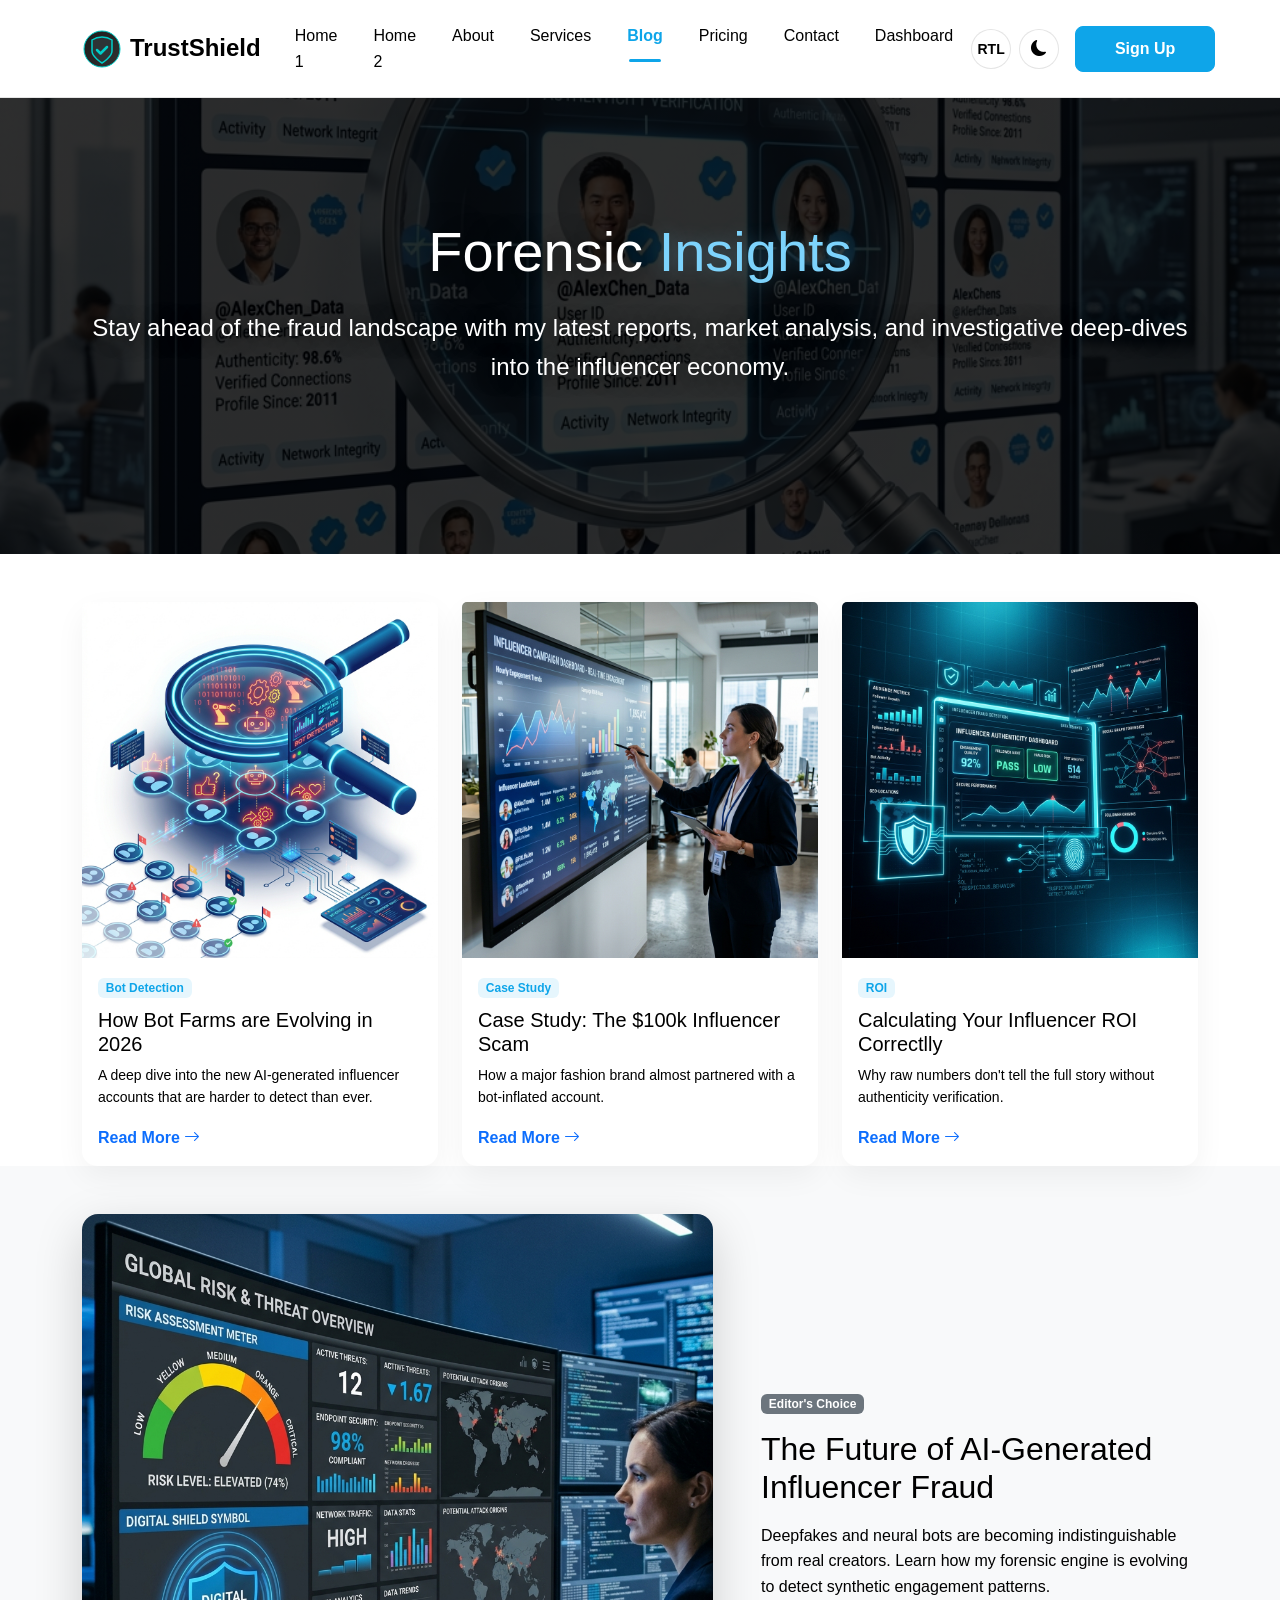
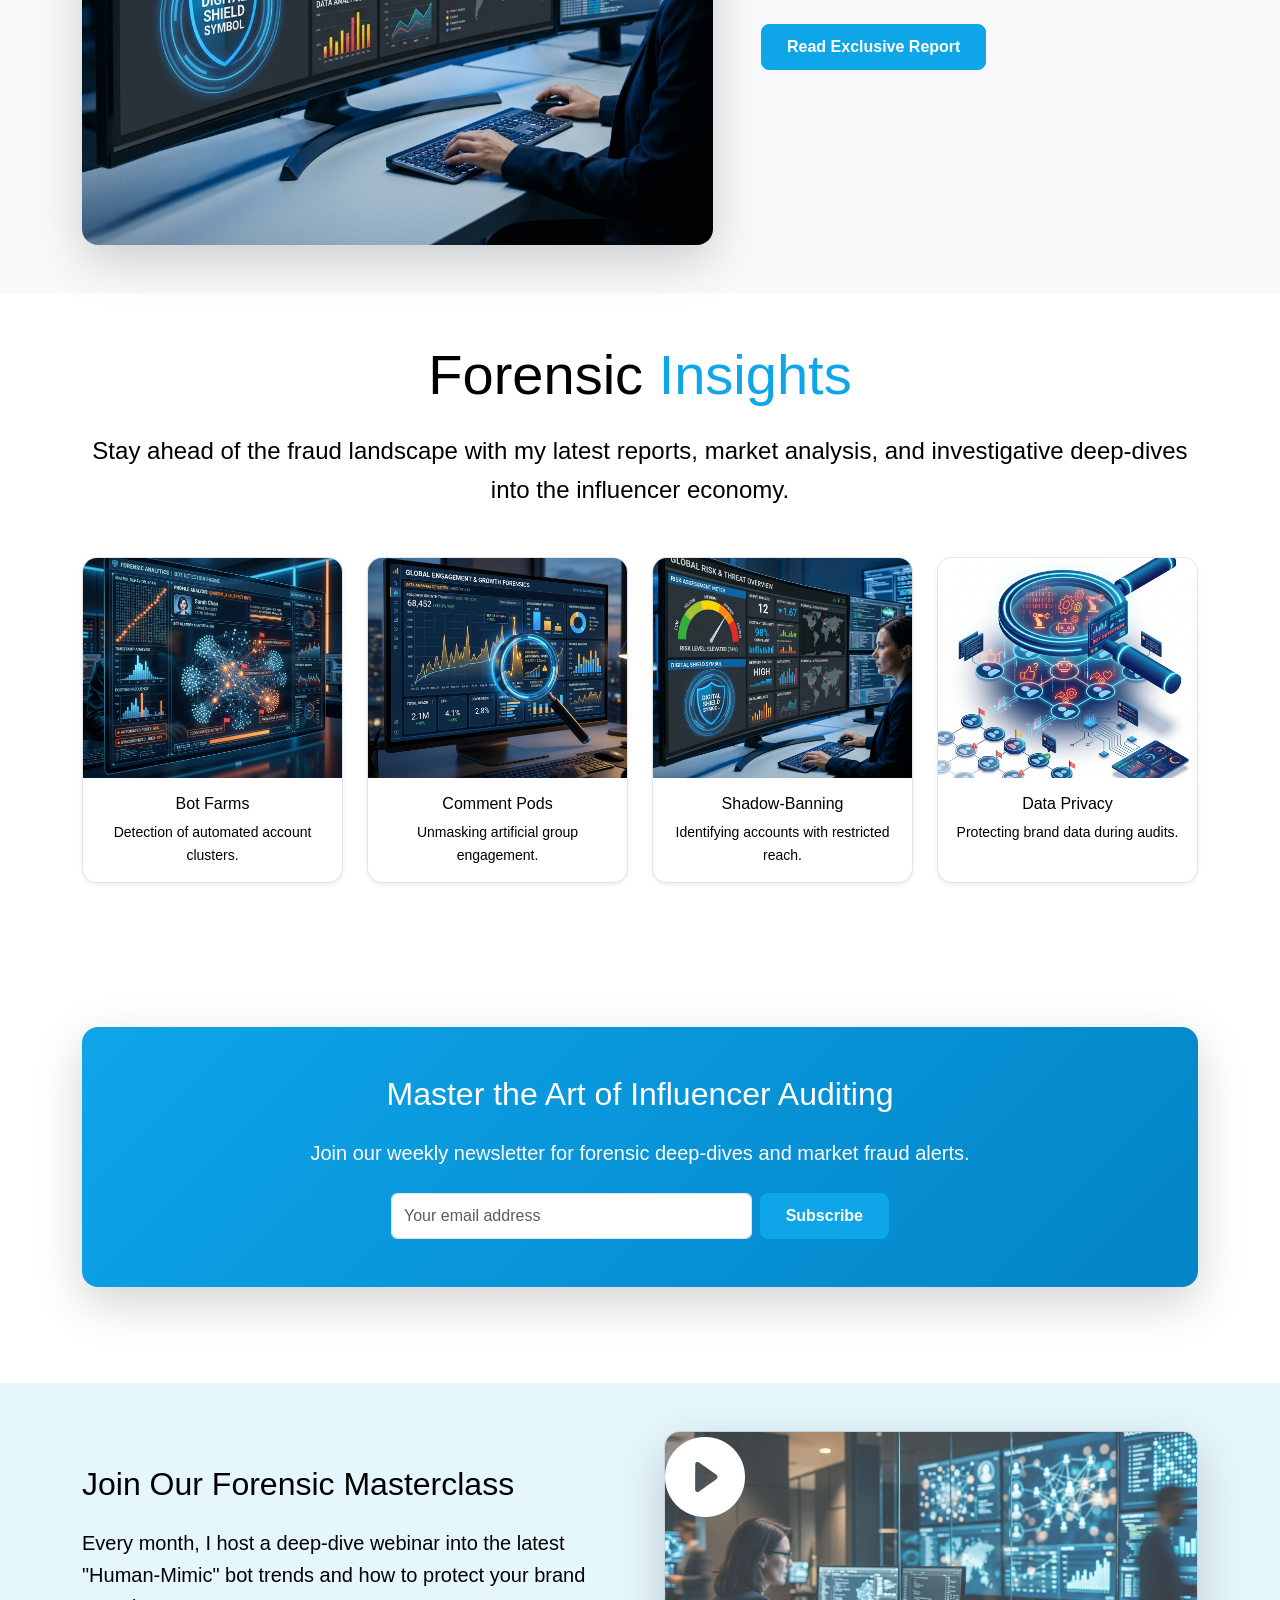
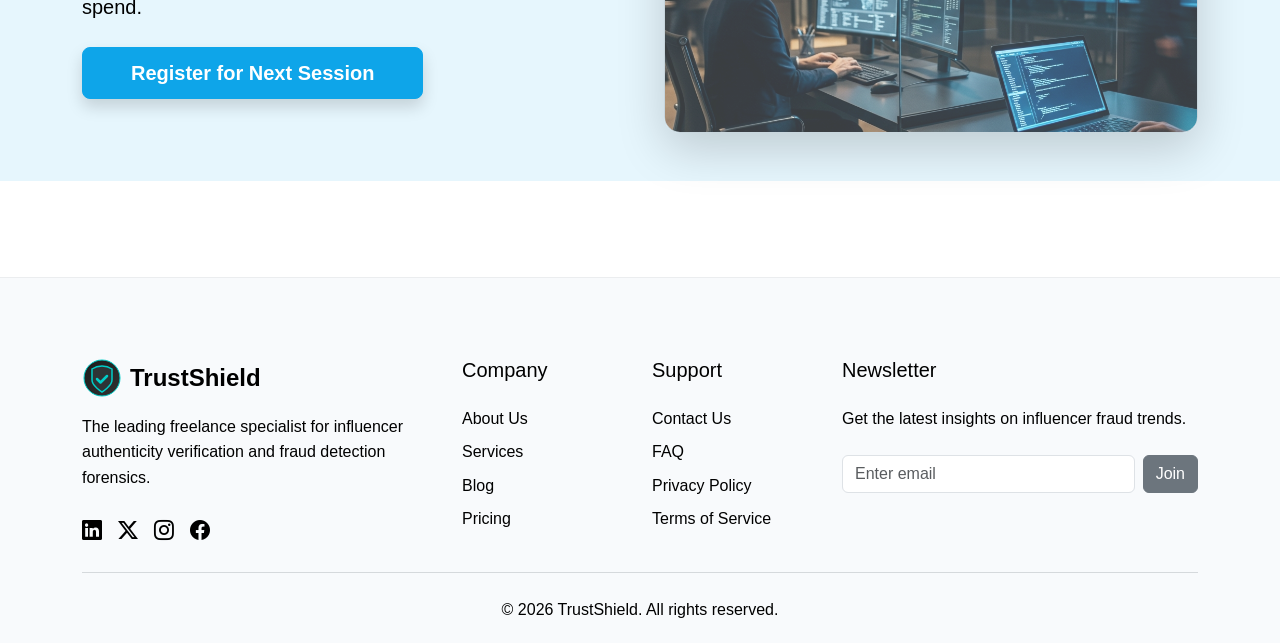
<file: blog.html>
<!DOCTYPE html>
<html lang="en" dir="ltr">
<head>
    <meta charset="UTF-8">
    <meta name="viewport" content="width=device-width, initial-scale=1.0">
    <title>Blog | TrustShield</title>
    <!-- Favicon -->
    <link rel="icon" type="image/svg+xml" href="assets/images/logo.svg">
    <link href="https://cdn.jsdelivr.net/npm/bootstrap@5.3.0/dist/css/bootstrap.min.css" rel="stylesheet">
    <link rel="stylesheet" href="https://cdn.jsdelivr.net/npm/bootstrap-icons@1.11.0/font/bootstrap-icons.css">
    <link rel="stylesheet" href="assets/css/style.css">
</head>
<body>

    <!-- Header -->
    <header class="navbar navbar-expand-lg sticky-top">
        <div class="container">
            <a class="navbar-brand d-flex align-items-center" href="index.html">
                <img src="assets/images/logo.svg" alt="TrustShield Logo" width="40" height="40" class="me-2">
                <span class="fw-bold fs-4">TrustShield</span>
            </a>
            
            <div class="d-flex align-items-center d-lg-none">
                <button id="rtlToggle" class="me-2" title="Toggle RTL">
                    <span class="small fw-bold">RTL</span>
                </button>
                <button id="themeToggle" class="me-2" title="Toggle Theme">
                    <i class="bi bi-moon-fill"></i>
                </button>
                <button class="navbar-toggler border-0" type="button" data-bs-toggle="offcanvas" data-bs-target="#mobileMenu">
                    <span class="navbar-toggler-icon"></span>
                </button>
            </div>

            <div class="collapse navbar-collapse" id="navbarNav">
                <ul class="navbar-nav mx-auto">
                    <li class="nav-item"><a class="nav-link" href="index.html">Home 1</a></li>
                    <li class="nav-item"><a class="nav-link" href="home-2.html">Home 2</a></li>
                    <li class="nav-item"><a class="nav-link" href="about.html">About</a></li>
                    <li class="nav-item"><a class="nav-link" href="services.html">Services</a></li>
                    <li class="nav-item"><a class="nav-link active" href="blog.html">Blog</a></li>
                    <li class="nav-item"><a class="nav-link" href="pricing.html">Pricing</a></li>
                    <li class="nav-item"><a class="nav-link" href="contact.html">Contact</a></li>
                    <li class="nav-item"><a class="nav-link" href="dashboard.html">Dashboard</a></li>
                </ul>
                <div class="d-flex align-items-center">
                    <button id="rtlToggle" class="me-2 d-none d-lg-block" title="Toggle RTL">
                        <span class="small fw-bold">RTL</span>
                    </button>
                    <button id="themeToggleDesktop" class="me-3 d-none d-lg-block" title="Toggle Theme">
                        <i class="bi bi-moon-fill"></i>
                    </button>
                    <a href="register.html" class="btn btn-primary btn-fixed">Sign Up</a>
                </div>
            </div>
        </div>
    </header>

    <!-- Mobile Menu Offcanvas -->
    <div class="offcanvas offcanvas-end" tabindex="-1" id="mobileMenu">
        <div class="offcanvas-header">
            <h5 class="offcanvas-title fw-bold">
                <img src="assets/images/logo.svg" alt="TrustShield Logo" width="30" height="30" class="me-2">
                TrustShield
            </h5>
            <button type="button" class="btn-close" data-bs-dismiss="offcanvas"></button>
        </div>
        <div class="offcanvas-body">
            <ul class="navbar-nav mb-4">
                <li class="nav-item"><a class="nav-link" href="index.html">Home 1</a></li>
                <li class="nav-item"><a class="nav-link" href="home-2.html">Home 2</a></li>
                <li class="nav-item"><a class="nav-link" href="about.html">About</a></li>
                <li class="nav-item"><a class="nav-link" href="services.html">Services</a></li>
                <li class="nav-item"><a class="nav-link active" href="blog.html">Blog</a></li>
                <li class="nav-item"><a class="nav-link" href="pricing.html">Pricing</a></li>
                <li class="nav-item"><a class="nav-link" href="contact.html">Contact</a></li>
                <li class="nav-item"><a class="nav-link" href="dashboard.html">Dashboard</a></li>
            </ul>
            <div class="d-grid gap-2">
                <a href="register.html" class="btn btn-primary">Sign Up</a>
            </div>
        </div>
    </div>

    <main>
        <section class="hero-section-blog hero-sm text-center">
            <div class="container text-center">
                <h1 class="display-4 fw-bold mb-4">Forensic <span class="text-secondary">Insights</span></h1>
                <p class="lead mb-5 fs-4">Stay ahead of the fraud landscape with my latest reports, market analysis, and investigative deep-dives into the influencer economy.</p>
            </div>
        </section>

        <section class="py-5">
            <div class="container">
                <div class="row g-4">
                    <!-- Blog 1 -->
                    <div class="col-md-4">
                        <div class="card h-100">
                            <img src="assets/images/audit.png" class="card-img-top" alt="Blog">
                            <div class="card-body d-flex flex-column">
                                <div class="mb-2"><span class="badge bg-secondary-light text-secondary">Bot Detection</span></div>
                                <h5 class="fw-bold">How Bot Farms are Evolving in 2026</h5>
                                <p class="small text-muted">A deep dive into the new AI-generated influencer accounts that are harder to detect than ever.</p>
                                <a href="blog-details.html" class="link-primary fw-bold text-decoration-none mt-auto">Read More <i class="bi bi-arrow-right"></i></a>
                            </div>
                        </div>
                    </div>
                    <!-- Blog 2 -->
                    <div class="col-md-4">
                        <div class="card h-100">
                            <img src="assets/images/engagement.png" class="card-img-top" alt="Blog">
                            <div class="card-body d-flex flex-column">
                                <div class="mb-2"><span class="badge bg-secondary-light text-secondary">Case Study</span></div>
                                <h5 class="fw-bold">Case Study: The $100k Influencer Scam</h5>
                                <p class="small text-muted">How a major fashion brand almost partnered with a bot-inflated account.</p>
                                <a href="blog-details.html" class="link-primary fw-bold text-decoration-none mt-auto">Read More <i class="bi bi-arrow-right"></i></a>
                            </div>
                        </div>
                    </div>
                    <!-- Blog 3 -->
                    <div class="col-md-4">
                        <div class="card h-100">
                            <img src="assets/images/hero.png" class="card-img-top" alt="Blog">
                            <div class="card-body d-flex flex-column">
                                <div class="mb-2"><span class="badge bg-secondary-light text-secondary">ROI</span></div>
                                <h5 class="fw-bold">Calculating Your Influencer ROI Correctlly</h5>
                                <p class="small text-muted">Why raw numbers don't tell the full story without authenticity verification.</p>
                                <a href="blog-details.html" class="link-primary fw-bold text-decoration-none mt-auto">Read More <i class="bi bi-arrow-right"></i></a>
                            </div>
                        </div>
                    </div>
                </div>
            </div>
        <!-- Featured Article -->
        <section class="py-5 bg-body-tertiary">
            <div class="container">
                <div class="row align-items-center g-5">
                    <div class="col-lg-7">
                        <img src="assets/images/risk_scoring.png" alt="Featured" class="img-fluid rounded-4 shadow-lg">
                    </div>
                    <div class="col-lg-5">
                        <span class="badge bg-secondary mb-3">Editor's Choice</span>
                        <h2 class="fw-bold mb-3">The Future of AI-Generated Influencer Fraud</h2>
                        <p class="text-muted mb-4">Deepfakes and neural bots are becoming indistinguishable from real creators. Learn how my forensic engine is evolving to detect synthetic engagement patterns.</p>
                        <a href="blog-details.html" class="btn btn-primary">Read Exclusive Report</a>
                    </div>
                </div>
            </div>
        </section>

        <!-- Fraud Categories -->
        <section class="py-5">
            <div class="container">
                <div class="text-center mb-5">
                        <h1 class="display-4 fw-bold mb-4">Forensic <span class="text-secondary">Insights</span></h1>
                        <p class="lead mb-5 fs-4">Stay ahead of the fraud landscape with my latest reports, market analysis, and investigative deep-dives into the influencer economy.</p>
                </div>
                <div class="row g-4">
                    <div class="col-md-3">
                        <div class="card border-0 shadow-sm data-card h-100 overflow-hidden">
                            <div class="service-img-container">
                                <img src="assets/images/bot_detection.png" class="service-img" alt="Bot Farms">
                            </div>
                            <div class="card-body text-center">
                                <h6 class="fw-bold">Bot Farms</h6>
                                <p class="small text-muted mb-0">Detection of automated account clusters.</p>
                            </div>
                        </div>
                    </div>
                    <div class="col-md-3">
                        <div class="card border-0 shadow-sm data-card h-100 overflow-hidden">
                            <div class="service-img-container">
                                <img src="assets/images/engagement_audit.png" class="service-img" alt="Comment Pods">
                            </div>
                            <div class="card-body text-center">
                                <h6 class="fw-bold">Comment Pods</h6>
                                <p class="small text-muted mb-0">Unmasking artificial group engagement.</p>
                            </div>
                        </div>
                    </div>
                    <div class="col-md-3">
                        <div class="card border-0 shadow-sm data-card h-100 overflow-hidden">
                            <div class="service-img-container">
                                <img src="assets/images/risk_scoring.png" class="service-img" alt="Shadow-Banning">
                            </div>
                            <div class="card-body text-center">
                                <h6 class="fw-bold">Shadow-Banning</h6>
                                <p class="small text-muted mb-0">Identifying accounts with restricted reach.</p>
                            </div>
                        </div>
                    </div>
                    <div class="col-md-3">
                        <div class="card border-0 shadow-sm data-card h-100 overflow-hidden">
                            <div class="service-img-container">
                                <img src="assets/images/audit.png" class="service-img" alt="Data Privacy">
                            </div>
                            <div class="card-body text-center">
                                <h6 class="fw-bold">Data Privacy</h6>
                                <p class="small text-muted mb-0">Protecting brand data during audits.</p>
                            </div>
                        </div>
                    </div>
                </div>
            </div>
        </section>

        <!-- CTA Section -->
        <section class="py-5 my-lg-5">
            <div class="container">
                <div class="cta-box p-5 rounded-4 text-center shadow-lg">
                    <h2 class="fw-bold mb-4">Master the Art of Influencer Auditing</h2>
                    <p class="lead mb-4">Join our weekly newsletter for forensic deep-dives and market fraud alerts.</p>
                    <div class="row justify-content-center">
                        <div class="col-md-6">
                            <form class="d-flex gap-2">
                                <input type="email" class="form-control" placeholder="Your email address">
                                <button class="btn btn-primary" type="submit">Subscribe</button>
                            </form>
                        </div>
                    </div>
                </div>
            </div>
        </section>
        <!-- Expert Webinars -->
        <section class="py-5 bg-secondary-light my-lg-5">
            <div class="container">
                <div class="row align-items-center g-5">
                    <div class="col-lg-6">
                        <h2 class="fw-bold mb-4">Join Our Forensic Masterclass</h2>
                        <p class="lead text-muted mb-4">Every month, I host a deep-dive webinar into the latest "Human-Mimic" bot trends and how to protect your brand spend.</p>
                        <a href="#" class="btn btn-primary btn-lg px-5 shadow">Register for Next Session</a>
                    </div>
                    <div class="col-lg-6">
                        <div class="ratio ratio-16x9 shadow-lg rounded-4 overflow-hidden border border-secondary border-opacity-25">
                            <img src="assets/images/hero-2.png" alt="Webinar" class="object-fit-cover opacity-75">
                            <div class="position-absolute top-50 start-50 translate-middle">
                                <i class="bi bi-play-circle-fill display-1 text-white"></i>
                            </div>
                        </div>
                    </div>
                </div>
            </div>
        </section>
    </main>

    <!-- Footer -->
    <footer>
        <div class="container">
            <div class="row g-4">
                <!-- Column 1: Brand -->
                <div class="col-lg-4 col-md-6">
                    <a class="navbar-brand d-flex align-items-center mb-3" href="index.html">
                        <img src="assets/images/logo.svg" alt="TrustShield Logo" width="40" height="40" class="me-2">
                        <span class="fw-bold fs-4">TrustShield</span>
                    </a>
                    <p class="text-muted mb-4">The leading freelance specialist for influencer authenticity verification and fraud detection forensics.</p>
                    <div class="social-links d-flex gap-3">
                        <a href="#"><i class="bi bi-linkedin fs-5"></i></a>
                        <a href="#"><i class="bi bi-twitter-x fs-5"></i></a>
                        <a href="#"><i class="bi bi-instagram fs-5"></i></a>
                        <a href="#"><i class="bi bi-facebook fs-5"></i></a>
                    </div>
                </div>
                <!-- Column 2: Company -->
                <div class="col-lg-2 col-md-6">
                    <h5 class="fw-bold mb-4">Company</h5>
                    <ul class="list-unstyled">
                        <li class="mb-2"><a href="about.html">About Us</a></li>
                        <li class="mb-2"><a href="services.html">Services</a></li>
                        <li class="mb-2"><a href="blog.html">Blog</a></li>
                        <li class="mb-2"><a href="pricing.html">Pricing</a></li>
                    </ul>
                </div>
                <!-- Column 3: Support -->
                <div class="col-lg-2 col-md-6">
                    <h5 class="fw-bold mb-4">Support</h5>
                    <ul class="list-unstyled">
                        <li class="mb-2"><a href="contact.html">Contact Us</a></li>
                        <li class="mb-2"><a href="faq.html">FAQ</a></li>
                        <li class="mb-2"><a href="privacy.html">Privacy Policy</a></li>
                        <li class="mb-2"><a href="terms.html">Terms of Service</a></li>
                    </ul>
                </div>
                <!-- Column 4: Newsletter -->
                <div class="col-lg-4 col-md-6">
                    <h5 class="fw-bold mb-4">Newsletter</h5>
                    <p class="text-muted mb-4">Get the latest insights on influencer fraud trends.</p>
                    <form class="d-flex gap-2">
                        <input type="email" class="form-control" placeholder="Enter email">
                        <button class="btn btn-secondary" type="submit">Join</button>
                    </form>
                </div>
            </div>
            <hr class="my-4 border-secondary opacity-25">
            <div class="row align-items-center">
                <div class="col-12 text-center">
                    <p class="mb-0 text-muted">&copy; 2026 TrustShield. All rights reserved.</p>
                </div>
            </div>
        </div>
    </footer>

    <!-- Back to Top Button -->
    <button id="backToTop" class="btn btn-secondary btn-lg rounded-circle">
        <i class="bi bi-arrow-up"></i>
    </button>

    <script src="https://cdn.jsdelivr.net/npm/bootstrap@5.3.0/dist/js/bootstrap.bundle.min.js"></script>
    <script src="assets/js/main.js"></script>
</body>
</html>
</file>
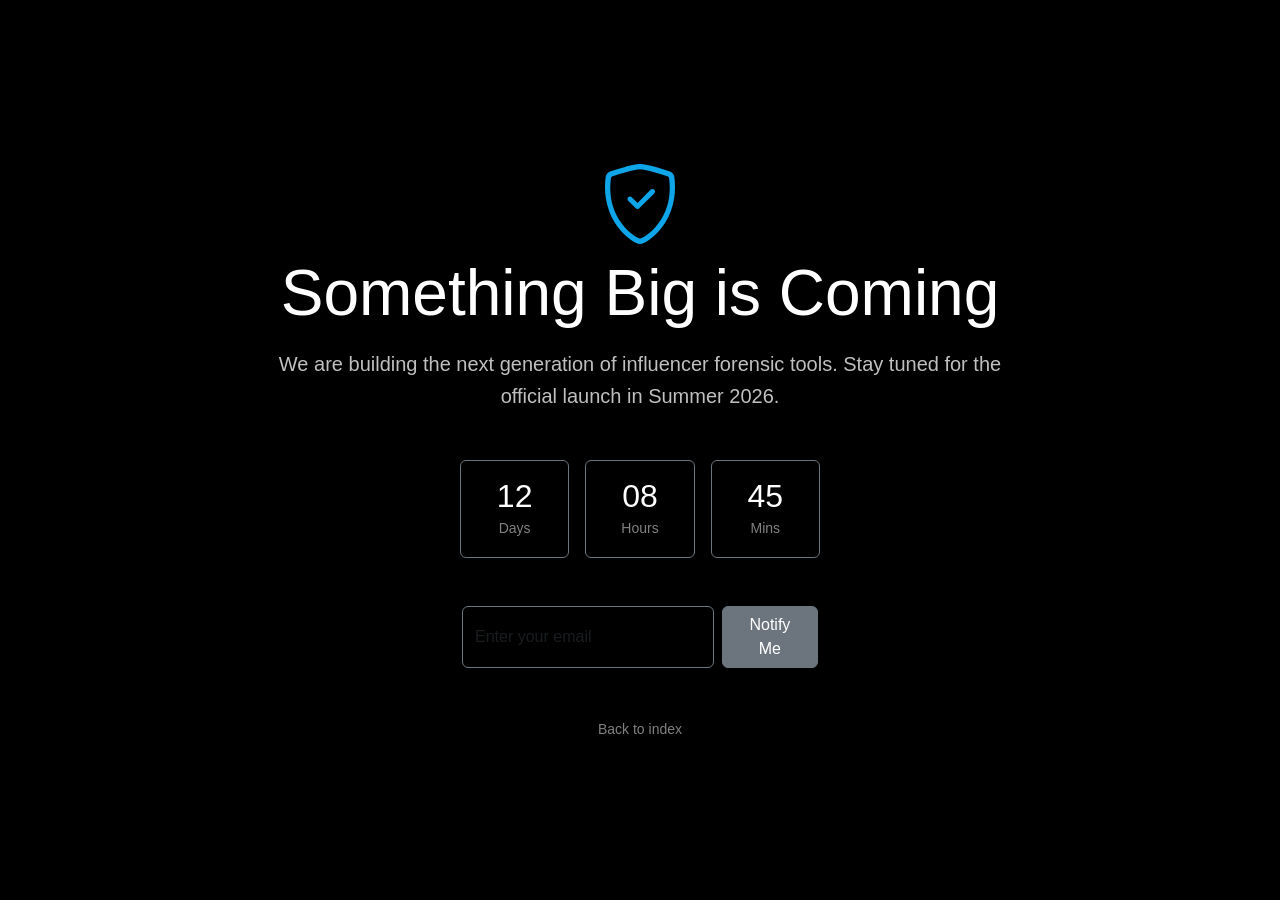
<file: coming-soon.html>
<!DOCTYPE html>
<html lang="en" dir="ltr">
<head>
    <meta charset="UTF-8">
    <meta name="viewport" content="width=device-width, initial-scale=1.0">
    <title>Coming Soon | TrustShield</title>
    <link href="https://cdn.jsdelivr.net/npm/bootstrap@5.3.0/dist/css/bootstrap.min.css" rel="stylesheet">
    <link rel="stylesheet" href="https://cdn.jsdelivr.net/npm/bootstrap-icons@1.11.0/font/bootstrap-icons.css">
    <link rel="stylesheet" href="assets/css/style.css">
</head>
<body class="bg-primary text-white">
    <div class="container">
        <div class="row min-vh-100 align-items-center justify-content-center text-center">
            <div class="col-md-8">
                <i class="bi bi-shield-check text-secondary display-1 mb-4"></i>
                <h1 class="display-3 fw-bold mb-3">Something Big is Coming</h1>
                <p class="lead mb-5 opacity-75">We are building the next generation of influencer forensic tools. Stay tuned for the official launch in Summer 2026.</p>
                
                <div class="row g-3 justify-content-center mb-5">
                    <div class="col-3 col-md-2">
                        <div class="p-3 border border-secondary rounded">
                            <h2 class="fw-bold mb-0">12</h2>
                            <small class="opacity-50">Days</small>
                        </div>
                    </div>
                    <div class="col-3 col-md-2">
                        <div class="p-3 border border-secondary rounded">
                            <h2 class="fw-bold mb-0">08</h2>
                            <small class="opacity-50">Hours</small>
                        </div>
                    </div>
                    <div class="col-3 col-md-2">
                        <div class="p-3 border border-secondary rounded">
                            <h2 class="fw-bold mb-0">45</h2>
                            <small class="opacity-50">Mins</small>
                        </div>
                    </div>
                </div>

                <div class="row justify-content-center">
                    <div class="col-md-6">
                        <form class="d-flex gap-2">
                            <input type="email" class="form-control bg-transparent border-secondary text-white" placeholder="Enter your email">
                            <button class="btn btn-secondary px-4">Notify Me</button>
                        </form>
                    </div>
                </div>
                
                <div class="mt-5">
                    <a href="index.html" class="text-white opacity-50 text-decoration-none small">Back to index</a>
                </div>
            </div>
        </div>
    </div>
</body>
</html>
</file>
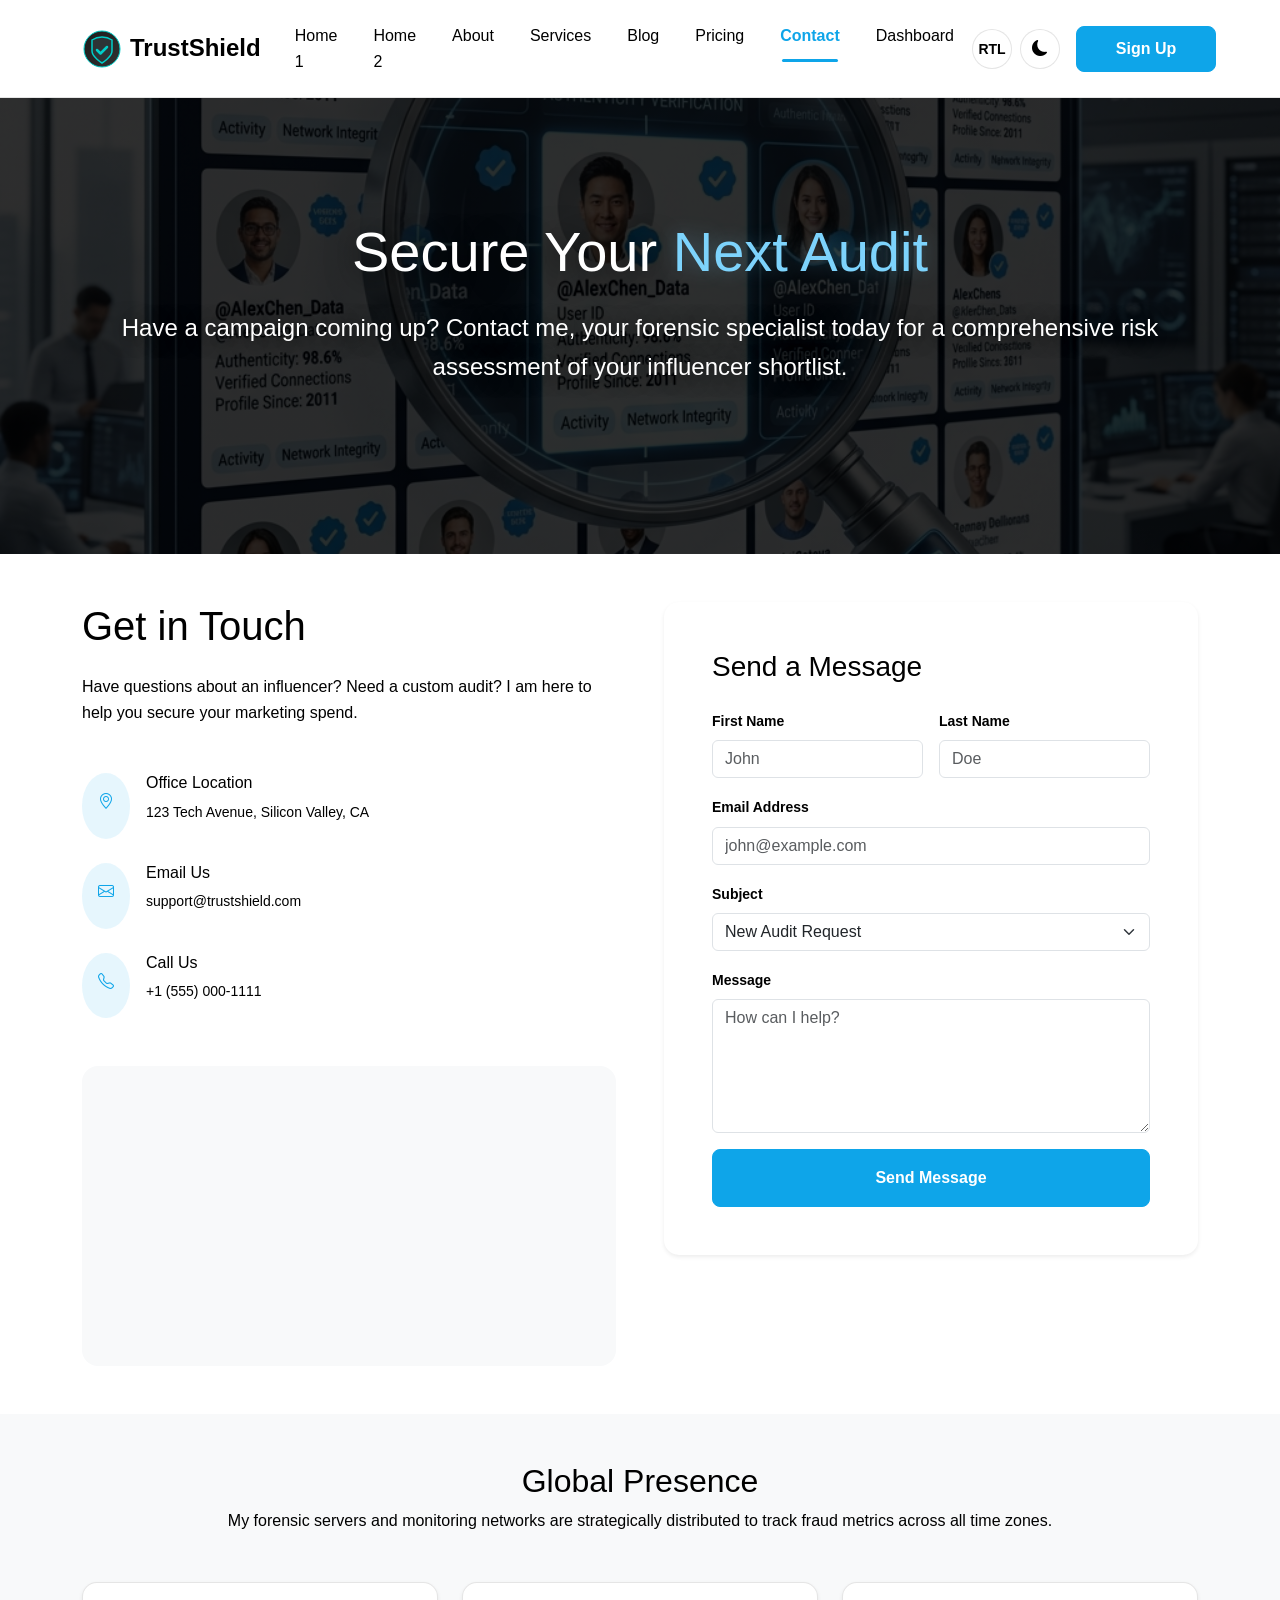
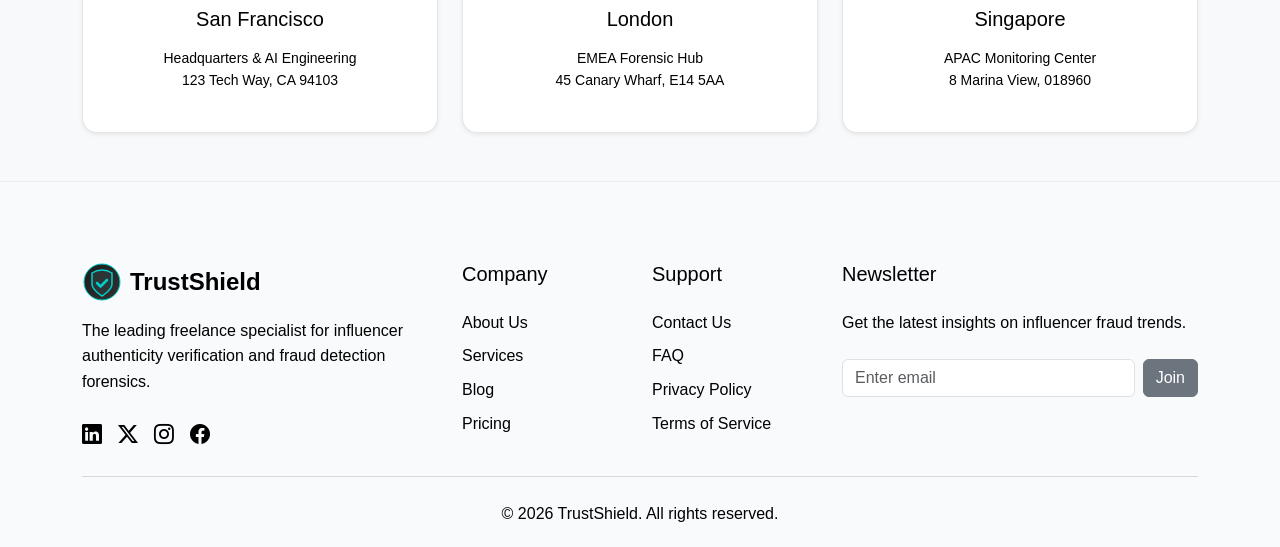
<file: contact.html>
<!DOCTYPE html>
<html lang="en" dir="ltr">
<head>
    <meta charset="UTF-8">
    <meta name="viewport" content="width=device-width, initial-scale=1.0">
    <title>Contact Us | TrustShield</title>
    <!-- Favicon -->
    <link rel="icon" type="image/svg+xml" href="assets/images/logo.svg">
    <link href="https://cdn.jsdelivr.net/npm/bootstrap@5.3.0/dist/css/bootstrap.min.css" rel="stylesheet">
    <link rel="stylesheet" href="https://cdn.jsdelivr.net/npm/bootstrap-icons@1.11.0/font/bootstrap-icons.css">
    <link rel="stylesheet" href="assets/css/style.css">
</head>
<body>

    <!-- Header -->
    <header class="navbar navbar-expand-lg sticky-top">
        <div class="container">
            <a class="navbar-brand d-flex align-items-center" href="index.html">
                <img src="assets/images/logo.svg" alt="TrustShield Logo" width="40" height="40" class="me-2">
                <span class="fw-bold fs-4">TrustShield</span>
            </a>
            
            <div class="d-flex align-items-center d-lg-none">
                <button id="rtlToggle" class="me-2" title="Toggle RTL">
                    <span class="small fw-bold">RTL</span>
                </button>
                <button id="themeToggle" class="me-2" title="Toggle Theme">
                    <i class="bi bi-moon-fill"></i>
                </button>
                <button class="navbar-toggler border-0" type="button" data-bs-toggle="offcanvas" data-bs-target="#mobileMenu">
                    <span class="navbar-toggler-icon"></span>
                </button>
            </div>

            <div class="collapse navbar-collapse" id="navbarNav">
                <ul class="navbar-nav mx-auto">
                    <li class="nav-item"><a class="nav-link" href="index.html">Home 1</a></li>
                    <li class="nav-item"><a class="nav-link" href="home-2.html">Home 2</a></li>
                    <li class="nav-item"><a class="nav-link" href="about.html">About</a></li>
                    <li class="nav-item"><a class="nav-link" href="services.html">Services</a></li>
                    <li class="nav-item"><a class="nav-link" href="blog.html">Blog</a></li>
                    <li class="nav-item"><a class="nav-link" href="pricing.html">Pricing</a></li>
                    <li class="nav-item"><a class="nav-link active" href="contact.html">Contact</a></li>
                    <li class="nav-item"><a class="nav-link" href="dashboard.html">Dashboard</a></li>
                </ul>
                <div class="d-flex align-items-center">
                    <button id="rtlToggle" class="me-2 d-none d-lg-block" title="Toggle RTL">
                        <span class="small fw-bold">RTL</span>
                    </button>
                    <button id="themeToggleDesktop" class="me-3 d-none d-lg-block" title="Toggle Theme">
                        <i class="bi bi-moon-fill"></i>
                    </button>
                    <a href="register.html" class="btn btn-primary btn-fixed">Sign Up</a>
                </div>
            </div>
        </div>
    </header>

    <!-- Mobile Menu Offcanvas -->
    <div class="offcanvas offcanvas-end" tabindex="-1" id="mobileMenu">
        <div class="offcanvas-header">
            <h5 class="offcanvas-title fw-bold">
                <img src="assets/images/logo.svg" alt="TrustShield Logo" width="30" height="30" class="me-2">
                TrustShield
            </h5>
            <button type="button" class="btn-close" data-bs-dismiss="offcanvas"></button>
        </div>
        <div class="offcanvas-body">
            <ul class="navbar-nav mb-4">
                <li class="nav-item"><a class="nav-link" href="index.html">Home 1</a></li>
                <li class="nav-item"><a class="nav-link" href="home-2.html">Home 2</a></li>
                <li class="nav-item"><a class="nav-link" href="about.html">About</a></li>
                <li class="nav-item"><a class="nav-link" href="services.html">Services</a></li>
                <li class="nav-item"><a class="nav-link" href="blog.html">Blog</a></li>
                <li class="nav-item"><a class="nav-link" href="pricing.html">Pricing</a></li>
                <li class="nav-item"><a class="nav-link active" href="contact.html">Contact</a></li>
                <li class="nav-item"><a class="nav-link" href="dashboard.html">Dashboard</a></li>
            </ul>
            <div class="d-grid gap-2">
                <a href="register.html" class="btn btn-primary">Sign Up</a>
            </div>
        </div>
    </div>

    <main>
        <section class="hero-section-contact hero-sm text-center">
            <div class="container">
                <h1 class="display-4 fw-bold mb-4">Secure Your <span class="text-secondary">Next Audit</span></h1>
                <p class="lead mb-5 fs-4">Have a campaign coming up? Contact me, your forensic specialist today for a comprehensive risk assessment of your influencer shortlist.</p>
            </div>
        </section>

        <section class="py-5">
            <div class="container">
                <div class="row g-5">
                    <div class="col-lg-6">
                        <h1 class="fw-bold mb-4">Get in Touch</h1>
                        <p class="text-muted mb-5">Have questions about an influencer? Need a custom audit? I am here to help you secure your marketing spend.</p>
                        
                        <div class="d-flex mb-4">
                            <div class="bg-secondary-light p-3 rounded-circle me-3"><i class="bi bi-geo-alt text-secondary"></i></div>
                            <div>
                                <h6 class="fw-bold">Office Location</h6>
                                <p class="small text-muted">123 Tech Avenue, Silicon Valley, CA</p>
                            </div>
                        </div>
                        <div class="d-flex mb-4">
                            <div class="bg-secondary-light p-3 rounded-circle me-3"><i class="bi bi-envelope text-secondary"></i></div>
                            <div>
                                <h6 class="fw-bold">Email Us</h6>
                                <p class="small text-muted">support@trustshield.com</p>
                            </div>
                        </div>
                        <div class="d-flex mb-5">
                            <div class="bg-secondary-light p-3 rounded-circle me-3"><i class="bi bi-telephone text-secondary"></i></div>
                            <div>
                                <h6 class="fw-bold">Call Us</h6>
                                <p class="small text-muted">+1 (555) 000-1111</p>
                            </div>
                        </div>

                        <!-- Google Map Placeholder -->
                        <div class="bg-light rounded-4 overflow-hidden" style="height: 300px;">
                            <iframe src="https://www.google.com/maps/embed?pb=!1m18!1m12!1m3!1d3168.639290622367!2d-122.0842499!3d37.4219999!2m3!1f0!2f0!3f0!3m2!1i1024!2i768!4f13.1!3m3!1m2!1s0x808fba02425dad8f%3A0x512245debb733e14!2sGoogleplex!5e0!3m2!1sen!2sus!4v1625584570000!5m2!1sen!2sus" width="100%" height="100%" style="border:0;" allowfullscreen="" loading="lazy"></iframe>
                        </div>
                    </div>

                    <div class="col-lg-6">
                        <div class="card p-5 border-0 shadow-sm">
                            <h3 class="fw-bold mb-4">Send a Message</h3>
                            <form>
                                <div class="row g-3">
                                    <div class="col-md-6">
                                        <label class="form-label small fw-bold">First Name</label>
                                        <input type="text" class="form-control" placeholder="John">
                                    </div>
                                    <div class="col-md-6">
                                        <label class="form-label small fw-bold">Last Name</label>
                                        <input type="text" class="form-control" placeholder="Doe">
                                    </div>
                                    <div class="col-12">
                                        <label class="form-label small fw-bold">Email Address</label>
                                        <input type="email" class="form-control" placeholder="john@example.com">
                                    </div>
                                    <div class="col-12">
                                        <label class="form-label small fw-bold">Subject</label>
                                        <select class="form-select">
                                            <option>New Audit Request</option>
                                            <option>Agency Partnership</option>
                                            <option>General Inquiry</option>
                                        </select>
                                    </div>
                                    <div class="col-12">
                                        <label class="form-label small fw-bold">Message</label>
                                        <textarea class="form-control" rows="5" placeholder="How can I help?"></textarea>
                                    </div>
                                    <div class="col-12">
                                        <button class="btn btn-primary w-100 py-3">Send Message</button>
                                    </div>
                                </div>
                            </form>
                        </div>
                    </div>
                </div>
            </div>
        </section>
        <!-- Support Hubs -->
        <section class="py-5 bg-light">
            <div class="container">
                <div class="text-center mb-5">
                    <h2 class="fw-bold">Global Presence</h2>
                    <p class="text-muted">My forensic servers and monitoring networks are strategically distributed to track fraud metrics across all time zones.</p>
                </div>
                <div class="row g-4 text-center">
                    <div class="col-md-4">
                        <div class="card p-4 border-0 shadow-sm data-card h-100">
                            <h5 class="fw-bold mb-3">San Francisco</h5>
                            <p class="small text-muted mb-0">Headquarters & AI Engineering</p>
                            <p class="small text-muted">123 Tech Way, CA 94103</p>
                        </div>
                    </div>
                    <div class="col-md-4">
                        <div class="card p-4 border-0 shadow-sm data-card h-100">
                            <h5 class="fw-bold mb-3">London</h5>
                            <p class="small text-muted mb-0">EMEA Forensic Hub</p>
                            <p class="small text-muted">45 Canary Wharf, E14 5AA</p>
                        </div>
                    </div>
                    <div class="col-md-4">
                        <div class="card p-4 border-0 shadow-sm data-card h-100">
                            <h5 class="fw-bold mb-3">Singapore</h5>
                            <p class="small text-muted mb-0">APAC Monitoring Center</p>
                            <p class="small text-muted">8 Marina View, 018960</p>
                        </div>
                    </div>
                </div>
            </div>
        </section>
    </main>

    <!-- Footer -->
    <footer>
        <div class="container">
            <div class="row g-4">
                <!-- Column 1: Brand -->
                <div class="col-lg-4 col-md-6">
                    <a class="navbar-brand d-flex align-items-center mb-3" href="index.html">
                        <img src="assets/images/logo.svg" alt="TrustShield Logo" width="40" height="40" class="me-2">
                        <span class="fw-bold fs-4">TrustShield</span>
                    </a>
                    <p class="text-muted mb-4">The leading freelance specialist for influencer authenticity verification and fraud detection forensics.</p>
                    <div class="social-links d-flex gap-3">
                        <a href="#"><i class="bi bi-linkedin fs-5"></i></a>
                        <a href="#"><i class="bi bi-twitter-x fs-5"></i></a>
                        <a href="#"><i class="bi bi-instagram fs-5"></i></a>
                        <a href="#"><i class="bi bi-facebook fs-5"></i></a>
                    </div>
                </div>
                <!-- Column 2: Company -->
                <div class="col-lg-2 col-md-6">
                    <h5 class="fw-bold mb-4">Company</h5>
                    <ul class="list-unstyled">
                        <li class="mb-2"><a href="about.html">About Us</a></li>
                        <li class="mb-2"><a href="services.html">Services</a></li>
                        <li class="mb-2"><a href="blog.html">Blog</a></li>
                        <li class="mb-2"><a href="pricing.html">Pricing</a></li>
                    </ul>
                </div>
                <!-- Column 3: Support -->
                <div class="col-lg-2 col-md-6">
                    <h5 class="fw-bold mb-4">Support</h5>
                    <ul class="list-unstyled">
                        <li class="mb-2"><a href="contact.html">Contact Us</a></li>
                        <li class="mb-2"><a href="faq.html">FAQ</a></li>
                        <li class="mb-2"><a href="privacy.html">Privacy Policy</a></li>
                        <li class="mb-2"><a href="terms.html">Terms of Service</a></li>
                    </ul>
                </div>
                <!-- Column 4: Newsletter -->
                <div class="col-lg-4 col-md-6">
                    <h5 class="fw-bold mb-4">Newsletter</h5>
                    <p class="text-muted mb-4">Get the latest insights on influencer fraud trends.</p>
                    <form class="d-flex gap-2">
                        <input type="email" class="form-control" placeholder="Enter email">
                        <button class="btn btn-secondary" type="submit">Join</button>
                    </form>
                </div>
            </div>
            <hr class="my-4 border-secondary opacity-25">
            <div class="row align-items-center">
                <div class="col-12 text-center">
                    <p class="mb-0 text-muted">&copy; 2026 TrustShield. All rights reserved.</p>
                </div>
            </div>
        </div>
    </footer>

    <!-- Back to Top Button -->
    <button id="backToTop" class="btn btn-secondary btn-lg rounded-circle">
        <i class="bi bi-arrow-up"></i>
    </button>

    <script src="https://cdn.jsdelivr.net/npm/bootstrap@5.3.0/dist/js/bootstrap.bundle.min.js"></script>
    <script src="assets/js/main.js"></script>
</body>
</html>
</file>
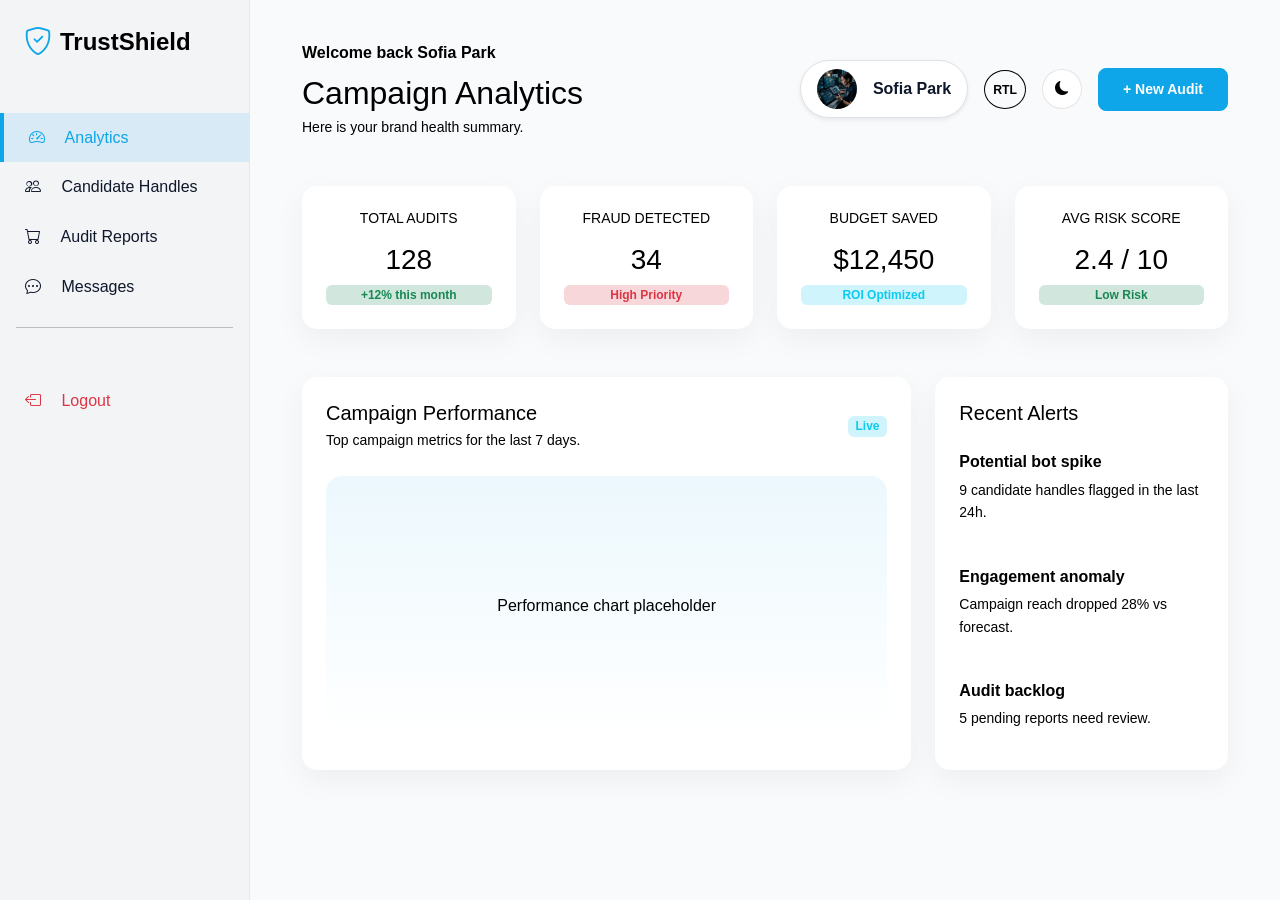
<file: dashboard.html>
<!DOCTYPE html>
<html lang="en" dir="ltr">
<head>
    <meta charset="UTF-8">
    <meta name="viewport" content="width=device-width, initial-scale=1.0">
    <title>Dashboard | TrustShield</title>
    <link rel="icon" href="assets/images/logo.svg">
    <link rel="shortcut icon" href="assets/images/logo.svg">
    <link href="https://cdn.jsdelivr.net/npm/bootstrap@5.3.0/dist/css/bootstrap.min.css" rel="stylesheet">
    <link rel="stylesheet" href="https://cdn.jsdelivr.net/npm/bootstrap-icons@1.11.0/font/bootstrap-icons.css">
    <link rel="stylesheet" href="assets/css/style.css">
</head>
<body>

    <!-- Sidebar -->
    <div class="sidebar d-none d-lg-block">
        <div class="px-4 mb-5">
            <a class="navbar-brand d-flex align-items-center text-white" href="index.html">
                <i class="bi bi-shield-check text-secondary me-2 fs-3"></i>
                <span class="fw-bold fs-4">TrustShield</span>
            </a>
        </div>
        <nav>
            <a href="#analytics" class="sidebar-link active"><i class="bi bi-speedometer2 me-3"></i> Analytics</a>
            <a href="#users" class="sidebar-link"><i class="bi bi-people me-3"></i> Candidate Handles</a>
            <a href="#orders" class="sidebar-link"><i class="bi bi-cart me-3"></i> Audit Reports</a>
            <a href="#messages" class="sidebar-link"><i class="bi bi-chat-dots me-3"></i> Messages</a>
            <hr class="mx-3 opacity-25">
            <a href="index.html" class="sidebar-link text-danger mt-5"><i class="bi bi-box-arrow-left me-3"></i> Logout</a>
        </nav>
    </div>

    <!-- Mobile Dashboard Header -->
    <div class="mobile-dashboard-header d-lg-none p-3 d-flex justify-content-between align-items-center sticky-top">
        <a class="navbar-brand d-flex align-items-center" href="index.html">
            <i class="bi bi-shield-check text-secondary me-2 fs-4"></i>
            <span class="fw-bold fs-5">TrustShield</span>
        </a>
        <div class="d-flex align-items-center">
            <button id="rtlToggle" class="btn btn-link me-2 p-0 rtl-toggle">
                <span class="small fw-bold">RTL</span>
            </button>
            <button id="themeToggleDesktop" class="btn btn-link me-2 p-0">
                <i class="bi bi-moon-fill"></i>
            </button>
            <button class="btn btn-link p-0" data-bs-toggle="offcanvas" data-bs-target="#sidebarMobile">
                <i class="bi bi-list fs-2"></i>
            </button>
        </div>
    </div>

    <!-- Mobile Sidebar Offcanvas -->
    <div class="offcanvas offcanvas-end" tabindex="-1" id="sidebarMobile" style="width: 250px;">
        <div class="offcanvas-header">
            <a class="navbar-brand d-flex align-items-center" href="index.html">
                <i class="bi bi-shield-check text-secondary me-2 fs-4"></i>
                <span class="fw-bold fs-5 mb-0">TrustShield</span>
            </a>
            <button type="button" class="btn-close" data-bs-dismiss="offcanvas"></button>
        </div>
        <div class="offcanvas-body p-0">
            <nav class="sidebar-nav">
                <a href="#analytics" class="sidebar-link active"><i class="bi bi-speedometer2 me-3"></i> Analytics</a>
                <a href="#users" class="sidebar-link"><i class="bi bi-people me-3"></i> Candidates</a>
                <a href="#orders" class="sidebar-link"><i class="bi bi-cart me-3"></i> Reports</a>
                <a href="#messages" class="sidebar-link"><i class="bi bi-chat-dots me-3"></i> Messages</a>
            </nav>
        </div>
    </div>

    <!-- Main Content -->
    <div class="main-content">
        <div class="container-fluid">
            <!-- Header Section -->
            <div class="d-flex justify-content-between align-items-center mb-5 flex-wrap gap-3">
                <div>
                    <div class="welcome-top mb-2">
                        <p class="mb-0 small text-muted">Welcome back Sofia Park</p>
                    </div>
                    <h2 class="fw-bold mb-1">Campaign Analytics</h2>
                    <p class="text-muted small mb-0">Here is your brand health summary.</p>
                </div>
                <div class="d-flex align-items-center gap-3">
                    <div class="user-profile-pill d-none d-md-flex align-items-center rounded-pill px-3 py-2 border bg-white shadow-sm">
                        <img src="assets/images/expert_review.png" alt="User avatar" class="rounded-circle" width="40" height="40">
                        <div class="ms-3 text-end">
                            <p class="mb-0 fw-bold">Sofia Park</p>
                        </div>
                    </div>
                    <button class="btn btn-outline-secondary btn-sm rounded-circle p-2 rtl-toggle">
                        <span class="small fw-bold">RTL</span>
                    </button>
                    <button id="themeToggle" class="btn btn-outline-secondary btn-sm rounded-circle p-2">
                        <i class="bi bi-moon-fill"></i>
                    </button>
                    <button class="btn btn-primary btn-sm px-4">+ New Audit</button>
                </div>
            </div>

            <!-- Sections -->
            <section id="analytics" class="dashboard-section active">
                <!-- Stats Row -->
                <div class="row g-4 mb-5">
                    <div class="col-12 col-sm-6 col-lg-3">
                        <div class="card p-4 text-center">
                            <h6 class="text-muted small fw-bold mb-3">TOTAL AUDITS</h6>
                            <h3 class="fw-bold mb-0">128</h3>
                            <span class="badge bg-success-subtle text-success mt-2 small">+12% this month</span>
                        </div>
                    </div>
                    <div class="col-12 col-sm-6 col-lg-3">
                        <div class="card p-4 text-center">
                            <h6 class="text-muted small fw-bold mb-3">FRAUD DETECTED</h6>
                            <h3 class="fw-bold mb-0">34</h3>
                            <span class="badge bg-danger-subtle text-danger mt-2 small">High Priority</span>
                        </div>
                    </div>
                    <div class="col-12 col-sm-6 col-lg-3">
                        <div class="card p-4 text-center">
                            <h6 class="text-muted small fw-bold mb-3">BUDGET SAVED</h6>
                            <h3 class="fw-bold mb-0">$12,450</h3>
                            <span class="badge bg-info-subtle text-info mt-2 small">ROI Optimized</span>
                        </div>
                    </div>
                    <div class="col-12 col-sm-6 col-lg-3">
                        <div class="card p-4 text-center">
                            <h6 class="text-muted small fw-bold mb-3">AVG RISK SCORE</h6>
                            <h3 class="fw-bold mb-0">2.4 / 10</h3>
                            <span class="badge bg-success-subtle text-success mt-2 small">Low Risk</span>
                        </div>
                    </div>
                </div>
                <div class="row g-4">
                    <div class="col-lg-8">
                        <div class="card p-4 h-100">
                            <div class="d-flex justify-content-between align-items-center mb-4">
                                <div>
                                    <h5 class="fw-bold mb-1">Campaign Performance</h5>
                                    <p class="text-muted small mb-0">Top campaign metrics for the last 7 days.</p>
                                </div>
                                <span class="badge bg-info-subtle text-info">Live</span>
                            </div>
                            <div class="analytics-chart rounded-4 p-5 d-flex align-items-center justify-content-center" style="min-height: 260px; background: linear-gradient(180deg, rgba(14,165,233,0.08), rgba(255,255,255,0.1));">
                                <span class="text-muted">Performance chart placeholder</span>
                            </div>
                        </div>
                    </div>
                    <div class="col-lg-4">
                        <div class="card p-4 h-100">
                            <h5 class="fw-bold mb-4">Recent Alerts</h5>
                            <div class="mb-4">
                                <p class="mb-1 fw-bold">Potential bot spike</p>
                                <p class="small text-muted">9 candidate handles flagged in the last 24h.</p>
                            </div>
                            <div class="mb-4">
                                <p class="mb-1 fw-bold">Engagement anomaly</p>
                                <p class="small text-muted">Campaign reach dropped 28% vs forecast.</p>
                            </div>
                            <div>
                                <p class="mb-1 fw-bold">Audit backlog</p>
                                <p class="small text-muted">5 pending reports need review.</p>
                            </div>
                        </div>
                    </div>
                </div>
            </section>

            <section id="users" class="dashboard-section">
                <!-- Table Section -->
                <div class="card p-4 mb-5 border-0 shadow-sm">
                    <h5 class="fw-bold mb-4">Recent Candidate Audits</h5>
                    <div class="table-responsive">
                        <table class="table table-hover align-middle">
                            <thead class="bg-light">
                                <tr>
                                    <th class="border-0">Handle</th>
                                    <th class="border-0">Followers</th>
                                    <th class="border-0">Bot Score</th>
                                    <th class="border-0">Status</th>
                                    <th class="border-0">Action</th>
                                </tr>
                            </thead>
                            <tbody>
                                <tr>
                                    <td>@travel_lexi</td>
                                    <td>45.2K</td>
                                    <td><span class="text-success fw-bold">12%</span></td>
                                    <td><span class="badge bg-success">Safe</span></td>
                                    <td><button class="btn btn-sm btn-outline-primary">View Report</button></td>
                                </tr>
                                <tr>
                                    <td>@fitness_guru_99</td>
                                    <td>120K</td>
                                    <td><span class="text-danger fw-bold">68%</span></td>
                                    <td><span class="badge bg-danger">Fraud Suspect</span></td>
                                    <td><button class="btn btn-sm btn-outline-primary">View Report</button></td>
                                </tr>
                                <tr>
                                    <td>@tech_insider</td>
                                    <td>8.5K</td>
                                    <td><span class="text-warning fw-bold">25%</span></td>
                                    <td><span class="badge bg-warning text-dark">Warning</span></td>
                                    <td><button class="btn btn-sm btn-outline-primary">View Report</button></td>
                                </tr>
                            </tbody>
                        </table>
                    </div>
                </div>
                <div class="row g-4">
                    <div class="col-md-4">
                        <div class="card p-4 h-100">
                            <h6 class="fw-bold mb-3">Verified Handles</h6>
                            <p class="small text-muted mb-0">24 candidates with verified authenticity and stable growth.</p>
                        </div>
                    </div>
                    <div class="col-md-4">
                        <div class="card p-4 h-100">
                            <h6 class="fw-bold mb-3">High-Risk Profiles</h6>
                            <p class="small text-muted mb-0">5 profiles currently generating suspicious engagement patterns.</p>
                        </div>
                    </div>
                    <div class="col-md-4">
                        <div class="card p-4 h-100">
                            <h6 class="fw-bold mb-3">Avg. Engagement</h6>
                            <p class="small text-muted mb-0">Current candidate engagement average is 3.8%, below ideal thresholds.</p>
                        </div>
                    </div>
                </div>
            </section>

            <section id="orders" class="dashboard-section">
                <div class="row g-4 mb-5">
                    <div class="col-lg-6">
                        <div class="card p-4 border-0 shadow-sm h-100">
                            <h5 class="fw-bold mb-4">Audit Pipeline</h5>
                            <ul class="list-unstyled mb-0">
                                <li class="mb-3 d-flex justify-content-between align-items-center">
                                    <div>
                                        <p class="small mb-1 fw-bold">@beauty_queen_v</p>
                                        <p class="small text-muted mb-0">Scheduled for brand safety review.</p>
                                    </div>
                                    <span class="badge bg-secondary-light text-secondary">In Progress</span>
                                </li>
                                <li class="mb-3 d-flex justify-content-between align-items-center">
                                    <div>
                                        <p class="small mb-1 fw-bold">@gaming_pro_x</p>
                                        <p class="small text-muted mb-0">Engagement audit pending.</p>
                                    </div>
                                    <span class="badge bg-light text-dark">Queued</span>
                                </li>
                                <li class="d-flex justify-content-between align-items-center">
                                    <div>
                                        <p class="small mb-1 fw-bold">@eco_lifestyle</p>
                                        <p class="small text-muted mb-0">Final report ready for review.</p>
                                    </div>
                                    <span class="badge bg-success-subtle text-success">Ready</span>
                                </li>
                            </ul>
                        </div>
                    </div>
                    <div class="col-lg-6">
                        <div class="card p-4 border-0 shadow-sm h-100">
                            <h5 class="fw-bold mb-4">Report Summary</h5>
                            <div class="mb-3">
                                <p class="small fw-bold mb-1">Completed audits</p>
                                <p class="text-muted small mb-0">82 in the last 30 days.</p>
                            </div>
                            <div class="mb-3">
                                <p class="small fw-bold mb-1">High priority issues</p>
                                <p class="text-muted small mb-0">14 cases requiring immediate attention.</p>
                            </div>
                            <button class="btn btn-primary btn-sm mt-2">Download Latest Report</button>
                        </div>
                    </div>
                </div>
            </section>

            <section id="messages" class="dashboard-section">
                <div class="row g-4">
                    <div class="col-lg-7">
                        <div class="card p-4 border-0 shadow-sm h-100">
                            <h5 class="fw-bold mb-4">Messages</h5>
                            <div class="d-flex mb-4 align-items-center">
                                <img src="assets/images/risk_scoring.png" alt="Elena Vance" class="rounded-circle me-3" width="40" height="40" style="object-fit: cover;">
                                <div>
                                    <h6 class="fw-bold mb-0 small">Elena Vance (Specialist)</h6>
                                    <p class="text-muted small mb-0">The audit for @fitness_guru is complete.</p>
                                </div>
                                <small class="ms-auto text-muted">2h ago</small>
                            </div>
                            <div class="d-flex mb-4 align-items-center">
                                <img src="assets/images/engagement_audit.png" alt="Noah Chen" class="rounded-circle me-3" width="40" height="40" style="object-fit: cover;">
                                <div>
                                    <h6 class="fw-bold mb-0 small">Noah Chen (Analyst)</h6>
                                    <p class="text-muted small mb-0">Please review the latest fraud scorecard.</p>
                                </div>
                                <small class="ms-auto text-muted">5h ago</small>
                            </div>
                            <div class="d-flex align-items-center">
                                <img src="assets/images/expert_review.png" alt="Mia Patel" class="rounded-circle me-3" width="40" height="40" style="object-fit: cover;">
                                <div>
                                    <h6 class="fw-bold mb-0 small">Mia Patel (Alerts)</h6>
                                    <p class="text-muted small mb-0">New handle with suspicious activity detected.</p>
                                </div>
                                <small class="ms-auto text-muted">Yesterday</small>
                            </div>
                        </div>
                    </div>
                    <div class="col-lg-5">
                        <div class="card p-4 border-0 shadow-sm h-100">
                            <h5 class="fw-bold mb-4">Quick Actions</h5>
                            <button class="btn btn-outline-primary w-100 mb-3">Review open alerts</button>
                            <button class="btn btn-outline-secondary w-100 mb-3">Assign to analyst</button>
                            <button class="btn btn-primary w-100">Create new investigation</button>
                        </div>
                    </div>
                </div>
            </section>
        </div>
    </div>

    <script src="https://cdn.jsdelivr.net/npm/bootstrap@5.3.0/dist/js/bootstrap.bundle.min.js"></script>
    <script src="assets/js/dashboard.js"></script>
    <script src="assets/js/main.js"></script>
</body>
</html>
</file>
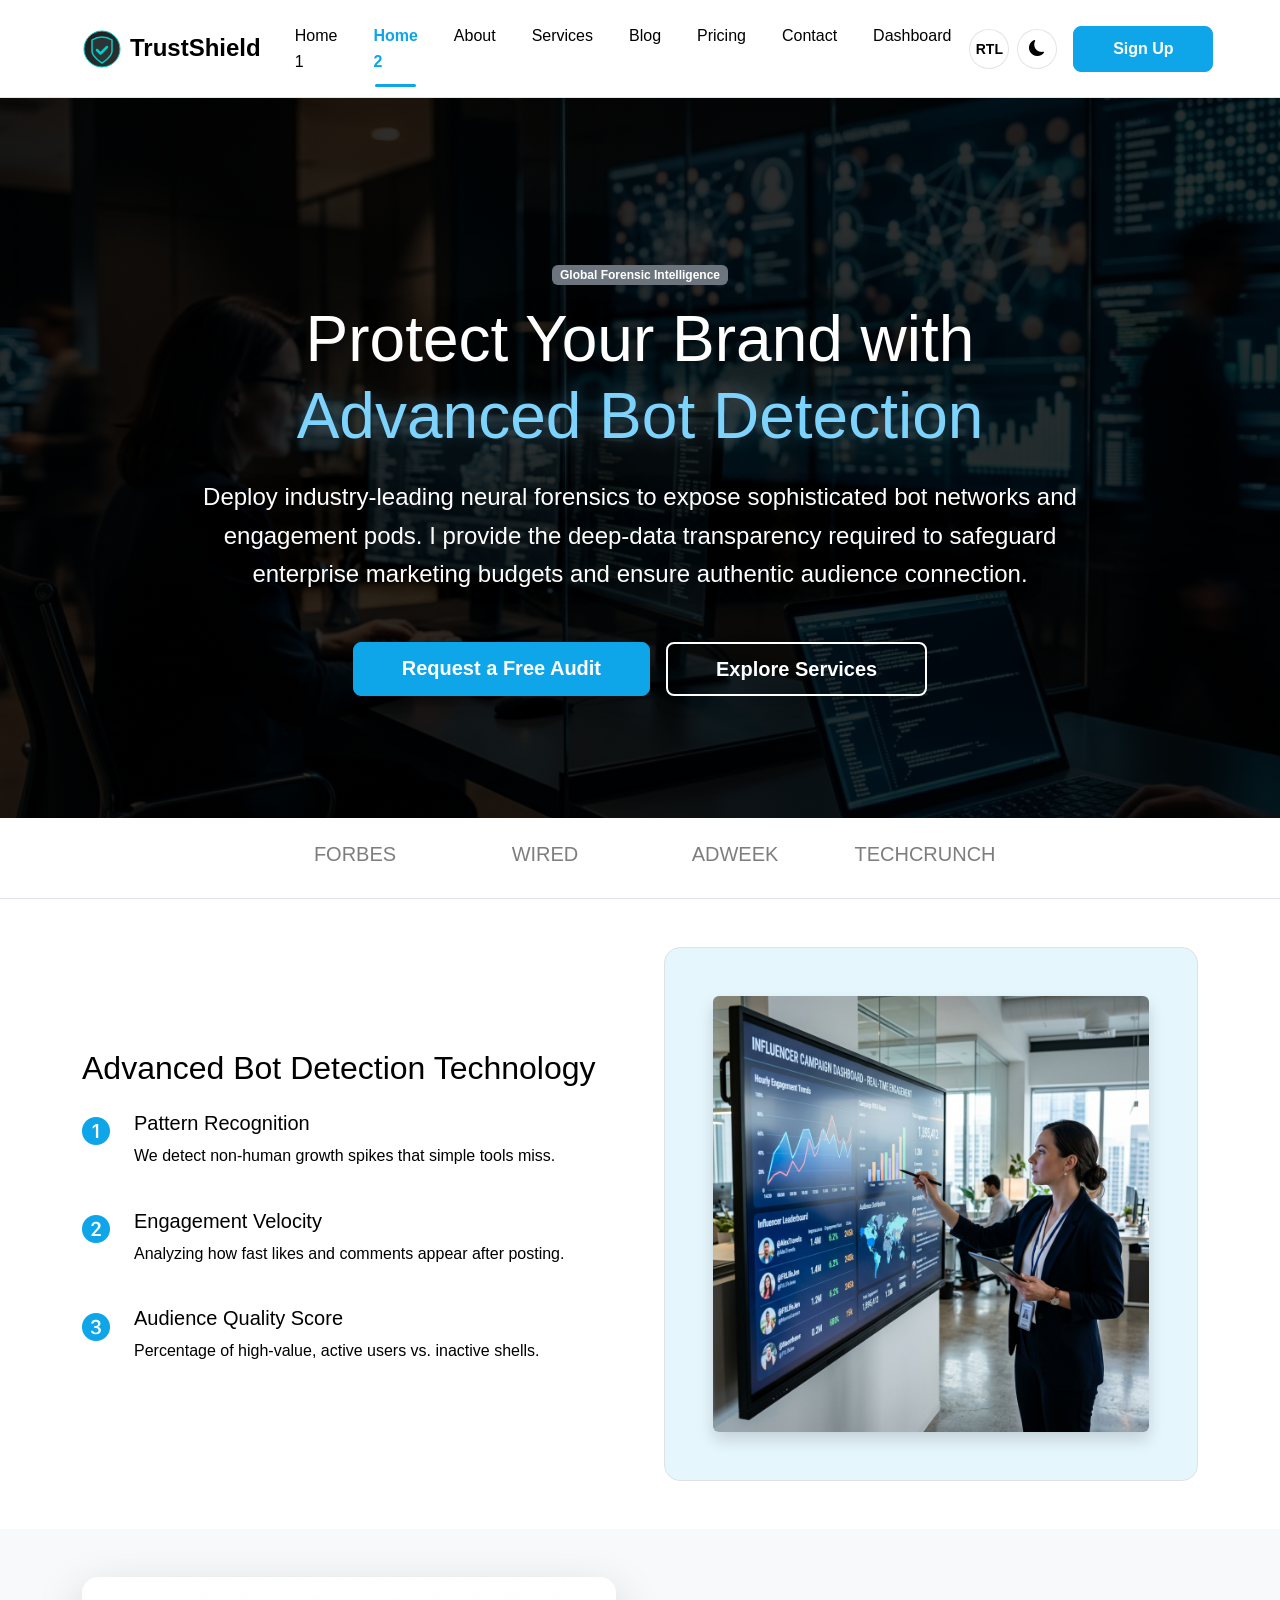
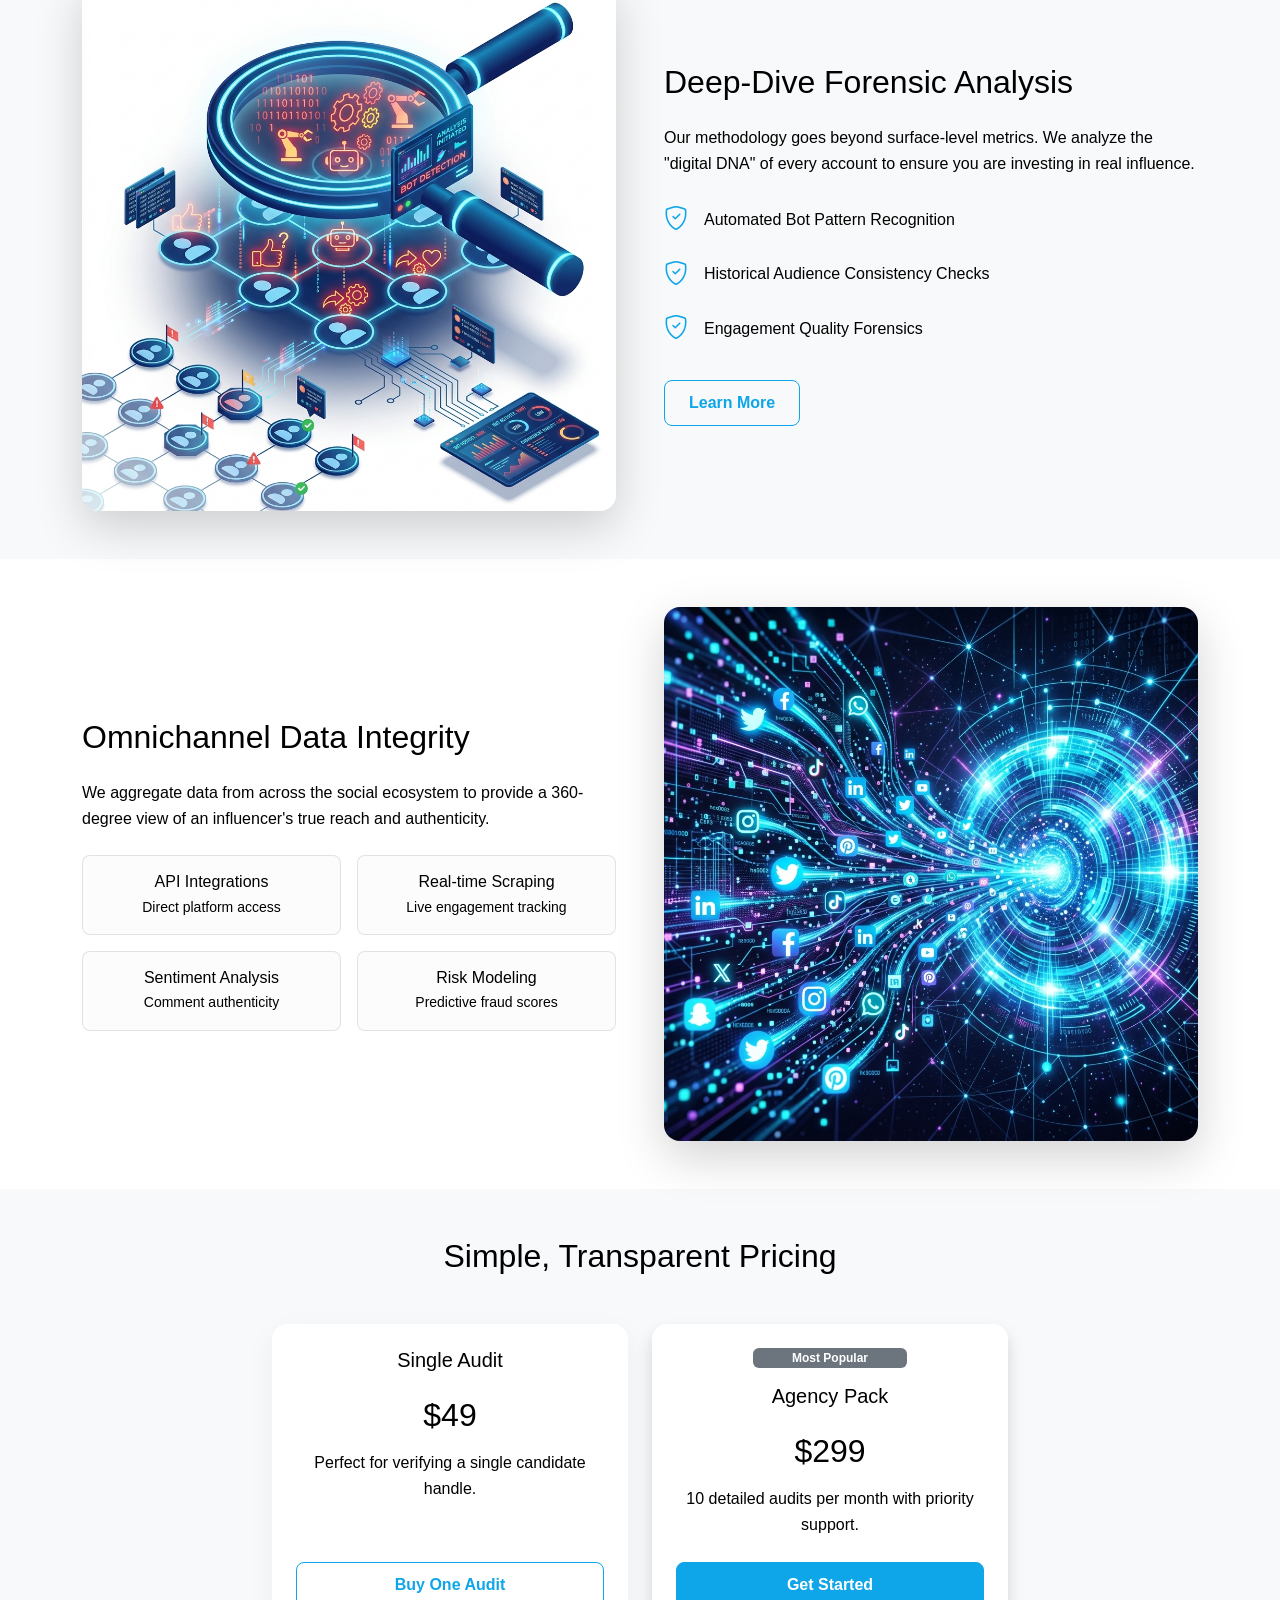
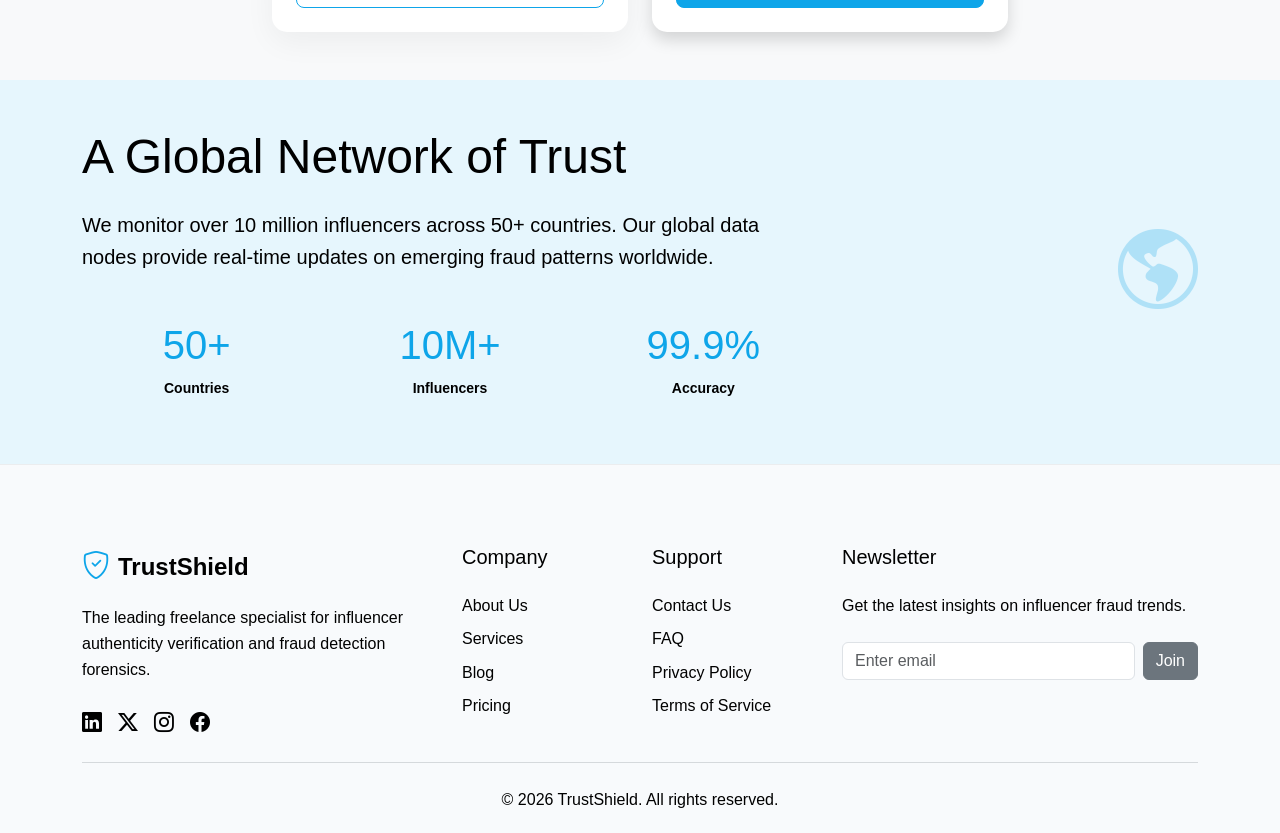
<file: home-2.html>
<!DOCTYPE html>
<html lang="en" dir="ltr">
<head>
    <meta charset="UTF-8">
    <meta name="viewport" content="width=device-width, initial-scale=1.0">
    <title>TrustShield | Alternative Landing</title>
    <!-- Favicon -->
    <link rel="icon" type="image/svg+xml" href="assets/images/logo.svg">
    <link href="https://cdn.jsdelivr.net/npm/bootstrap@5.3.0/dist/css/bootstrap.min.css" rel="stylesheet">
    <link rel="stylesheet" href="https://cdn.jsdelivr.net/npm/bootstrap-icons@1.11.0/font/bootstrap-icons.css">
    <link rel="stylesheet" href="assets/css/style.css">
</head>
<body>

    <!-- Header -->
    <header class="navbar navbar-expand-lg sticky-top">
        <div class="container">
            <a class="navbar-brand d-flex align-items-center" href="index.html">
                <img src="assets/images/logo.svg" alt="TrustShield Logo" width="40" height="40" class="me-2">
                <span class="fw-bold fs-4">TrustShield</span>
            </a>
            
            <div class="d-flex align-items-center d-lg-none">
                <button id="rtlToggle" class="me-2" title="Toggle RTL">
                    <span class="small fw-bold">RTL</span>
                </button>
                <button id="themeToggle" class="me-2" title="Toggle Theme">
                    <i class="bi bi-moon-fill"></i>
                </button>
                <button class="navbar-toggler border-0" type="button" data-bs-toggle="offcanvas" data-bs-target="#mobileMenu">
                    <span class="navbar-toggler-icon"></span>
                </button>
            </div>

            <div class="collapse navbar-collapse" id="navbarNav">
                <ul class="navbar-nav mx-auto">
                    <li class="nav-item"><a class="nav-link" href="index.html">Home 1</a></li>
                    <li class="nav-item"><a class="nav-link active" href="home-2.html">Home 2</a></li>
                    <li class="nav-item"><a class="nav-link" href="about.html">About</a></li>
                    <li class="nav-item"><a class="nav-link" href="services.html">Services</a></li>
                    <li class="nav-item"><a class="nav-link" href="blog.html">Blog</a></li>
                    <li class="nav-item"><a class="nav-link" href="pricing.html">Pricing</a></li>
                    <li class="nav-item"><a class="nav-link" href="contact.html">Contact</a></li>
                    <li class="nav-item"><a class="nav-link" href="dashboard.html">Dashboard</a></li>
                </ul>
                <div class="d-flex align-items-center">
                    <button id="rtlToggle" class="me-2 d-none d-lg-block" title="Toggle RTL">
                        <span class="small fw-bold">RTL</span>
                    </button>
                    <button id="themeToggleDesktop" class="me-3 d-none d-lg-block" title="Toggle Theme">
                        <i class="bi bi-moon-fill"></i>
                    </button>
                    <a href="register.html" class="btn btn-primary btn-fixed">Sign Up</a>
                </div>
            </div>
        </div>
    </header>

    <!-- Mobile Menu Offcanvas -->
    <div class="offcanvas offcanvas-end" tabindex="-1" id="mobileMenu">
        <div class="offcanvas-header">
            <h5 class="offcanvas-title fw-bold">
                <img src="assets/images/logo.svg" alt="TrustShield Logo" width="30" height="30" class="me-2">
                TrustShield
            </h5>
            <button type="button" class="btn-close" data-bs-dismiss="offcanvas"></button>
        </div>
        <div class="offcanvas-body">
            <ul class="navbar-nav mb-4">
                <li class="nav-item"><a class="nav-link" href="index.html">Home 1</a></li>
                <li class="nav-item"><a class="nav-link active" href="home-2.html">Home 2</a></li>
                <li class="nav-item"><a class="nav-link" href="about.html">About</a></li>
                <li class="nav-item"><a class="nav-link" href="services.html">Services</a></li>
                <li class="nav-item"><a class="nav-link" href="blog.html">Blog</a></li>
                <li class="nav-item"><a class="nav-link" href="pricing.html">Pricing</a></li>
                <li class="nav-item"><a class="nav-link" href="contact.html">Contact</a></li>
                <li class="nav-item"><a class="nav-link" href="dashboard.html">Dashboard</a></li>
            </ul>
            <div class="d-grid gap-2">
                <a href="register.html" class="btn btn-primary">Sign Up</a>
            </div>
        </div>
    </div>

    <main>
        <!-- Alternative Hero -->
        <section class="hero-section-2 text-center">
            <div class="container">
                <div class="row justify-content-center">
                    <div class="col-lg-10">
                        <span class="badge bg-secondary mb-3">Global Forensic Intelligence</span>
                        <h1 class="display-3 fw-bold mb-4">Protect Your Brand with <span class="text-secondary">Advanced Bot Detection</span></h1>
                        <p class="lead mb-5 fs-4">Deploy industry-leading neural forensics to expose sophisticated bot networks and engagement pods. I provide the deep-data transparency required to safeguard enterprise marketing budgets and ensure authentic audience connection.</p>
                        <div class="d-flex gap-3 justify-content-center flex-wrap">
                            <a href="contact.html" class="btn btn-primary btn-lg btn-fixed px-5 shadow hover-scale">Request a Free Audit</a>
                            <a href="services.html" class="btn btn-hero-outline btn-lg btn-fixed px-5 shadow hover-scale">Explore Services</a>
                        </div>
                    </div>
                </div>
            </div>
        </section>

        <!-- Trust Logos -->
        <section class="py-4 border-bottom">
            <div class="container">
                <div class="row align-items-center justify-content-center g-4 opacity-50">
                    <div class="col-6 col-md-2 text-center"><h5>FORBES</h5></div>
                    <div class="col-6 col-md-2 text-center"><h5>WIRED</h5></div>
                    <div class="col-6 col-md-2 text-center"><h5>ADWEEK</h5></div>
                    <div class="col-6 col-md-2 text-center"><h5>TECHCRUNCH</h5></div>
                </div>
            </div>
        </section>

        <!-- Niche Section: Bot Analytics -->
        <section class="py-5" id="how-it-works">
            <div class="container">
                <div class="row g-5 align-items-center">
                    <div class="col-lg-6">
                        <h2 class="fw-bold mb-4">Advanced Bot Detection Technology</h2>
                        <div class="d-flex mb-4">
                            <div class="me-4"><i class="bi bi-1-circle-fill text-secondary fs-3"></i></div>
                            <div>
                                <h5 class="fw-bold">Pattern Recognition</h5>
                                <p class="text-muted">We detect non-human growth spikes that simple tools miss.</p>
                            </div>
                        </div>
                        <div class="d-flex mb-4">
                            <div class="me-4"><i class="bi bi-2-circle-fill text-secondary fs-3"></i></div>
                            <div>
                                <h5 class="fw-bold">Engagement Velocity</h5>
                                <p class="text-muted">Analyzing how fast likes and comments appear after posting.</p>
                            </div>
                        </div>
                        <div class="d-flex">
                            <div class="me-4"><i class="bi bi-3-circle-fill text-secondary fs-3"></i></div>
                            <div>
                                <h5 class="fw-bold">Audience Quality Score</h5>
                                <p class="text-muted">Percentage of high-value, active users vs. inactive shells.</p>
                            </div>
                        </div>
                    </div>
                    <div class="col-lg-6">
                        <div class="bg-secondary-light p-5 rounded-4 border">
                            <img src="assets/images/engagement.png" alt="Forensics" class="img-fluid rounded shadow">
                        </div>
                    </div>
                </div>
            </div>
        </section>

        <!-- New Section 1: Forensic Methodology -->
        <section class="py-5 bg-light">
            <div class="container">
                <div class="row g-5 align-items-center flex-row-reverse">
                    <div class="col-lg-6">
                        <h2 class="fw-bold mb-4">Deep-Dive Forensic Analysis</h2>
                        <p class="text-muted mb-4">Our methodology goes beyond surface-level metrics. We analyze the "digital DNA" of every account to ensure you are investing in real influence.</p>
                        <ul class="list-unstyled">
                            <li class="mb-3 d-flex align-items-center"><i class="bi bi-shield-check text-secondary me-3 fs-4"></i> <span>Automated Bot Pattern Recognition</span></li>
                            <li class="mb-3 d-flex align-items-center"><i class="bi bi-shield-check text-secondary me-3 fs-4"></i> <span>Historical Audience Consistency Checks</span></li>
                            <li class="mb-3 d-flex align-items-center"><i class="bi bi-shield-check text-secondary me-3 fs-4"></i> <span>Engagement Quality Forensics</span></li>
                        </ul>
                        <a href="services.html" class="btn btn-outline-primary px-4 mt-3">Learn More</a>
                    </div>
                    <div class="col-lg-6">
                        <img src="assets/images/audit.png" alt="Forensic Analysis" class="img-fluid rounded-4 shadow-lg">
                    </div>
                </div>
            </div>
        </section>

        <!-- New Section 2: Data Ingestion -->
        <section class="py-5">
            <div class="container">
                <div class="row g-5 align-items-center">
                    <div class="col-lg-6">
                        <h2 class="fw-bold mb-4">Omnichannel Data Integrity</h2>
                        <p class="text-muted mb-4">We aggregate data from across the social ecosystem to provide a 360-degree view of an influencer's true reach and authenticity.</p>
                        <div class="row g-3">
                            <div class="col-6">
                                <div class="p-3 border rounded-3 bg-light-subtle data-card text-center">
                                    <h6 class="fw-bold mb-1">API Integrations</h6>
                                    <p class="small text-muted mb-0">Direct platform access</p>
                                </div>
                            </div>
                            <div class="col-6">
                                <div class="p-3 border rounded-3 bg-light-subtle data-card text-center">
                                    <h6 class="fw-bold mb-1">Real-time Scraping</h6>
                                    <p class="small text-muted mb-0">Live engagement tracking</p>
                                </div>
                            </div>
                            <div class="col-6">
                                <div class="p-3 border rounded-3 bg-light-subtle data-card text-center">
                                    <h6 class="fw-bold mb-1">Sentiment Analysis</h6>
                                    <p class="small text-muted mb-0">Comment authenticity</p>
                                </div>
                            </div>
                            <div class="col-6">
                                <div class="p-3 border rounded-3 bg-light-subtle data-card text-center">
                                    <h6 class="fw-bold mb-1">Risk Modeling</h6>
                                    <p class="small text-muted mb-0">Predictive fraud scores</p>
                                </div>
                            </div>
                        </div>
                    </div>
                    <div class="col-lg-6">
                        <img src="assets/images/data_collection.png" alt="Data Stream" class="img-fluid rounded-4 shadow-lg">
                    </div>
                </div>
            </div>
        </section>

        <!-- Pricing Preview -->
        <section class="py-5 bg-light">
            <div class="container">
                <div class="text-center mb-5">
                    <h2 class="fw-bold">Simple, Transparent Pricing</h2>
                </div>
                <div class="row g-4 justify-content-center">
                    <div class="col-md-4">
                        <div class="card p-4 text-center h-100">
                            <h5 class="fw-bold">Single Audit</h5>
                            <h2 class="fw-bold my-3">$49</h2>
                            <p class="text-muted mb-4">Perfect for verifying a single candidate handle.</p>
                            <a href="pricing.html" class="btn btn-outline-primary mt-auto">Buy One Audit</a>
                        </div>
                    </div>
                    <div class="col-md-4">
                        <div class="card p-4 text-center border-secondary shadow h-100">
                            <div class="badge bg-secondary mb-3 w-50 mx-auto">Most Popular</div>
                            <h5 class="fw-bold">Agency Pack</h5>
                            <h2 class="fw-bold my-3">$299</h2>
                            <p class="text-muted mb-4">10 detailed audits per month with priority support.</p>
                            <a href="pricing.html" class="btn btn-primary mt-auto">Get Started</a>
                        </div>
                    </div>
                </div>
            </div>
        </section>
        <!-- Global Integrity Network -->
        <section class="py-5 bg-secondary-light overflow-hidden">
            <div class="container">
                <div class="row align-items-center">
                    <div class="col-lg-8">
                        <h2 class="fw-bold display-5 mb-4">A Global Network of Trust</h2>
                        <p class="lead text-muted mb-5">We monitor over 10 million influencers across 50+ countries. Our global data nodes provide real-time updates on emerging fraud patterns worldwide.</p>
                        <div class="row g-4 text-center">
                            <div class="col-4">
                                <h1 class="fw-bold text-secondary">50+</h1>
                                <p class="small fw-bold">Countries</p>
                            </div>
                            <div class="col-4">
                                <h1 class="fw-bold text-secondary">10M+</h1>
                                <p class="small fw-bold">Influencers</p>
                            </div>
                            <div class="col-4">
                                <h1 class="fw-bold text-secondary">99.9%</h1>
                                <p class="small fw-bold">Accuracy</p>
                            </div>
                        </div>
                    </div>
                    <div class="col-lg-4 text-end d-none d-lg-block">
                        <i class="bi bi-globe-americas display-1 text-secondary opacity-25"></i>
                    </div>
                </div>
            </div>
        </section>
    </main>

    <!-- Footer -->
    <footer>
        <div class="container">
            <div class="row g-4">
                <!-- Column 1: Brand -->
                <div class="col-lg-4 col-md-6">
                    <a class="navbar-brand d-flex align-items-center mb-3" href="index.html">
                        <i class="bi bi-shield-check text-secondary me-2 fs-3"></i>
                        <span class="fw-bold fs-4">TrustShield</span>
                    </a>
                    <p class="text-muted mb-4">The leading freelance specialist for influencer authenticity verification and fraud detection forensics.</p>
                    <div class="social-links d-flex gap-3">
                        <a href="#"><i class="bi bi-linkedin fs-5"></i></a>
                        <a href="#"><i class="bi bi-twitter-x fs-5"></i></a>
                        <a href="#"><i class="bi bi-instagram fs-5"></i></a>
                        <a href="#"><i class="bi bi-facebook fs-5"></i></a>
                    </div>
                </div>
                <!-- Column 2: Company -->
                <div class="col-lg-2 col-md-6">
                    <h5 class="fw-bold mb-4">Company</h5>
                    <ul class="list-unstyled">
                        <li class="mb-2"><a href="about.html">About Us</a></li>
                        <li class="mb-2"><a href="services.html">Services</a></li>
                        <li class="mb-2"><a href="blog.html">Blog</a></li>
                        <li class="mb-2"><a href="pricing.html">Pricing</a></li>
                    </ul>
                </div>
                <!-- Column 3: Support -->
                <div class="col-lg-2 col-md-6">
                    <h5 class="fw-bold mb-4">Support</h5>
                    <ul class="list-unstyled">
                        <li class="mb-2"><a href="contact.html">Contact Us</a></li>
                        <li class="mb-2"><a href="faq.html">FAQ</a></li>
                        <li class="mb-2"><a href="privacy.html">Privacy Policy</a></li>
                        <li class="mb-2"><a href="terms.html">Terms of Service</a></li>
                    </ul>
                </div>
                <!-- Column 4: Newsletter -->
                <div class="col-lg-4 col-md-6">
                    <h5 class="fw-bold mb-4">Newsletter</h5>
                    <p class="text-muted mb-4">Get the latest insights on influencer fraud trends.</p>
                    <form class="d-flex gap-2">
                        <input type="email" class="form-control" placeholder="Enter email">
                        <button class="btn btn-secondary" type="submit">Join</button>
                    </form>
                </div>
            </div>
            <hr class="my-4 border-secondary opacity-25">
            <div class="row align-items-center">
                <div class="col-12 text-center">
                    <p class="mb-0 text-muted">&copy; 2026 TrustShield. All rights reserved.</p>
                </div>
            </div>
        </div>
        <!-- Back to Top Button -->
    <button id="backToTop" class="btn btn-secondary btn-lg rounded-circle">
        <i class="bi bi-arrow-up"></i>
    </button>

    <script src="https://cdn.jsdelivr.net/npm/bootstrap@5.3.0/dist/js/bootstrap.bundle.min.js"></script>
    <script src="assets/js/main.js"></script>
</body>
</html>
</file>
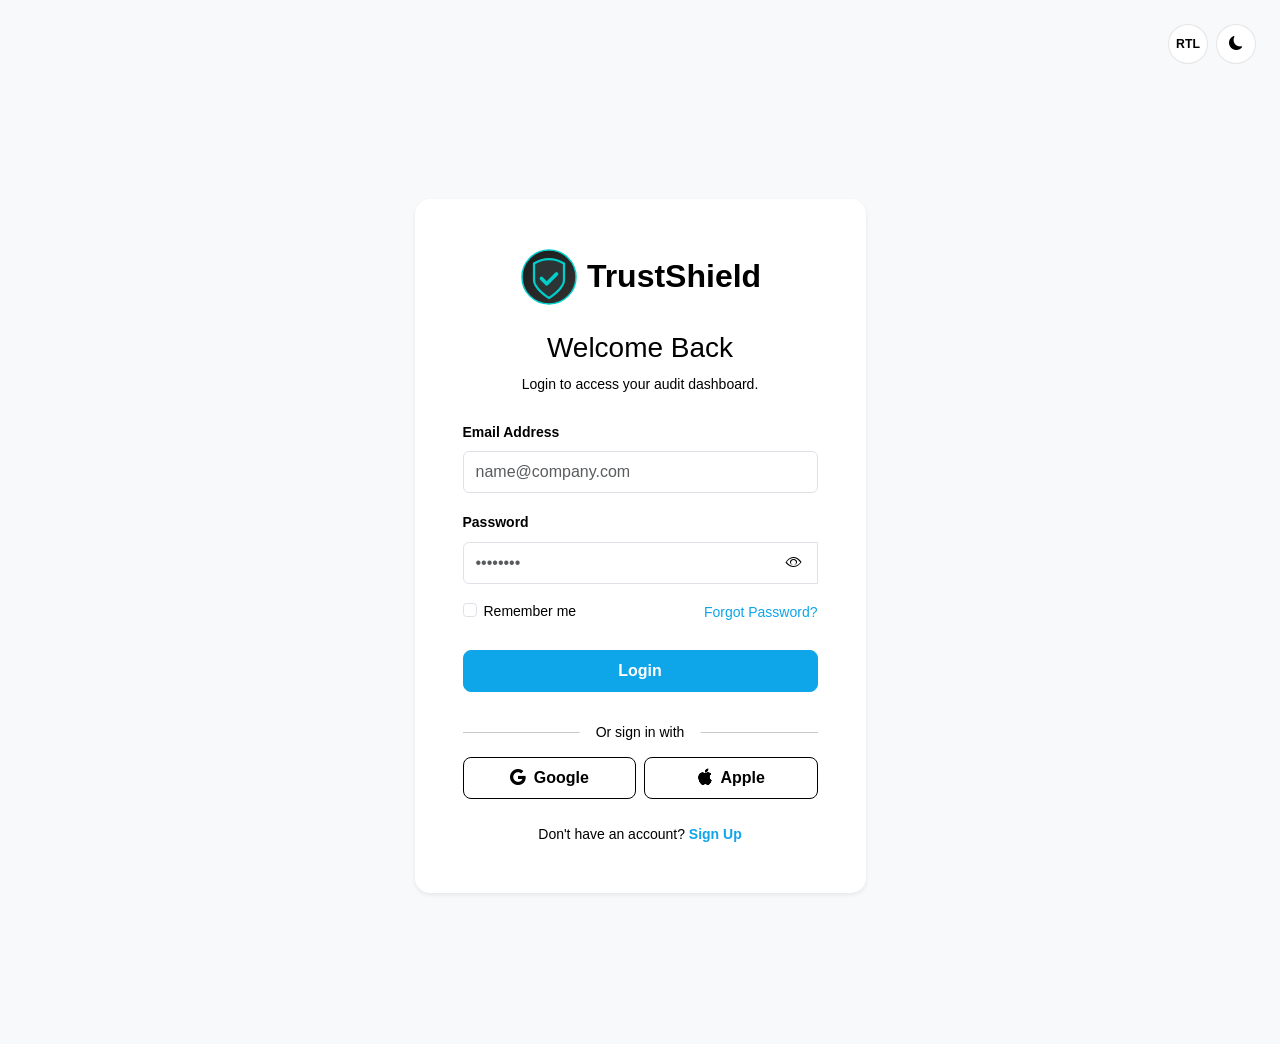
<file: login.html>
<!DOCTYPE html>
<html lang="en" dir="ltr">
<head>
    <meta charset="UTF-8">
    <meta name="viewport" content="width=device-width, initial-scale=1.0">
    <title>Login | TrustShield</title>
    <!-- Favicon -->
    <link rel="icon" type="image/svg+xml" href="assets/images/logo.svg">
    <link href="https://cdn.jsdelivr.net/npm/bootstrap@5.3.0/dist/css/bootstrap.min.css" rel="stylesheet">
    <link rel="stylesheet" href="https://cdn.jsdelivr.net/npm/bootstrap-icons@1.11.0/font/bootstrap-icons.css">
    <link rel="stylesheet" href="assets/css/style.css">
</head>
<body class="bg-light">

    <!-- Top Controls -->
    <div class="position-fixed top-0 end-0 p-3 p-md-4 d-flex gap-2 z-3 ">
        <button id="rtlToggle" class="btn btn-outline-secondary btn-sm" title="Toggle RTL">
            <span class="small fw-bold">RTL</span>
        </button>
        <button id="themeToggle" class="btn btn-outline-secondary btn-sm" title="Toggle Theme">
            <i class="bi bi-moon-fill"></i>
        </button>
    </div>


    <div class="container py-5 mt-md-5">
        <div class="row min-vh-100 align-items-center justify-content-center py-5">
            <div class="col-md-10 col-lg-6 col-xl-5">
                <div class="card p-5 border-0 shadow-sm text-center">
                    <a href="index.html" class="navbar-brand d-flex align-items-center justify-content-center mb-4">
                        <img src="assets/images/logo.svg" alt="TrustShield Logo" width="60" height="60" class="me-2">
                        <span class="fw-bold fs-2">TrustShield</span>
                    </a>
                    <h3 class="fw-bold mb-2">Welcome Back</h3>
                    <p class="text-muted small mb-4">Login to access your audit dashboard.</p>
                    
                    <form class="text-start">
                        <div class="mb-3">
                            <label class="form-label small fw-bold">Email Address</label>
                            <input type="email" class="form-control py-2" placeholder="name@company.com">
                        </div>
                        <div class="mb-3">
                            <label class="form-label small fw-bold">Password</label>
                            <div class="input-group">
                                <input type="password" class="form-control py-2" id="loginPassword" placeholder="••••••••">
                                <button class="btn btn-outline-secondary border-start-0" type="button" onclick="togglePassword('loginPassword', this)">
                                    <i class="bi bi-eye"></i>
                                </button>
                            </div>
                        </div>
                        <div class="mb-4 d-flex justify-content-between align-items-center">
                            <div class="form-check small">
                                <input class="form-check-input" type="checkbox" id="remember">
                                <label class="form-check-label" for="remember">Remember me</label>
                            </div>
                            <a href="#" class="small text-secondary text-decoration-none">Forgot Password?</a>
                        </div>
                        <a href="dashboard.html" class="btn btn-primary w-100 py-2 mb-4">Login</a>
                        
                        <div class="text-center mb-4 position-relative">
                            <hr>
                            <span class="position-absolute top-50 start-50 translate-middle bg-body px-3 small text-muted">Or sign in with</span>
                        </div>
                        
                        <div class="row g-2 mb-4">
                            <div class="col-6">
                                <button type="button" class="btn btn-outline-secondary w-100 py-2 small d-flex align-items-center justify-content-center">
                                    <i class="bi bi-google me-2"></i> Google
                                </button>
                            </div>
                            <div class="col-6">
                                <button type="button" class="btn btn-outline-secondary w-100 py-2 small d-flex align-items-center justify-content-center">
                                    <i class="bi bi-apple me-2"></i> Apple
                                </button>
                            </div>
                        </div>
                        
                        <p class="text-center small text-muted mb-0">Don't have an account? <a href="register.html" class="text-secondary fw-bold text-decoration-none">Sign Up</a></p>
                    </form>
                </div>
            </div>
        </div>
    </div>

    <!-- Back to Top Button -->
    <button id="backToTop" class="btn btn-secondary btn-lg rounded-circle">
        <i class="bi bi-arrow-up"></i>
    </button>

    <script src="https://cdn.jsdelivr.net/npm/bootstrap@5.3.0/dist/js/bootstrap.bundle.min.js"></script>
    <script src="assets/js/main.js"></script>
</body>
</html>
</file>
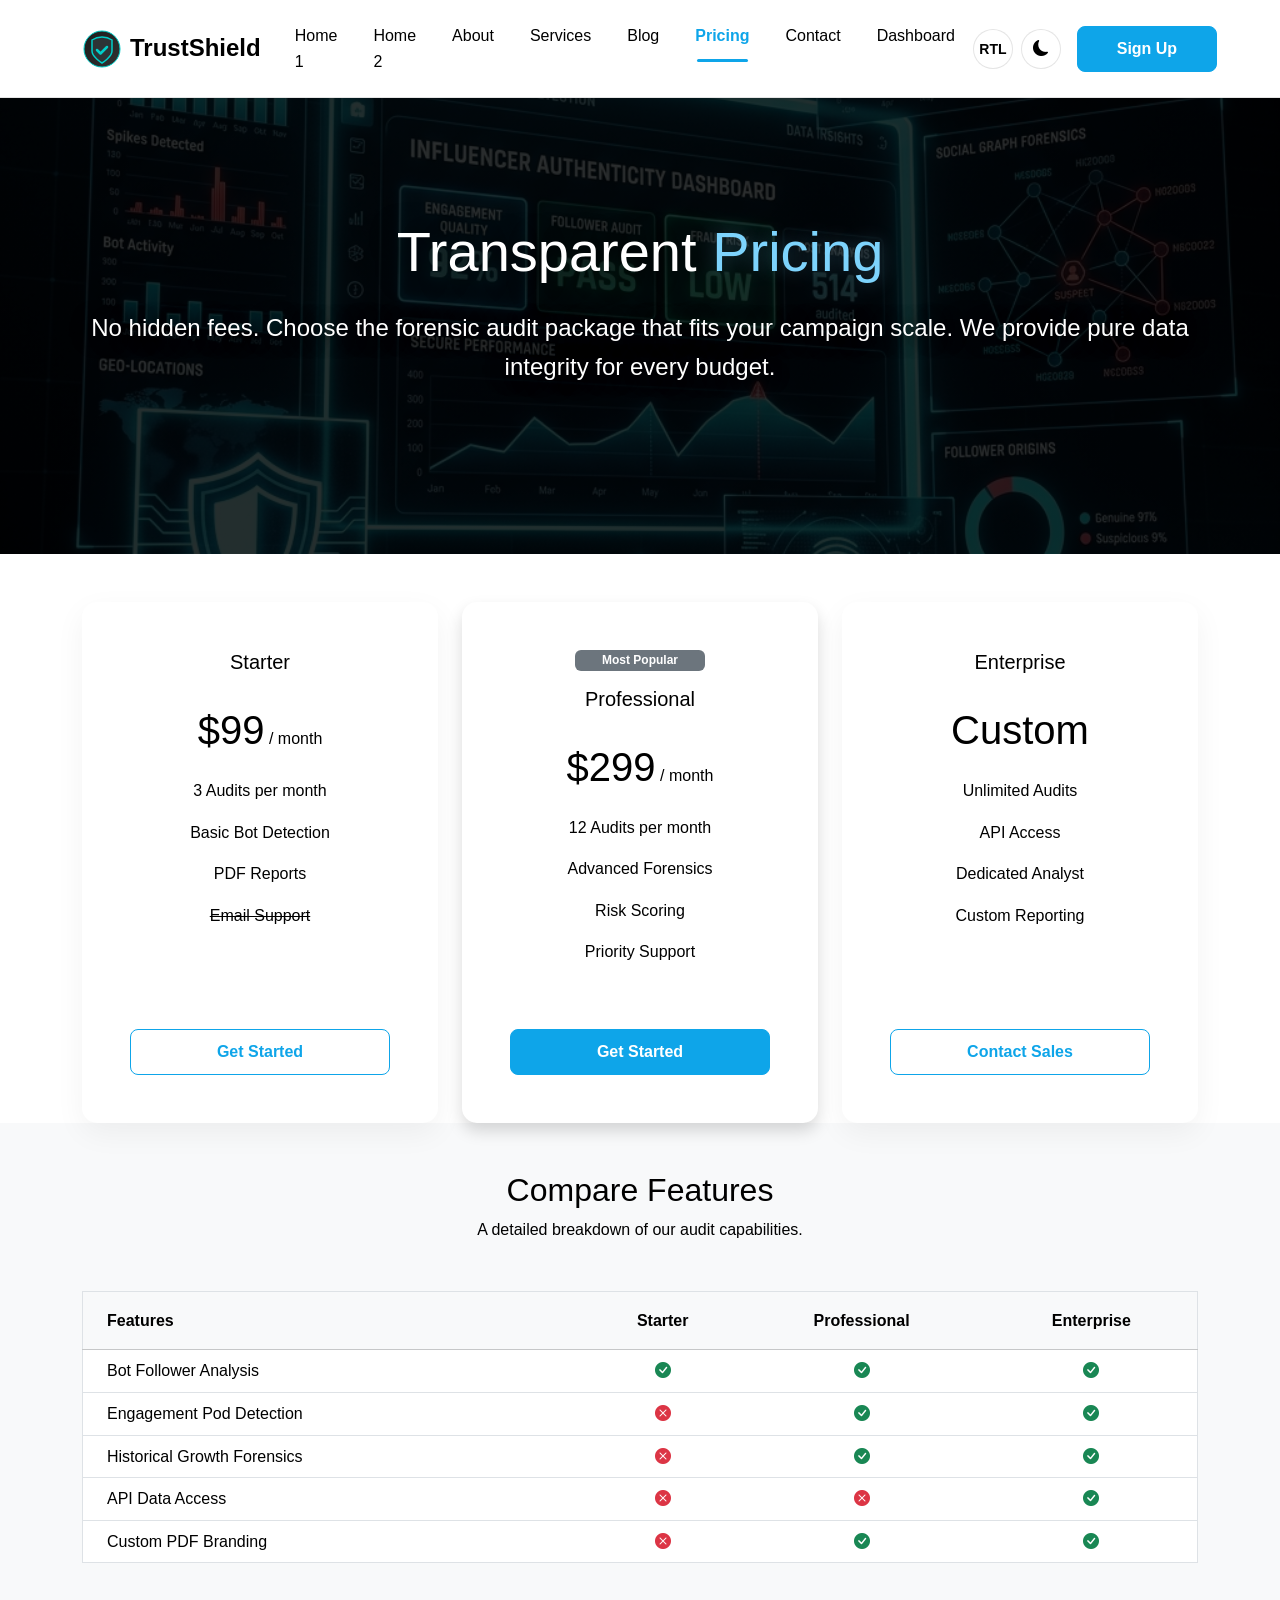
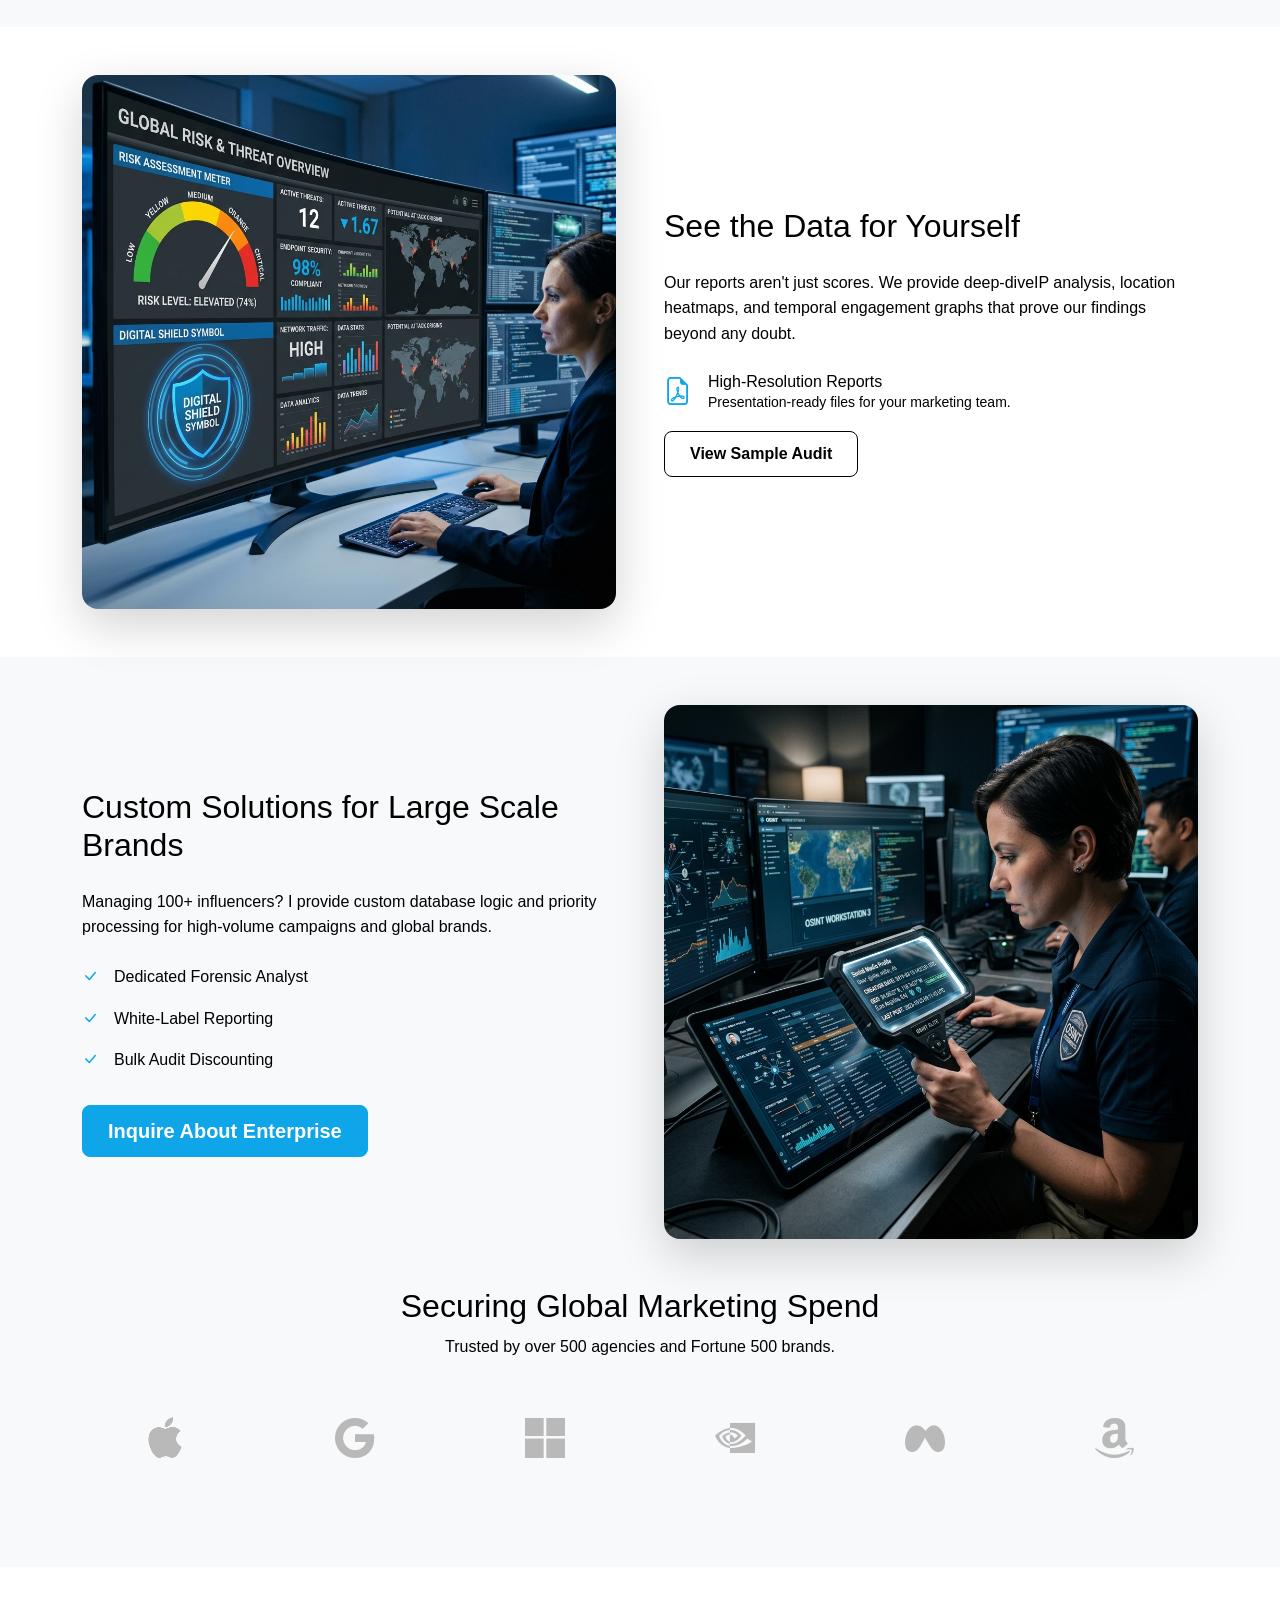
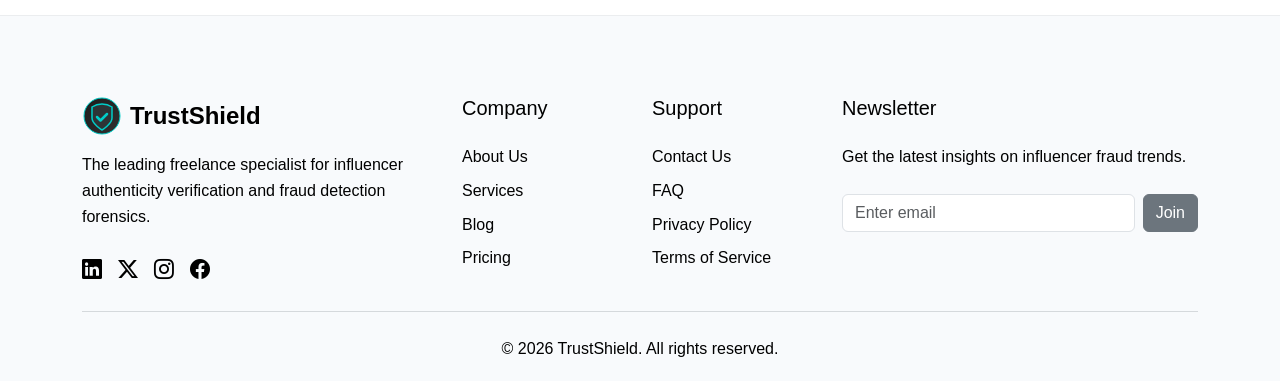
<file: pricing.html>
<!DOCTYPE html>
<html lang="en" dir="ltr">
<head>
    <meta charset="UTF-8">
    <meta name="viewport" content="width=device-width, initial-scale=1.0">
    <title>Pricing | TrustShield</title>
    <!-- Favicon -->
    <link rel="icon" type="image/svg+xml" href="assets/images/logo.svg">
    <link href="https://cdn.jsdelivr.net/npm/bootstrap@5.3.0/dist/css/bootstrap.min.css" rel="stylesheet">
    <link rel="stylesheet" href="https://cdn.jsdelivr.net/npm/bootstrap-icons@1.11.0/font/bootstrap-icons.css">
    <link rel="stylesheet" href="assets/css/style.css">
</head>
<body>

    <!-- Header -->
    <header class="navbar navbar-expand-lg sticky-top">
        <div class="container">
            <a class="navbar-brand d-flex align-items-center" href="index.html">
                <img src="assets/images/logo.svg" alt="TrustShield Logo" width="40" height="40" class="me-2">
                <span class="fw-bold fs-4">TrustShield</span>
            </a>
            
            <div class="d-flex align-items-center d-lg-none">
                <button id="rtlToggle" class="me-2" title="Toggle RTL">
                    <span class="small fw-bold">RTL</span>
                </button>
                <button id="themeToggle" class="me-2" title="Toggle Theme">
                    <i class="bi bi-moon-fill"></i>
                </button>
                <button class="navbar-toggler border-0" type="button" data-bs-toggle="offcanvas" data-bs-target="#mobileMenu">
                    <span class="navbar-toggler-icon"></span>
                </button>
            </div>

            <div class="collapse navbar-collapse" id="navbarNav">
                <ul class="navbar-nav mx-auto">
                    <li class="nav-item"><a class="nav-link" href="index.html">Home 1</a></li>
                    <li class="nav-item"><a class="nav-link" href="home-2.html">Home 2</a></li>
                    <li class="nav-item"><a class="nav-link" href="about.html">About</a></li>
                    <li class="nav-item"><a class="nav-link" href="services.html">Services</a></li>
                    <li class="nav-item"><a class="nav-link" href="blog.html">Blog</a></li>
                    <li class="nav-item"><a class="nav-link active" href="pricing.html">Pricing</a></li>
                    <li class="nav-item"><a class="nav-link" href="contact.html">Contact</a></li>
                    <li class="nav-item"><a class="nav-link" href="dashboard.html">Dashboard</a></li>
                </ul>
                <div class="d-flex align-items-center">
                    <button id="rtlToggle" class="me-2 d-none d-lg-block" title="Toggle RTL">
                        <span class="small fw-bold">RTL</span>
                    </button>
                    <button id="themeToggleDesktop" class="me-3 d-none d-lg-block" title="Toggle Theme">
                        <i class="bi bi-moon-fill"></i>
                    </button>
                    <a href="register.html" class="btn btn-primary btn-fixed">Sign Up</a>
                </div>
            </div>
        </div>
    </header>

    <!-- Mobile Menu Offcanvas -->
    <div class="offcanvas offcanvas-end" tabindex="-1" id="mobileMenu">
        <div class="offcanvas-header">
            <h5 class="offcanvas-title fw-bold">
                <img src="assets/images/logo.svg" alt="TrustShield Logo" width="30" height="30" class="me-2">
                TrustShield
            </h5>
            <button type="button" class="btn-close" data-bs-dismiss="offcanvas"></button>
        </div>
        <div class="offcanvas-body">
            <ul class="navbar-nav mb-4">
                <li class="nav-item"><a class="nav-link" href="index.html">Home 1</a></li>
                <li class="nav-item"><a class="nav-link" href="home-2.html">Home 2</a></li>
                <li class="nav-item"><a class="nav-link" href="about.html">About</a></li>
                <li class="nav-item"><a class="nav-link" href="services.html">Services</a></li>
                <li class="nav-item"><a class="nav-link" href="blog.html">Blog</a></li>
                <li class="nav-item"><a class="nav-link active" href="pricing.html">Pricing</a></li>
                <li class="nav-item"><a class="nav-link" href="contact.html">Contact</a></li>
                <li class="nav-item"><a class="nav-link" href="dashboard.html">Dashboard</a></li>
            </ul>
            <div class="d-grid gap-2">
                <a href="register.html" class="btn btn-primary">Sign Up</a>
            </div>
        </div>
    </div>

    <main>
        <section class="hero-section-pricing hero-sm text-center">
            <div class="container">
                <h1 class="display-4 fw-bold mb-4">Transparent <span class="text-secondary">Pricing</span></h1>
                <p class="lead mb-5 fs-4">No hidden fees. Choose the forensic audit package that fits your campaign scale. We provide pure data integrity for every budget.</p>
            </div>
        </section>

        <section class="py-5">
            <div class="container">
                <div class="row g-4">
                    <!-- Starter -->
                    <div class="col-lg-4">
                        <div class="card p-5 h-100 text-center">
                            <h5 class="fw-bold">Starter</h5>
                            <h1 class="fw-bold my-4">$99<span class="fs-6 text-muted fw-normal"> / month</span></h1>
                            <ul class="list-unstyled mb-5">
                                <li class="mb-3">3 Audits per month</li>
                                <li class="mb-3">Basic Bot Detection</li>
                                <li class="mb-3">PDF Reports</li>
                                <li class="mb-3 text-muted"><s>Email Support</s></li>
                            </ul>
                            <a href="#" class="btn btn-outline-primary mt-auto">Get Started</a>
                        </div>
                    </div>
                    <!-- Professional -->
                    <div class="col-lg-4">
                        <div class="card p-5 h-100 text-center border-secondary shadow scale-up">
                            <div class="badge bg-secondary mb-3 w-50 mx-auto">Most Popular</div>
                            <h5 class="fw-bold">Professional</h5>
                            <h1 class="fw-bold my-4">$299<span class="fs-6 text-muted fw-normal"> / month</span></h1>
                            <ul class="list-unstyled mb-5">
                                <li class="mb-3">12 Audits per month</li>
                                <li class="mb-3">Advanced Forensics</li>
                                <li class="mb-3">Risk Scoring</li>
                                <li class="mb-3">Priority Support</li>
                            </ul>
                            <a href="#" class="btn btn-primary mt-auto">Get Started</a>
                        </div>
                    </div>
                    <!-- Enterprise -->
                    <div class="col-lg-4">
                        <div class="card p-5 h-100 text-center">
                            <h5 class="fw-bold">Enterprise</h5>
                            <h1 class="fw-bold my-4">Custom</h1>
                            <ul class="list-unstyled mb-5">
                                <li class="mb-3">Unlimited Audits</li>
                                <li class="mb-3">API Access</li>
                                <li class="mb-3">Dedicated Analyst</li>
                                <li class="mb-3">Custom Reporting</li>
                            </ul>
                            <a href="contact.html" class="btn btn-outline-primary mt-auto">Contact Sales</a>
                        </div>
                    </div>
                </div>
            </div>
        <!-- Feature Comparison -->
        <section class="py-5 bg-body-tertiary">
            <div class="container">
                <div class="text-center mb-5">
                    <h2 class="fw-bold">Compare Features</h2>
                    <p class="text-muted">A detailed breakdown of our audit capabilities.</p>
                </div>
                <div class="table-responsive">
                    <table class="table table-hover align-middle border">
                        <thead class="table-light">
                            <tr>
                                <th class="py-3 ps-4">Features</th>
                                <th class="py-3 text-center">Starter</th>
                                <th class="py-3 text-center">Professional</th>
                                <th class="py-3 text-center">Enterprise</th>
                            </tr>
                        </thead>
                        <tbody>
                            <tr>
                                <td class="ps-4">Bot Follower Analysis</td>
                                <td class="text-center text-success"><i class="bi bi-check-circle-fill"></i></td>
                                <td class="text-center text-success"><i class="bi bi-check-circle-fill"></i></td>
                                <td class="text-center text-success"><i class="bi bi-check-circle-fill"></i></td>
                            </tr>
                            <tr>
                                <td class="ps-4">Engagement Pod Detection</td>
                                <td class="text-center text-danger"><i class="bi bi-x-circle-fill"></i></td>
                                <td class="text-center text-success"><i class="bi bi-check-circle-fill"></i></td>
                                <td class="text-center text-success"><i class="bi bi-check-circle-fill"></i></td>
                            </tr>
                            <tr>
                                <td class="ps-4">Historical Growth Forensics</td>
                                <td class="text-center text-danger"><i class="bi bi-x-circle-fill"></i></td>
                                <td class="text-center text-success"><i class="bi bi-check-circle-fill"></i></td>
                                <td class="text-center text-success"><i class="bi bi-check-circle-fill"></i></td>
                            </tr>
                            <tr>
                                <td class="ps-4">API Data Access</td>
                                <td class="text-center text-danger"><i class="bi bi-x-circle-fill"></i></td>
                                <td class="text-center text-danger"><i class="bi bi-x-circle-fill"></i></td>
                                <td class="text-center text-success"><i class="bi bi-check-circle-fill"></i></td>
                            </tr>
                            <tr>
                                <td class="ps-4">Custom PDF Branding</td>
                                <td class="text-center text-danger"><i class="bi bi-x-circle-fill"></i></td>
                                <td class="text-center text-success"><i class="bi bi-check-circle-fill"></i></td>
                                <td class="text-center text-success"><i class="bi bi-check-circle-fill"></i></td>
                            </tr>
                        </tbody>
                    </table>
                </div>
            </div>
        </section>

        <!-- Audit Sample Preview -->
        <section class="py-5">
            <div class="container">
                <div class="row align-items-center g-5">
                    <div class="col-lg-6">
                        <img src="assets/images/risk_scoring.png" alt="Sample Report" class="img-fluid rounded-4 shadow-lg hover-scale">
                    </div>
                    <div class="col-lg-6">
                        <h2 class="fw-bold mb-4">See the Data for Yourself</h2>
                        <p class="text-muted mb-4">Our reports aren't just scores. We provide deep-diveIP analysis, location heatmaps, and temporal engagement graphs that prove our findings beyond any doubt.</p>
                        <div class="d-flex align-items-center mb-3">
                            <i class="bi bi-file-earmark-pdf text-secondary fs-3 me-3"></i>
                            <div>
                                <h6 class="fw-bold mb-0">High-Resolution Reports</h6>
                                <p class="small text-muted mb-0">Presentation-ready files for your marketing team.</p>
                            </div>
                        </div>
                        <a href="assets/images/risk_scoring.png" class="btn btn-outline-secondary" target="_blank">View Sample Audit</a>
                    </div>
                </div>
            </div>
        </section>

        <!-- Enterprise Solutions -->
        <section class="py-5 bg-body-tertiary">
            <div class="container">
                <div class="row align-items-center g-5 flex-lg-row-reverse">
                    <div class="col-lg-6">
                        <img src="assets/images/expert_review.png" alt="Enterprise" class="img-fluid rounded-4 shadow-lg hover-scale">
                    </div>
                    <div class="col-lg-6">
                        <h2 class="fw-bold mb-4">Custom Solutions for Large Scale Brands</h2>
                        <p class="text-muted mb-4">Managing 100+ influencers? I provide custom database logic and priority processing for high-volume campaigns and global brands.</p>
                        <ul class="list-unstyled">
                            <li class="mb-3 d-flex"><i class="bi bi-check-lg text-secondary me-3"></i> Dedicated Forensic Analyst</li>
                            <li class="mb-3 d-flex"><i class="bi bi-check-lg text-secondary me-3"></i> White-Label Reporting</li>
                            <li class="mb-3 d-flex"><i class="bi bi-check-lg text-secondary me-3"></i> Bulk Audit Discounting</li>
                        </ul>
                        <a href="contact.html" class="btn btn-primary btn-lg mt-3">Inquire About Enterprise</a>
                    </div>
                </div>
            </div>
        <!-- Trust Index -->
        <section class="py-5">
            <div class="container">
                <div class="text-center mb-5">
                    <h2 class="fw-bold">Securing Global Marketing Spend</h2>
                    <p class="text-muted">Trusted by over 500 agencies and Fortune 500 brands.</p>
                </div>
                <div class="row g-4 text-center">
                    <div class="col-lg-2 col-md-4 col-6"><i class="bi bi-apple fs-1 opacity-25"></i></div>
                    <div class="col-lg-2 col-md-4 col-6"><i class="bi bi-google fs-1 opacity-25"></i></div>
                    <div class="col-lg-2 col-md-4 col-6"><i class="bi bi-microsoft fs-1 opacity-25"></i></div>
                    <div class="col-lg-2 col-md-4 col-6"><i class="bi bi-nvidia fs-1 opacity-25"></i></div>
                    <div class="col-lg-2 col-md-4 col-6"><i class="bi bi-meta fs-1 opacity-25"></i></div>
                    <div class="col-lg-2 col-md-4 col-6"><i class="bi bi-amazon fs-1 opacity-25"></i></div>
                </div>
            </div>
        </section>
    </main>

    <!-- Footer -->
    <footer>
        <div class="container">
            <div class="row g-4">
                <!-- Column 1: Brand -->
                <div class="col-lg-4 col-md-6">
                    <a class="navbar-brand d-flex align-items-center mb-3" href="index.html">
                        <img src="assets/images/logo.svg" alt="TrustShield Logo" width="40" height="40" class="me-2">
                        <span class="fw-bold fs-4">TrustShield</span>
                    </a>
                    <p class="text-muted mb-4">The leading freelance specialist for influencer authenticity verification and fraud detection forensics.</p>
                    <div class="social-links d-flex gap-3">
                        <a href="#"><i class="bi bi-linkedin fs-5"></i></a>
                        <a href="#"><i class="bi bi-twitter-x fs-5"></i></a>
                        <a href="#"><i class="bi bi-instagram fs-5"></i></a>
                        <a href="#"><i class="bi bi-facebook fs-5"></i></a>
                    </div>
                </div>
                <!-- Column 2: Company -->
                <div class="col-lg-2 col-md-6">
                    <h5 class="fw-bold mb-4">Company</h5>
                    <ul class="list-unstyled">
                        <li class="mb-2"><a href="about.html">About Us</a></li>
                        <li class="mb-2"><a href="services.html">Services</a></li>
                        <li class="mb-2"><a href="blog.html">Blog</a></li>
                        <li class="mb-2"><a href="pricing.html">Pricing</a></li>
                    </ul>
                </div>
                <!-- Column 3: Support -->
                <div class="col-lg-2 col-md-6">
                    <h5 class="fw-bold mb-4">Support</h5>
                    <ul class="list-unstyled">
                        <li class="mb-2"><a href="contact.html">Contact Us</a></li>
                        <li class="mb-2"><a href="faq.html">FAQ</a></li>
                        <li class="mb-2"><a href="privacy.html">Privacy Policy</a></li>
                        <li class="mb-2"><a href="terms.html">Terms of Service</a></li>
                    </ul>
                </div>
                <!-- Column 4: Newsletter -->
                <div class="col-lg-4 col-md-6">
                    <h5 class="fw-bold mb-4">Newsletter</h5>
                    <p class="text-muted mb-4">Get the latest insights on influencer fraud trends.</p>
                    <form class="d-flex gap-2">
                        <input type="email" class="form-control" placeholder="Enter email">
                        <button class="btn btn-secondary" type="submit">Join</button>
                    </form>
                </div>
            </div>
            <hr class="my-4 border-secondary opacity-25">
            <div class="row align-items-center">
                <div class="col-12 text-center">
                    <p class="mb-0 text-muted">&copy; 2026 TrustShield. All rights reserved.</p>
                </div>
            </div>
        </div>
    </footer>

    <!-- Back to Top Button -->
    <button id="backToTop" class="btn btn-secondary btn-lg rounded-circle">
        <i class="bi bi-arrow-up"></i>
    </button>

    <script src="https://cdn.jsdelivr.net/npm/bootstrap@5.3.0/dist/js/bootstrap.bundle.min.js"></script>
    <script src="assets/js/main.js"></script>
</body>
</html>
</file>
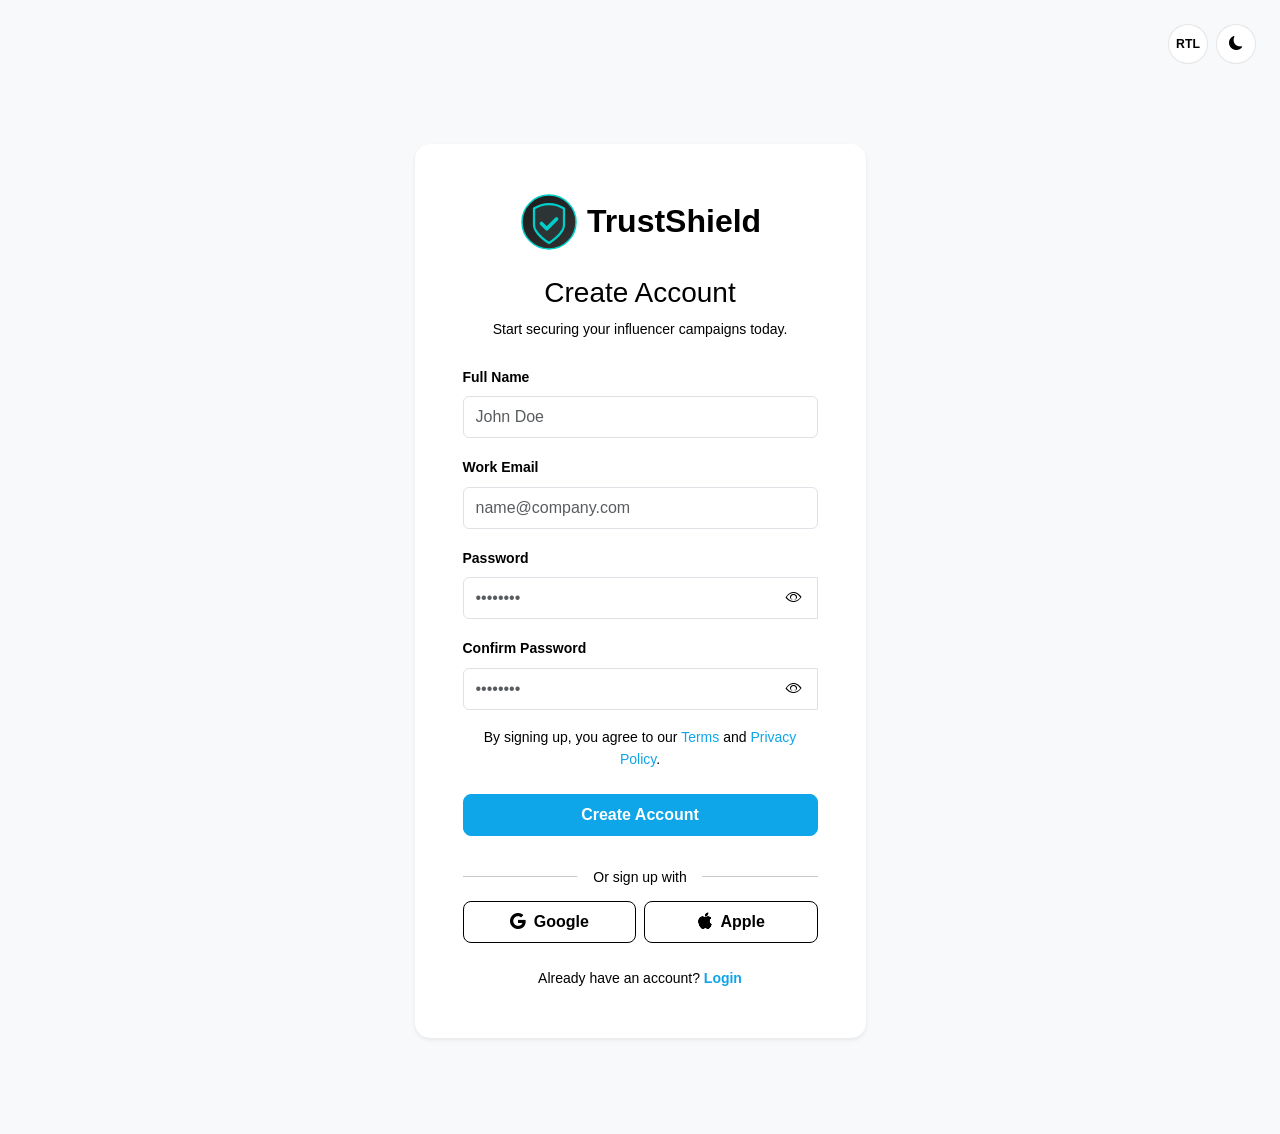
<file: register.html>
<!DOCTYPE html>
<html lang="en" dir="ltr">
<head>
    <meta charset="UTF-8">
    <meta name="viewport" content="width=device-width, initial-scale=1.0">
    <title>Sign Up | TrustShield</title>
    <!-- Favicon -->
    <link rel="icon" type="image/svg+xml" href="assets/images/logo.svg">
    <link href="https://cdn.jsdelivr.net/npm/bootstrap@5.3.0/dist/css/bootstrap.min.css" rel="stylesheet">
    <link rel="stylesheet" href="https://cdn.jsdelivr.net/npm/bootstrap-icons@1.11.0/font/bootstrap-icons.css">
    <link rel="stylesheet" href="assets/css/style.css">
</head>
<body class="bg-light">

    <!-- Top Controls -->
    <div class="position-fixed top-0 end-0 p-3 p-md-4 d-flex gap-2 z-3">
        <button id="rtlToggle" class="btn btn-outline-secondary btn-sm" title="Toggle RTL">
            <span class="small fw-bold">RTL</span>
        </button>
        <button id="themeToggle" class="btn btn-outline-secondary btn-sm" title="Toggle Theme">
            <i class="bi bi-moon-fill"></i>
        </button>
    </div>


    <div class="container py-5 mt-md-5">
        <div class="row min-vh-100 align-items-center justify-content-center py-5">
            <div class="col-md-10 col-lg-6 col-xl-5">
                <div class="card p-5 border-0 shadow-sm text-center">
                    <a href="index.html" class="navbar-brand d-flex align-items-center justify-content-center mb-4">
                        <img src="assets/images/logo.svg" alt="TrustShield Logo" width="60" height="60" class="me-2">
                        <span class="fw-bold fs-2">TrustShield</span>
                    </a>
                    <h3 class="fw-bold mb-2">Create Account</h3>
                    <p class="text-muted small mb-4">Start securing your influencer campaigns today.</p>
                    
                    <form class="text-start">
                        <div class="mb-3">
                            <label class="form-label small fw-bold">Full Name</label>
                            <input type="text" class="form-control py-2" placeholder="John Doe">
                        </div>
                        <div class="mb-3">
                            <label class="form-label small fw-bold">Work Email</label>
                            <input type="email" class="form-control py-2" placeholder="name@company.com">
                        </div>
                        <div class="mb-3">
                            <label class="form-label small fw-bold">Password</label>
                            <div class="input-group">
                                <input type="password" class="form-control py-2" id="regPassword" placeholder="••••••••">
                                <button class="btn btn-outline-secondary border-start-0" type="button" onclick="togglePassword('regPassword', this)">
                                    <i class="bi bi-eye"></i>
                                </button>
                            </div>
                        </div>
                        <div class="mb-3">
                            <label class="form-label small fw-bold">Confirm Password</label>
                            <div class="input-group">
                                <input type="password" class="form-control py-2" id="confirmPassword" placeholder="••••••••">
                                <button class="btn btn-outline-secondary border-start-0" type="button" onclick="togglePassword('confirmPassword', this)">
                                    <i class="bi bi-eye"></i>
                                </button>
                            </div>
                        </div>
                        <div class="mb-4 small text-muted text-center">
                            By signing up, you agree to our <a href="#" class="text-secondary text-decoration-none">Terms</a> and <a href="#" class="text-secondary text-decoration-none">Privacy Policy</a>.
                        </div>
                        <a href="dashboard.html" class="btn btn-primary w-100 py-2 mb-4">Create Account</a>
                        
                        <div class="text-center mb-4 position-relative">
                            <hr>
                            <span class="position-absolute top-50 start-50 translate-middle bg-body px-3 small text-muted">Or sign up with</span>
                        </div>
                        
                        <div class="row g-2 mb-4">
                            <div class="col-6">
                                <button type="button" class="btn btn-outline-secondary w-100 py-2 small d-flex align-items-center justify-content-center">
                                    <i class="bi bi-google me-2"></i> Google
                                </button>
                            </div>
                            <div class="col-6">
                                <button type="button" class="btn btn-outline-secondary w-100 py-2 small d-flex align-items-center justify-content-center">
                                    <i class="bi bi-apple me-2"></i> Apple
                                </button>
                            </div>
                        </div>
                        
                        <p class="text-center small text-muted mb-0">Already have an account? <a href="login.html" class="text-secondary fw-bold text-decoration-none">Login</a></p>
                    </form>
                </div>
            </div>
        </div>
    </div>

    <!-- Back to Top Button -->
    <button id="backToTop" class="btn btn-secondary btn-lg rounded-circle">
        <i class="bi bi-arrow-up"></i>
    </button>

    <script src="https://cdn.jsdelivr.net/npm/bootstrap@5.3.0/dist/js/bootstrap.bundle.min.js"></script>
    <script src="assets/js/main.js"></script>
</body>
</html>
</file>
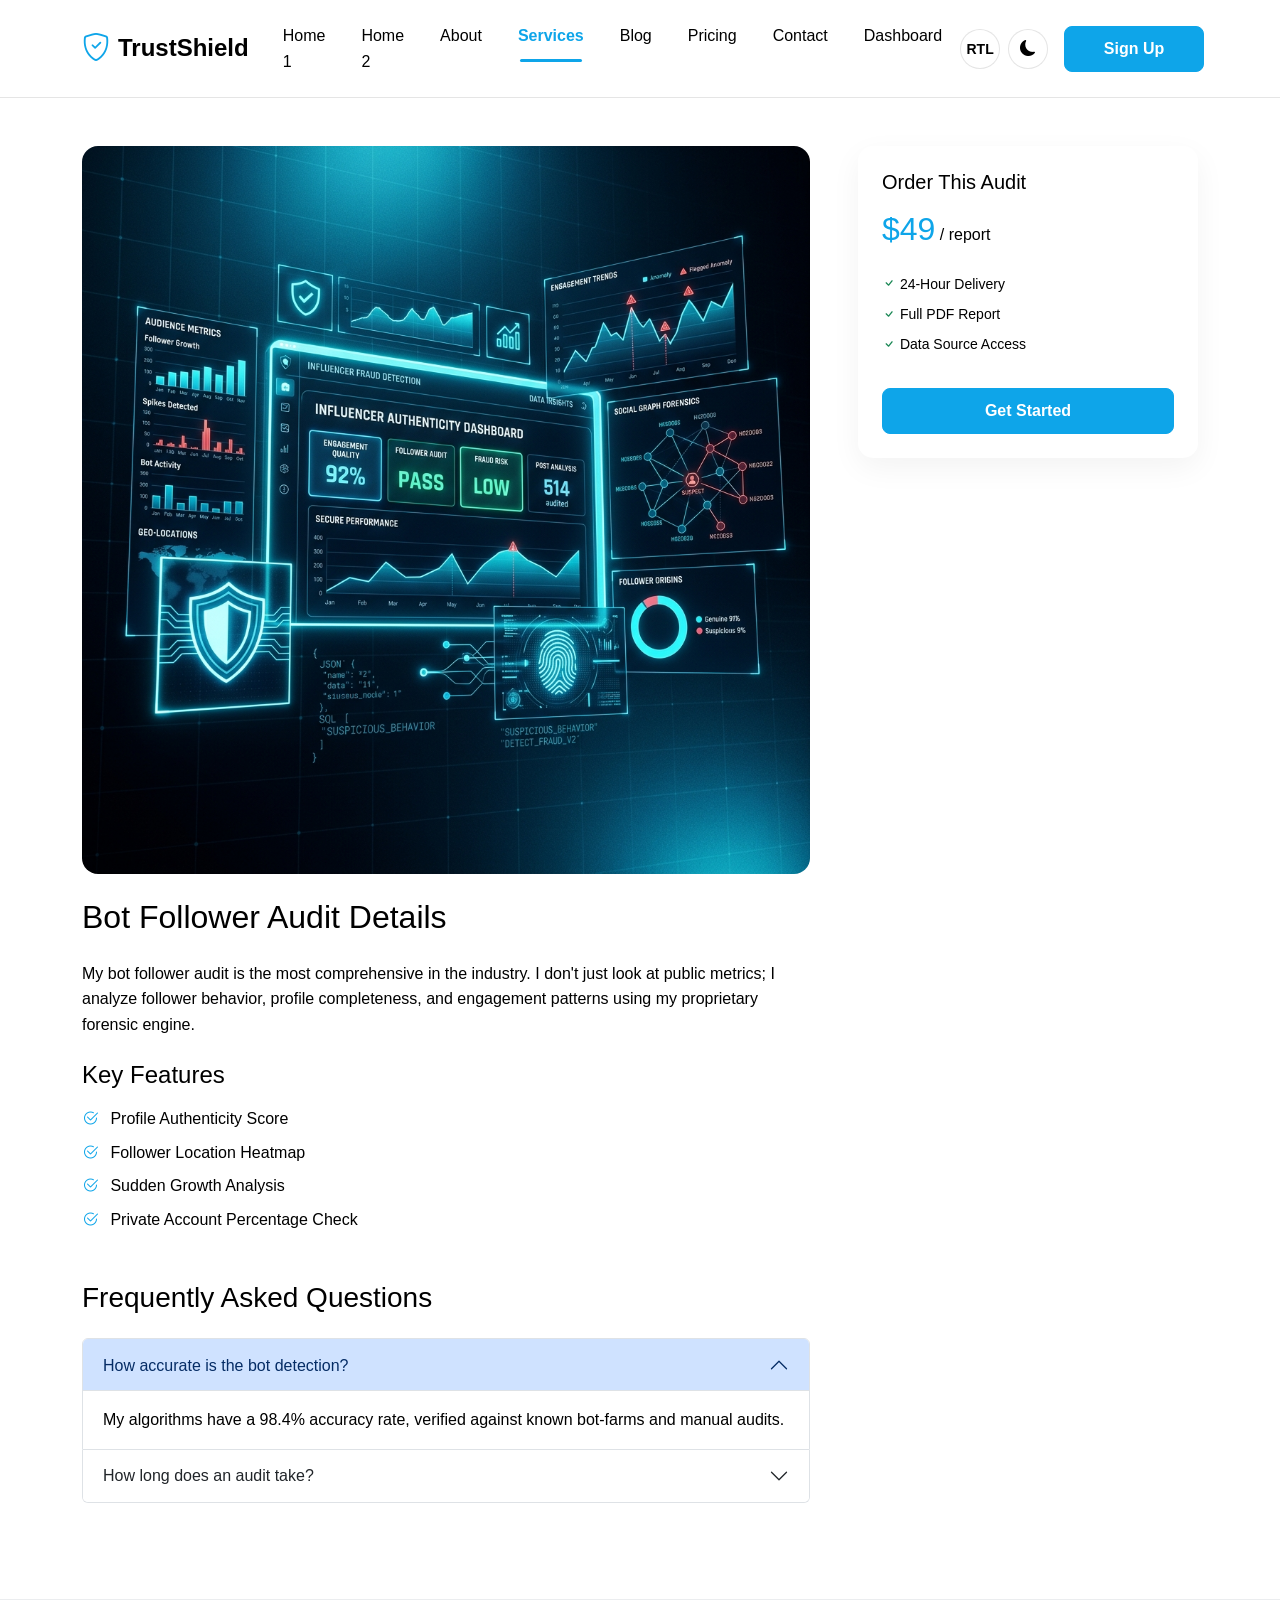
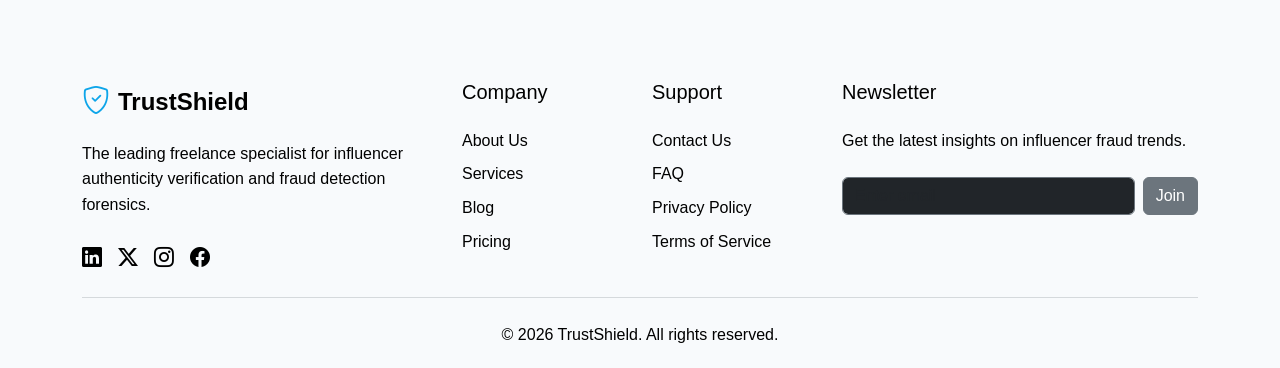
<file: service-details.html>
<!DOCTYPE html>
<html lang="en" dir="ltr">
<head>
    <meta charset="UTF-8">
    <meta name="viewport" content="width=device-width, initial-scale=1.0">
    <title>Service Details | TrustShield</title>
    <link href="https://cdn.jsdelivr.net/npm/bootstrap@5.3.0/dist/css/bootstrap.min.css" rel="stylesheet">
    <link rel="stylesheet" href="https://cdn.jsdelivr.net/npm/bootstrap-icons@1.11.0/font/bootstrap-icons.css">
    <link rel="stylesheet" href="assets/css/style.css">
</head>
<body>

    <!-- Header -->
    <header class="navbar navbar-expand-lg sticky-top">
        <div class="container">
            <a class="navbar-brand d-flex align-items-center" href="index.html">
                <i class="bi bi-shield-check text-secondary me-2 fs-3"></i>
                <span class="fw-bold fs-4">TrustShield</span>
            </a>
            
            <div class="d-flex align-items-center d-lg-none">
                <button id="rtlToggle" class="me-2" title="Toggle RTL">
                    <span class="small fw-bold">RTL</span>
                </button>
                <button id="themeToggle" class="me-2" title="Toggle Theme">
                    <i class="bi bi-moon-fill"></i>
                </button>
                <button class="navbar-toggler border-0" type="button" data-bs-toggle="offcanvas" data-bs-target="#mobileMenu">
                    <span class="navbar-toggler-icon"></span>
                </button>
            </div>

            <div class="collapse navbar-collapse" id="navbarNav">
                <ul class="navbar-nav mx-auto">
                    <li class="nav-item"><a class="nav-link" href="index.html">Home 1</a></li>
                    <li class="nav-item"><a class="nav-link" href="home-2.html">Home 2</a></li>
                    <li class="nav-item"><a class="nav-link" href="about.html">About</a></li>
                    <li class="nav-item"><a class="nav-link active" href="services.html">Services</a></li>
                    <li class="nav-item"><a class="nav-link" href="blog.html">Blog</a></li>
                    <li class="nav-item"><a class="nav-link" href="pricing.html">Pricing</a></li>
                    <li class="nav-item"><a class="nav-link" href="contact.html">Contact</a></li>
                    <li class="nav-item"><a class="nav-link" href="dashboard.html">Dashboard</a></li>
                </ul>
                <div class="d-flex align-items-center">
                    <button id="rtlToggle" class="me-2 d-none d-lg-block" title="Toggle RTL">
                        <span class="small fw-bold">RTL</span>
                    </button>
                    <button id="themeToggleDesktop" class="me-3 d-none d-lg-block" title="Toggle Theme">
                        <i class="bi bi-moon-fill"></i>
                    </button>
                    <a href="register.html" class="btn btn-primary btn-fixed">Sign Up</a>
                </div>
            </div>
        </div>
    </header>

    <!-- Mobile Menu Offcanvas -->
    <div class="offcanvas offcanvas-end" tabindex="-1" id="mobileMenu">
        <div class="offcanvas-header">
            <h5 class="offcanvas-title fw-bold"><i class="bi bi-shield-check text-secondary me-2"></i>TrustShield</h5>
            <button type="button" class="btn-close" data-bs-dismiss="offcanvas"></button>
        </div>
        <div class="offcanvas-body">
            <ul class="navbar-nav mb-4">
                <li class="nav-item"><a class="nav-link" href="index.html">Home 1</a></li>
                <li class="nav-item"><a class="nav-link" href="home-2.html">Home 2</a></li>
                <li class="nav-item"><a class="nav-link" href="about.html">About</a></li>
                <li class="nav-item"><a class="nav-link active" href="services.html">Services</a></li>
                <li class="nav-item"><a class="nav-link" href="blog.html">Blog</a></li>
                <li class="nav-item"><a class="nav-link" href="pricing.html">Pricing</a></li>
                <li class="nav-item"><a class="nav-link" href="contact.html">Contact</a></li>
                <li class="nav-item"><a class="nav-link" href="dashboard.html">Dashboard</a></li>
            </ul>
            <div class="d-grid gap-2">
                <a href="register.html" class="btn btn-primary">Sign Up</a>
            </div>
        </div>
    </div>

    <main>
        <section class="py-5">
            <div class="container">
                <div class="row g-5">
                    <div class="col-lg-8">
                        <img src="assets/images/hero.png" alt="Service" class="img-fluid rounded-4 mb-4">
                        <h2 class="fw-bold mb-4">Bot Follower Audit Details</h2>
                        <p class="text-muted mb-4">My bot follower audit is the most comprehensive in the industry. I don't just look at public metrics; I analyze follower behavior, profile completeness, and engagement patterns using my proprietary forensic engine.</p>
                        
                        <h4 class="fw-bold mb-3">Key Features</h4>
                        <ul class="list-unstyled mb-5">
                            <li class="mb-2"><i class="bi bi-check2-circle text-secondary me-2"></i> Profile Authenticity Score</li>
                            <li class="mb-2"><i class="bi bi-check2-circle text-secondary me-2"></i> Follower Location Heatmap</li>
                            <li class="mb-2"><i class="bi bi-check2-circle text-secondary me-2"></i> Sudden Growth Analysis</li>
                            <li class="mb-2"><i class="bi bi-check2-circle text-secondary me-2"></i> Private Account Percentage Check</li>
                        </ul>

                        <!-- FAQ Section -->
                        <h3 class="fw-bold mb-4">Frequently Asked Questions</h3>
                        <div class="accordion mb-5" id="faqAccordion">
                            <div class="accordion-item">
                                <h2 class="accordion-header">
                                    <button class="accordion-button" type="button" data-bs-toggle="collapse" data-bs-target="#faq1">
                                        How accurate is the bot detection?
                                    </button>
                                </h2>
                                <div id="faq1" class="accordion-collapse collapse show" data-bs-parent="#faqAccordion">
                                    <div class="accordion-body text-muted">
                                        My algorithms have a 98.4% accuracy rate, verified against known bot-farms and manual audits.
                                    </div>
                                </div>
                            </div>
                            <div class="accordion-item">
                                <h2 class="accordion-header">
                                    <button class="accordion-button collapsed" type="button" data-bs-toggle="collapse" data-bs-target="#faq2">
                                        How long does an audit take?
                                    </button>
                                </h2>
                                <div id="faq2" class="accordion-collapse collapse" data-bs-parent="#faqAccordion">
                                    <div class="accordion-body text-muted">
                                        Standard audits are completed within 24 hours. Premium audits can be delivered in under 4 hours.
                                    </div>
                                </div>
                            </div>
                        </div>
                    </div>

                    <!-- Sidebar Pricing -->
                    <div class="col-lg-4">
                        <div class="card p-4 border-secondary sticky-top" style="top: 100px;">
                            <h5 class="fw-bold mb-3">Order This Audit</h5>
                            <h2 class="fw-bold text-secondary mb-4">$49<span class="fs-6 text-muted fw-normal"> / report</span></h2>
                            <ul class="list-unstyled mb-4 small">
                                <li class="mb-2"><i class="bi bi-check text-success"></i> 24-Hour Delivery</li>
                                <li class="mb-2"><i class="bi bi-check text-success"></i> Full PDF Report</li>
                                <li class="mb-2"><i class="bi bi-check text-success"></i> Data Source Access</li>
                            </ul>
                            <a href="contact.html" class="btn btn-primary w-100">Get Started</a>
                        </div>
                    </div>
                </div>
            </div>
        </section>
    </main>

    <!-- Footer -->
    <footer class="footer">
        <div class="container">
            <div class="row g-4">
                <!-- Column 1: Brand -->
                <div class="col-lg-4 col-md-6">
                    <a class="navbar-brand d-flex align-items-center text-white mb-3" href="index.html">
                        <i class="bi bi-shield-check text-secondary me-2 fs-3"></i>
                        <span class="fw-bold fs-4">TrustShield</span>
                    </a>
                    <p class="text-muted mb-4">The leading freelance specialist for influencer authenticity verification and fraud detection forensics.</p>
                    <div class="social-links d-flex gap-3">
                        <a href="#"><i class="bi bi-linkedin fs-5"></i></a>
                        <a href="#"><i class="bi bi-twitter-x fs-5"></i></a>
                        <a href="#"><i class="bi bi-instagram fs-5"></i></a>
                        <a href="#"><i class="bi bi-facebook fs-5"></i></a>
                    </div>
                </div>
                <!-- Column 2: Company -->
                <div class="col-lg-2 col-md-6">
                    <h5 class="fw-bold mb-4">Company</h5>
                    <ul class="list-unstyled">
                        <li class="mb-2"><a href="about.html">About Us</a></li>
                        <li class="mb-2"><a href="services.html">Services</a></li>
                        <li class="mb-2"><a href="blog.html">Blog</a></li>
                        <li class="mb-2"><a href="pricing.html">Pricing</a></li>
                    </ul>
                </div>
                <!-- Column 3: Support -->
                <div class="col-lg-2 col-md-6">
                    <h5 class="fw-bold mb-4">Support</h5>
                    <ul class="list-unstyled">
                        <li class="mb-2"><a href="contact.html">Contact Us</a></li>
                        <li class="mb-2"><a href="faq.html">FAQ</a></li>
                        <li class="mb-2"><a href="privacy.html">Privacy Policy</a></li>
                        <li class="mb-2"><a href="terms.html">Terms of Service</a></li>
                    </ul>
                </div>
                <!-- Column 4: Newsletter -->
                <div class="col-lg-4 col-md-6">
                    <h5 class="fw-bold mb-4">Newsletter</h5>
                    <p class="text-muted mb-4">Get the latest insights on influencer fraud trends.</p>
                    <form class="d-flex gap-2">
                        <input type="email" class="form-control bg-dark border-secondary text-white" placeholder="Enter email">
                        <button class="btn btn-secondary" type="submit">Join</button>
                    </form>
                </div>
            </div>
            <hr class="my-4 border-secondary opacity-25">
            <div class="row align-items-center">
                <div class="col-12 text-center">
                    <p class="mb-0 text-muted">&copy; 2026 TrustShield. All rights reserved.</p>
                </div>
            </div>
        </div>
    </footer>

    <script src="https://cdn.jsdelivr.net/npm/bootstrap@5.3.0/dist/js/bootstrap.bundle.min.js"></script>
    <script src="assets/js/main.js"></script>
</body>
</html>
</file>
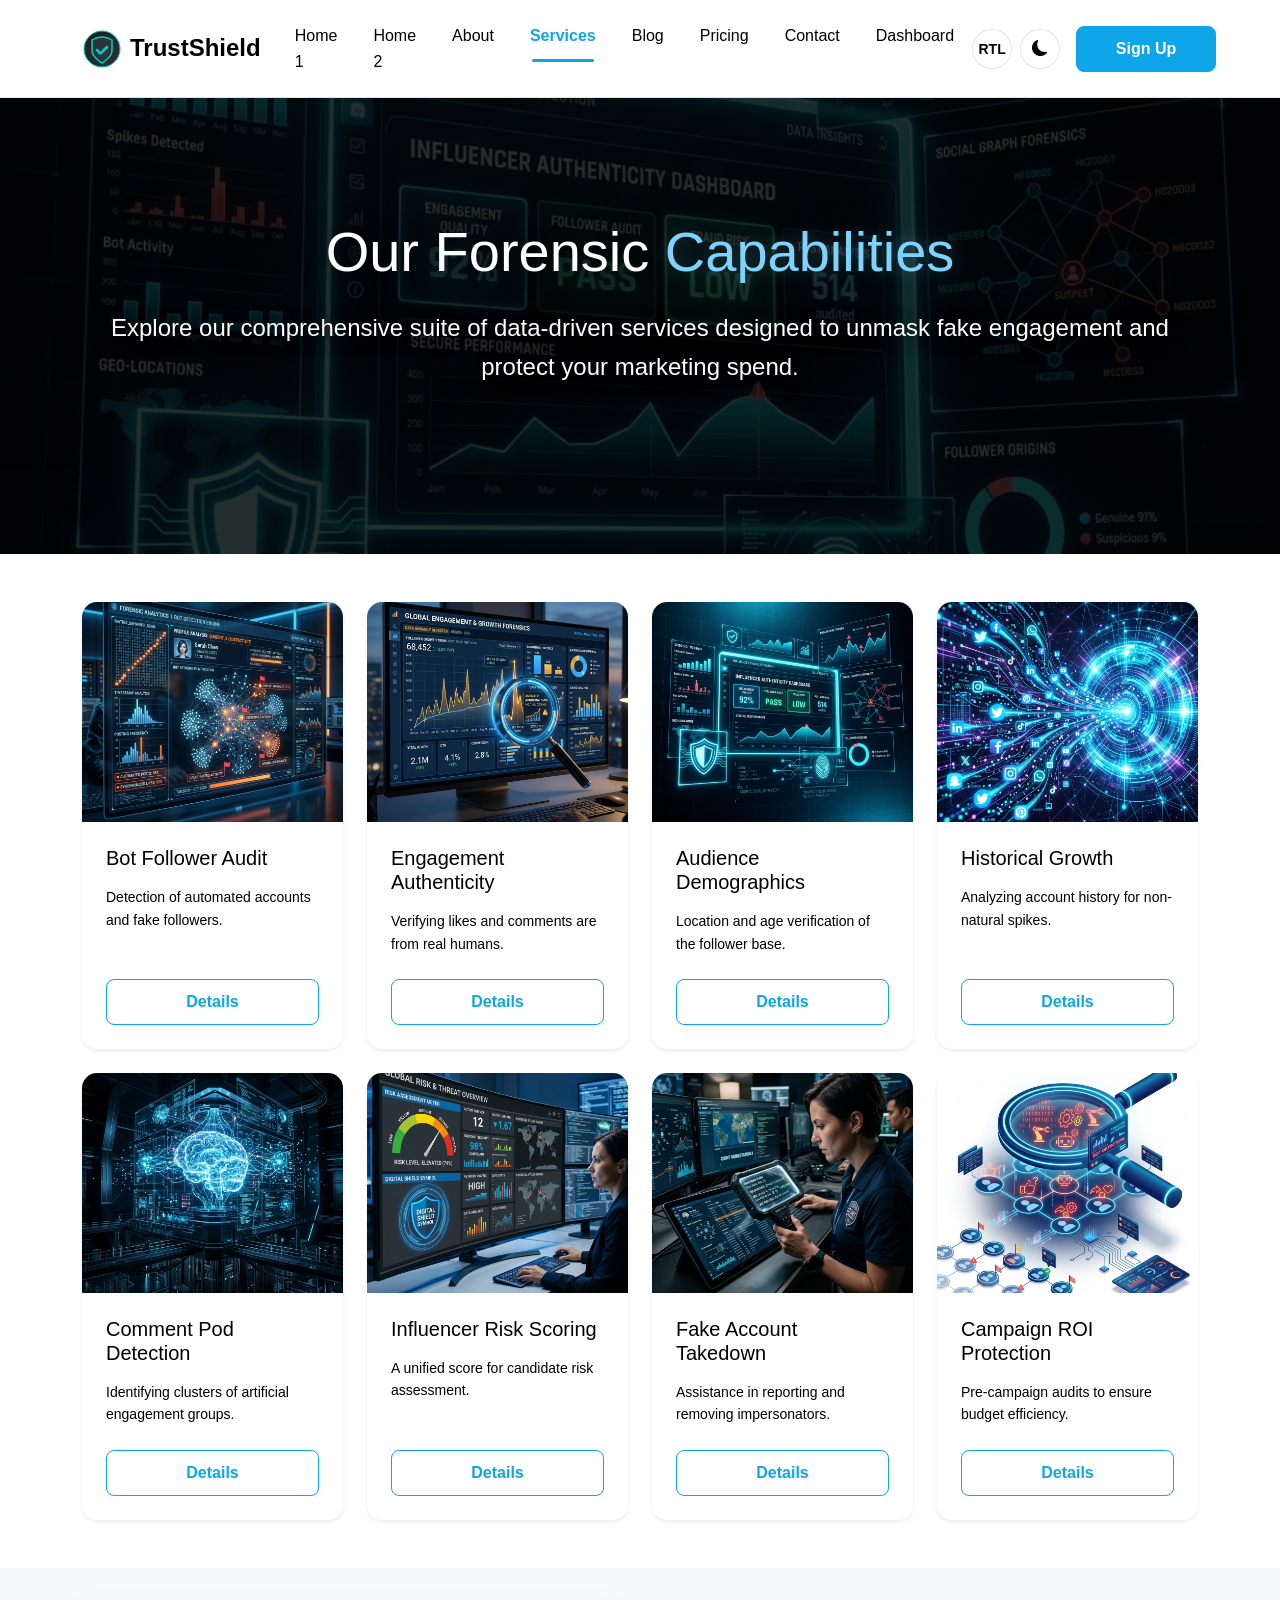
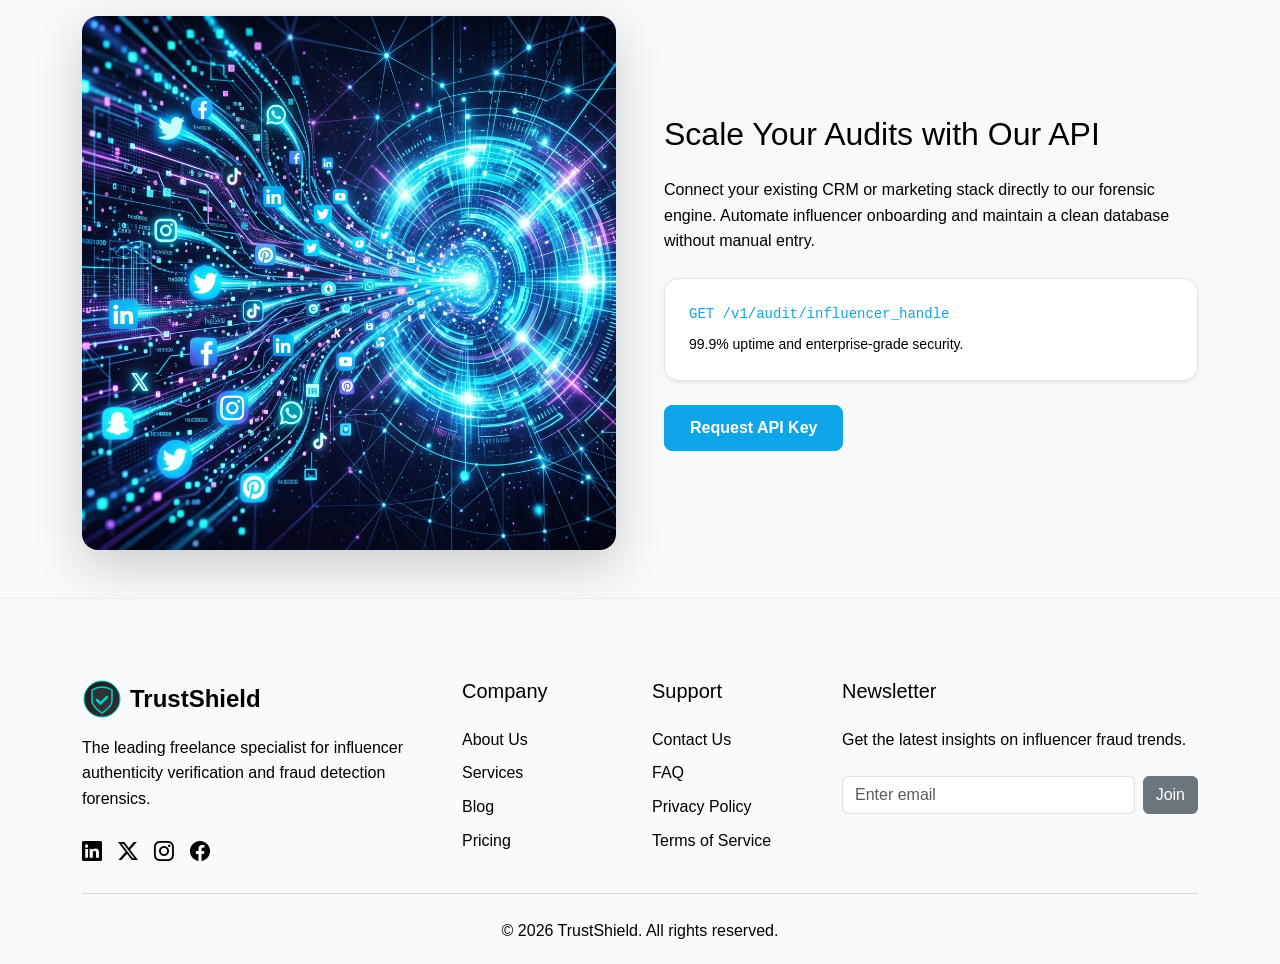
<file: services.html>
<!DOCTYPE html>
<html lang="en" dir="ltr">
<head>
    <meta charset="UTF-8">
    <meta name="viewport" content="width=device-width, initial-scale=1.0">
    <title>Services | TrustShield</title>
    <!-- Favicon -->
    <link rel="icon" type="image/svg+xml" href="assets/images/logo.svg">
    <link href="https://cdn.jsdelivr.net/npm/bootstrap@5.3.0/dist/css/bootstrap.min.css" rel="stylesheet">
    <link rel="stylesheet" href="https://cdn.jsdelivr.net/npm/bootstrap-icons@1.11.0/font/bootstrap-icons.css">
    <link rel="stylesheet" href="assets/css/style.css">
</head>
<body>

    <!-- Header -->
    <header class="navbar navbar-expand-lg sticky-top">
        <div class="container">
            <a class="navbar-brand d-flex align-items-center" href="index.html">
                <img src="assets/images/logo.svg" alt="TrustShield Logo" width="40" height="40" class="me-2">
                <span class="fw-bold fs-4">TrustShield</span>
            </a>
            
            <div class="d-flex align-items-center d-lg-none">
                <button id="rtlToggle" class="me-2" title="Toggle RTL">
                    <span class="small fw-bold">RTL</span>
                </button>
                <button id="themeToggle" class="me-2" title="Toggle Theme">
                    <i class="bi bi-moon-fill"></i>
                </button>
                <button class="navbar-toggler border-0" type="button" data-bs-toggle="offcanvas" data-bs-target="#mobileMenu">
                    <span class="navbar-toggler-icon"></span>
                </button>
            </div>

            <div class="collapse navbar-collapse" id="navbarNav">
                <ul class="navbar-nav mx-auto">
                    <li class="nav-item"><a class="nav-link" href="index.html">Home 1</a></li>
                    <li class="nav-item"><a class="nav-link" href="home-2.html">Home 2</a></li>
                    <li class="nav-item"><a class="nav-link" href="about.html">About</a></li>
                    <li class="nav-item"><a class="nav-link active" href="services.html">Services</a></li>
                    <li class="nav-item"><a class="nav-link" href="blog.html">Blog</a></li>
                    <li class="nav-item"><a class="nav-link" href="pricing.html">Pricing</a></li>
                    <li class="nav-item"><a class="nav-link" href="contact.html">Contact</a></li>
                    <li class="nav-item"><a class="nav-link" href="dashboard.html">Dashboard</a></li>
                </ul>
                <div class="d-flex align-items-center">
                    <button id="rtlToggle" class="me-2 d-none d-lg-block" title="Toggle RTL">
                        <span class="small fw-bold">RTL</span>
                    </button>
                    <button id="themeToggleDesktop" class="me-3 d-none d-lg-block" title="Toggle Theme">
                        <i class="bi bi-moon-fill"></i>
                    </button>
                    <a href="register.html" class="btn btn-primary btn-fixed">Sign Up</a>
                </div>
            </div>
        </div>
    </header>

    <!-- Mobile Menu Offcanvas -->
    <div class="offcanvas offcanvas-end" tabindex="-1" id="mobileMenu">
        <div class="offcanvas-header">
            <h5 class="offcanvas-title fw-bold">
                <img src="assets/images/logo.svg" alt="TrustShield Logo" width="30" height="30" class="me-2">
                TrustShield
            </h5>
            <button type="button" class="btn-close" data-bs-dismiss="offcanvas"></button>
        </div>
        <div class="offcanvas-body">
            <ul class="navbar-nav mb-4">
                <li class="nav-item"><a class="nav-link" href="index.html">Home 1</a></li>
                <li class="nav-item"><a class="nav-link" href="home-2.html">Home 2</a></li>
                <li class="nav-item"><a class="nav-link" href="about.html">About</a></li>
                <li class="nav-item"><a class="nav-link active" href="services.html">Services</a></li>
                <li class="nav-item"><a class="nav-link" href="blog.html">Blog</a></li>
                <li class="nav-item"><a class="nav-link" href="pricing.html">Pricing</a></li>
                <li class="nav-item"><a class="nav-link" href="contact.html">Contact</a></li>
                <li class="nav-item"><a class="nav-link" href="dashboard.html">Dashboard</a></li>
            </ul>
            <div class="d-grid gap-2">
                <a href="register.html" class="btn btn-primary">Sign Up</a>
            </div>
        </div>
    </div>

    <main>
        <section class="hero-section-services hero-sm text-center">
            <div class="container">
                <h1 class="display-4 fw-bold mb-4">Our Forensic <span class="text-secondary">Capabilities</span></h1>
                <p class="lead mb-5 fs-4">Explore our comprehensive suite of data-driven services designed to unmask fake engagement and protect your marketing spend.</p>
            </div>
        </section>

        <section class="py-5">
            <div class="container">
                <div class="row g-4">
                    <!-- Service 1 -->
                    <div class="col-lg-3 col-md-6">
                        <div class="card h-100 service-card overflow-hidden border-0 shadow-sm">
                            <div class="service-img-container">
                                <img src="assets/images/bot_detection.png" class="card-img-top service-img" alt="Bot Audit">
                            </div>
                            <div class="card-body d-flex flex-column p-4">
                                <h5 class="fw-bold mb-3">Bot Follower Audit</h5>
                                <p class="small text-muted mb-4">Detection of automated accounts and fake followers.</p>
                                <a href="service-details.html" class="btn btn-outline-primary mt-auto">Details</a>
                            </div>
                        </div>
                    </div>
                    <!-- Service 2 -->
                    <div class="col-lg-3 col-md-6">
                        <div class="card h-100 service-card overflow-hidden border-0 shadow-sm">
                            <div class="service-img-container">
                                <img src="assets/images/engagement_audit.png" class="card-img-top service-img" alt="Engagement">
                            </div>
                            <div class="card-body d-flex flex-column p-4">
                                <h5 class="fw-bold mb-3">Engagement Authenticity</h5>
                                <p class="small text-muted mb-4">Verifying likes and comments are from real humans.</p>
                                <a href="service-details.html" class="btn btn-outline-primary mt-auto">Details</a>
                            </div>
                        </div>
                    </div>
                    <!-- Service 3 -->
                    <div class="col-lg-3 col-md-6">
                        <div class="card h-100 service-card overflow-hidden border-0 shadow-sm">
                            <div class="service-img-container">
                                <img src="assets/images/hero.png" class="card-img-top service-img" alt="Audience">
                            </div>
                            <div class="card-body d-flex flex-column p-4">
                                <h5 class="fw-bold mb-3">Audience Demographics</h5>
                                <p class="small text-muted mb-4">Location and age verification of the follower base.</p>
                                <a href="service-details.html" class="btn btn-outline-primary mt-auto">Details</a>
                            </div>
                        </div>
                    </div>
                    <!-- Service 4 -->
                    <div class="col-lg-3 col-md-6">
                        <div class="card h-100 service-card overflow-hidden border-0 shadow-sm">
                            <div class="service-img-container">
                                <img src="assets/images/data_collection.png" class="card-img-top service-img" alt="Growth">
                            </div>
                            <div class="card-body d-flex flex-column p-4">
                                <h5 class="fw-bold mb-3">Historical Growth</h5>
                                <p class="small text-muted mb-4">Analyzing account history for non-natural spikes.</p>
                                <a href="service-details.html" class="btn btn-outline-primary mt-auto">Details</a>
                            </div>
                        </div>
                    </div>
                    <!-- Service 5 -->
                    <div class="col-lg-3 col-md-6">
                        <div class="card h-100 service-card overflow-hidden border-0 shadow-sm">
                            <div class="service-img-container">
                                <img src="assets/images/ai_processing.png" class="card-img-top service-img" alt="Pods">
                            </div>
                            <div class="card-body d-flex flex-column p-4">
                                <h5 class="fw-bold mb-3">Comment Pod Detection</h5>
                                <p class="small text-muted mb-4">Identifying clusters of artificial engagement groups.</p>
                                <a href="service-details.html" class="btn btn-outline-primary mt-auto">Details</a>
                            </div>
                        </div>
                    </div>
                    <!-- Service 6 -->
                    <div class="col-lg-3 col-md-6">
                        <div class="card h-100 service-card overflow-hidden border-0 shadow-sm">
                            <div class="service-img-container">
                                <img src="assets/images/risk_scoring.png" class="card-img-top service-img" alt="Risk">
                            </div>
                            <div class="card-body d-flex flex-column p-4">
                                <h5 class="fw-bold mb-3">Influencer Risk Scoring</h5>
                                <p class="small text-muted mb-4">A unified score for candidate risk assessment.</p>
                                <a href="service-details.html" class="btn btn-outline-primary mt-auto">Details</a>
                            </div>
                        </div>
                    </div>
                    <!-- Service 7 -->
                    <div class="col-lg-3 col-md-6">
                        <div class="card h-100 service-card overflow-hidden border-0 shadow-sm">
                            <div class="service-img-container">
                                <img src="assets/images/expert_review.png" class="card-img-top service-img" alt="Takedown">
                            </div>
                            <div class="card-body d-flex flex-column p-4">
                                <h5 class="fw-bold mb-3">Fake Account Takedown</h5>
                                <p class="small text-muted mb-4">Assistance in reporting and removing impersonators.</p>
                                <a href="service-details.html" class="btn btn-outline-primary mt-auto">Details</a>
                            </div>
                        </div>
                    </div>
                    <!-- Service 8 -->
                    <div class="col-lg-3 col-md-6">
                        <div class="card h-100 service-card overflow-hidden border-0 shadow-sm">
                            <div class="service-img-container">
                                <img src="assets/images/audit.png" class="card-img-top service-img" alt="ROI">
                            </div>
                            <div class="card-body d-flex flex-column p-4">
                                <h5 class="fw-bold mb-3">Campaign ROI Protection</h5>
                                <p class="small text-muted mb-4">Pre-campaign audits to ensure budget efficiency.</p>
                                <a href="service-details.html" class="btn btn-outline-primary mt-auto">Details</a>
                            </div>
                        </div>
                    </div>
                </div>
            </div>
        </section>
        <!-- API Integration -->
        <section class="py-5 bg-light">
            <div class="container">
                <div class="row align-items-center g-5">
                    <div class="col-lg-6">
                        <img src="assets/images/data_collection.png" alt="API" class="img-fluid rounded-4 shadow-lg hover-scale">
                    </div>
                    <div class="col-lg-6">
                        <h2 class="fw-bold mb-4">Scale Your Audits with Our API</h2>
                        <p class="text-muted mb-4">Connect your existing CRM or marketing stack directly to our forensic engine. Automate influencer onboarding and maintain a clean database without manual entry.</p>
                        <div class="card p-4 border-0 shadow-sm data-card">
                            <code class="text-secondary">GET /v1/audit/influencer_handle</code>
                            <p class="small text-muted mt-2 mb-0">99.9% uptime and enterprise-grade security.</p>
                        </div>
                        <a href="contact.html" class="btn btn-primary mt-4">Request API Key</a>
                    </div>
                </div>
            </div>
        </section>
    </main>

    <!-- Footer -->
    <footer>
        <div class="container">
            <div class="row g-4">
                <!-- Column 1: Brand -->
                <div class="col-lg-4 col-md-6">
                    <a class="navbar-brand d-flex align-items-center mb-3" href="index.html">
                        <img src="assets/images/logo.svg" alt="TrustShield Logo" width="40" height="40" class="me-2">
                        <span class="fw-bold fs-4">TrustShield</span>
                    </a>
                    <p class="text-muted mb-4">The leading freelance specialist for influencer authenticity verification and fraud detection forensics.</p>
                    <div class="social-links d-flex gap-3">
                        <a href="#"><i class="bi bi-linkedin fs-5"></i></a>
                        <a href="#"><i class="bi bi-twitter-x fs-5"></i></a>
                        <a href="#"><i class="bi bi-instagram fs-5"></i></a>
                        <a href="#"><i class="bi bi-facebook fs-5"></i></a>
                    </div>
                </div>
                <!-- Column 2: Company -->
                <div class="col-lg-2 col-md-6">
                    <h5 class="fw-bold mb-4">Company</h5>
                    <ul class="list-unstyled">
                        <li class="mb-2"><a href="about.html">About Us</a></li>
                        <li class="mb-2"><a href="services.html">Services</a></li>
                        <li class="mb-2"><a href="blog.html">Blog</a></li>
                        <li class="mb-2"><a href="pricing.html">Pricing</a></li>
                    </ul>
                </div>
                <!-- Column 3: Support -->
                <div class="col-lg-2 col-md-6">
                    <h5 class="fw-bold mb-4">Support</h5>
                    <ul class="list-unstyled">
                        <li class="mb-2"><a href="contact.html">Contact Us</a></li>
                        <li class="mb-2"><a href="faq.html">FAQ</a></li>
                        <li class="mb-2"><a href="privacy.html">Privacy Policy</a></li>
                        <li class="mb-2"><a href="terms.html">Terms of Service</a></li>
                    </ul>
                </div>
                <!-- Column 4: Newsletter -->
                <div class="col-lg-4 col-md-6">
                    <h5 class="fw-bold mb-4">Newsletter</h5>
                    <p class="text-muted mb-4">Get the latest insights on influencer fraud trends.</p>
                    <form class="d-flex gap-2">
                        <input type="email" class="form-control" placeholder="Enter email">
                        <button class="btn btn-secondary" type="submit">Join</button>
                    </form>
                </div>
            </div>
            <hr class="my-4 border-secondary opacity-25">
            <div class="row align-items-center">
                <div class="col-12 text-center">
                    <p class="mb-0 text-muted">&copy; 2026 TrustShield. All rights reserved.</p>
                </div>
            </div>
        </div>
    </footer>

    <!-- Back to Top Button -->
    <button id="backToTop" class="btn btn-secondary btn-lg rounded-circle">
        <i class="bi bi-arrow-up"></i>
    </button>

    <script src="https://cdn.jsdelivr.net/npm/bootstrap@5.3.0/dist/js/bootstrap.bundle.min.js"></script>
    <script src="assets/js/main.js"></script>
</body>
</html>
</file>
<file: assets/css/style.css>
:root {
    --primary-color: #000000;
    --secondary-color: #0ea5e9;
    --tertiary-color: #ffffff;
    --sidebar-bg: #f3f4f6; /* light grey for light mode sidebar */
    --sidebar-text: #0f172a; /* dark text on light sidebar */
    --text-main: #000000;
    --text-muted: #000000;
    --hero-overlay: rgba(0, 0, 0, 0.82);
    --hero-text: #ffffff;
    --footer-bg: #f8fafc;
    --footer-text: #000000;
    --footer-heading: #000000;
    --transition: all 0.3s cubic-bezier(0.4, 0, 0.2, 1);
}

[data-bs-theme="dark"] {
    --primary-color: #f8fafc;
    --secondary-color: #38bdf8;
    --tertiary-color: #020617;
    --sidebar-bg: #000000; /* dark mode sidebar should be black */
    --sidebar-text: #ffffff;
    --text-main: #f1f5f9;
    --text-muted: #94a3b8;
    --hero-overlay: rgba(0, 0, 0, 0.85);
    --hero-text: #ffffff;
    --footer-bg: #020617;
    --footer-text: #94a3b8;
    --footer-heading: #ffffff;
}

body {
    font-family: 'Inter', sans-serif;
    background-color: var(--tertiary-color);
    color: var(--text-main);
    overflow-x: hidden;
    line-height: 1.6;
}

/* Contrast Fixes */
h1, h2, h3, h4, h5, h6 {
    color: var(--primary-color) !important;
    font-weight: 400 !important;
}
h1.fw-bold, h2.fw-bold, h3.fw-bold, h4.fw-bold, h5.fw-bold, h6.fw-bold,
h1.fw-semibold, h2.fw-semibold, h3.fw-semibold, h4.fw-semibold, h5.fw-semibold, h6.fw-semibold {
    font-weight: 500 !important;
}

p, span, li, .lead, .small {
    color: var(--text-main);
}

.text-muted {
    color: var(--text-main) !important;
}

/* Ensure light backgrounds in dark mode don't break text */
[data-bs-theme="dark"] .bg-light,
[data-bs-theme="dark"] .bg-body-tertiary,
[data-bs-theme="dark"] .bg-light-subtle {
    background-color: #1e293b !important; /* Slightly lighter than deep dark but still dark */
    color: #f8fafc !important;
}

[data-bs-theme="dark"] .table thead th,
[data-bs-theme="dark"] .table tbody td,
[data-bs-theme="dark"] .table-hover tbody tr:hover {
    border-color: rgba(255,255,255,0.08);
}

[data-bs-theme="dark"] .badge.bg-light {
    background-color: #475569 !important;
    color: #ffffff !important;
}

[data-bs-theme="dark"] .badge.bg-light.text-dark {
    color: #ffffff !important;
}

/* Typography */

.lead {
    color: var(--text-main);
}

/* Buttons */
.btn-primary {
    background-color: #0ea5e9;
    border-color: #0ea5e9;
    padding: 10px 25px;
    border-radius: 8px;
    font-weight: 600;
    transition: var(--transition);
}

.btn-primary:hover {
    background-color: #0284c7;
    border-color: #0284c7;
    transform: translateY(-2px);
}

.btn-outline-primary {
    color: #0ea5e9;
    border-color: #0ea5e9;
    padding: 10px 25px;
    border-radius: 8px;
    font-weight: 600;
}

.btn-outline-primary:hover {
    background-color: #0ea5e9;
    border-color: #0ea5e9;
    color: #ffffff;
}

.btn-outline-secondary {
    color: var(--primary-color);
    border-color: var(--primary-color);
    padding: 10px 25px;
    border-radius: 8px;
    font-weight: 600;
    transition: var(--transition);
}

.btn-outline-secondary:hover {
    background-color: var(--primary-color);
    color: var(--tertiary-color);
}


.btn-hero-outline {
    color: var(--hero-text);
    border: 2px solid var(--hero-text);
    padding: 10px 25px;
    border-radius: 8px;
    font-weight: 600;
    transition: var(--transition);
    background: transparent;
}

.btn-hero-outline:hover {
    background-color: var(--secondary-color);
    border-color: var(--secondary-color);
    color: #ffffff !important;
    transform: translateY(-3px);
}

.btn-fixed {
    min-width: 140px;
}

.btn-lg.btn-fixed {
    min-width: 250px;
}

@media (max-width: 576px) {
    .btn-fixed, .btn-lg.btn-fixed {
        min-width: 100%;
    }
}

/* Navbar */
.navbar {
    padding: 15px 0;
    background-color: var(--tertiary-color) !important;
    border-bottom: 1px solid rgba(0,0,0,0.1);
}

[data-bs-theme="dark"] .navbar {
    border-bottom: 1px solid rgba(255,255,255,0.1);
}

#themeToggleDesktop, #themeToggle, #rtlToggle {
    width: 40px;
    height: 40px;
    border-radius: 50% !important;
    display: inline-flex;
    align-items: center;
    justify-content: center;
    padding: 0;
    border: 1px solid rgba(0,0,0,0.1);
    background: transparent;
    color: var(--primary-color);
    transition: var(--transition);
    cursor: pointer;
}

.user-profile-pill .text-muted,
.user-profile-pill .fw-bold {
    color: #0f172a !important;
}

.user-profile-pill .text-end {
    display: flex;
    flex-direction: column;
    justify-content: center;
}

.user-profile-pill {
    align-items: center !important;
}

/* Dark mode adjustments for profile pill */
[data-bs-theme="dark"] .user-profile-pill {
    background-color: #0b1220 !important;
    border-color: rgba(255,255,255,0.06) !important;
}

[data-bs-theme="dark"] .user-profile-pill .text-muted,
[data-bs-theme="dark"] .user-profile-pill .fw-bold {
    color: #f1f5f9 !important;
}

/* Welcome top visibility */
.welcome-top .text-muted {
    color: var(--text-muted) !important;
}
.welcome-top .fw-bold {
    color: var(--primary-color) !important;
}
[data-bs-theme="dark"] .welcome-top .text-muted,
[data-bs-theme="dark"] .welcome-top .fw-bold {
    color: #f1f5f9 !important;
}

/* Increase welcome text size for visibility */
.welcome-top .small {
    font-size: 1rem !important;
    font-weight: 600 !important;
    margin: 0;
}
[data-bs-theme="dark"] .welcome-top .text-muted,
[data-bs-theme="dark"] .welcome-top .fw-bold {
    color: #f1f5f9 !important;
}

[data-bs-theme="dark"] #themeToggleDesktop, 
[data-bs-theme="dark"] #themeToggle, 
[data-bs-theme="dark"] #rtlToggle {
    border-color: rgba(255,255,255,0.1);
}

#themeToggleDesktop:hover, #themeToggle:hover, #rtlToggle:hover, .rtl-toggle:hover {
    background-color: var(--secondary-color);
    color: #ffffff !important;
    border-color: var(--secondary-color);
}

.rtl-toggle:hover span {
    color: #ffffff !important;
}

.nav-link {
    font-weight: 500;
    color: var(--primary-color) !important;
    margin: 0 10px;
    position: relative;
    transition: var(--transition);
}

.nav-link:hover, .nav-link.active {
    color: var(--secondary-color) !important;
}

.nav-link.active {
    font-weight: 700;
}

@media (min-width: 992px) {
    .nav-link.active::after {
        content: '';
        position: absolute;
        bottom: -5px;
        left: 10px;
        right: 10px;
        height: 3px;
        background-color: var(--secondary-color);
        border-radius: 5px;
    }
}


/* Hero Section */
.hero-section {
    position: relative;
    padding: 160px 0 120px;
    background: linear-gradient(var(--hero-overlay), var(--hero-overlay)), url('../images/hero.png');
    background-size: cover;
    background-position: center;
    background-attachment: fixed;
    min-height: 80vh;
    display: flex;
    align-items: center;
    color: var(--hero-text);
}

/* Universal Hero Typography */
[class^="hero-section"] h1, 
[class^="hero-section"] h2,
[class*=" hero-section"] h1,
[class*=" hero-section"] h2 {
    color: #ffffff !important;
    text-shadow: 0 4px 30px rgba(0,0,0,0.8);
}

[class^="hero-section"] .lead, 
[class*=" hero-section"] .lead {
    color: #ffffff !important;
    opacity: 1 !important;
    text-shadow: 0 2px 20px rgba(0,0,0,0.8);
}

[class^="hero-section"] .text-secondary {
    color: #7dd3fc !important; /* Brighter blue for better visibility on dark hero */
    text-shadow: 0 0 20px rgba(125, 211, 252, 0.3);
}

[data-bs-theme="dark"] [class^="hero-section"] h1,
[data-bs-theme="dark"] [class^="hero-section"] .lead {
    text-shadow: 0 4px 40px rgba(0,0,0,1);
}

.hero-section {
    position: relative;
    padding: 160px 0 120px;
    background: linear-gradient(var(--hero-overlay), var(--hero-overlay)), url('../images/hero.png');
    background-size: cover;
    background-position: center;
    background-attachment: fixed;
    min-height: 80vh;
    display: flex;
    align-items: center;
}

.hero-section-2 {
    position: relative;
    padding: 160px 0 120px;
    background: linear-gradient(var(--hero-overlay), var(--hero-overlay)), url('../images/hero-2.png');
    background-size: cover;
    background-position: center;
    background-attachment: fixed;
    min-height: 80vh;
    display: flex;
    align-items: center;
}

.hero-section-about {
    background: linear-gradient(var(--hero-overlay), var(--hero-overlay)), url('../images/hero-about.png');
    background-size: cover;
    background-position: center;
    padding: 120px 0;
}

.hero-section-services {
    background: linear-gradient(var(--hero-overlay), var(--hero-overlay)), url('../images/hero.png');
    background-size: cover;
    background-position: center;
    padding: 120px 0;
}

.hero-section-blog {
    background: linear-gradient(var(--hero-overlay), var(--hero-overlay)), url('../images/hero-about.png');
    background-size: cover;
    background-position: center;
    padding: 120px 0;
}

.hero-section-pricing {
    background: linear-gradient(var(--hero-overlay), var(--hero-overlay)), url('../images/hero.png');
    background-size: cover;
    background-position: center;
    padding: 120px 0;
}

.hero-section-contact {
    background: linear-gradient(var(--hero-overlay), var(--hero-overlay)), url('../images/hero-about.png');
    background-size: cover;
    background-position: center;
    padding: 120px 0;
}

.hero-sm {
    min-height: 40vh;
}

/* Cards */
.card {
    border: none;
    border-radius: 15px;
    box-shadow: 0 10px 30px rgba(0,0,0,0.05);
    transition: var(--transition);
    background-color: var(--tertiary-color);
}

.card:hover {
    transform: translateY(-10px);
    box-shadow: 0 15px 40px rgba(0,0,0,0.1);
}

.feature-card {
    transition: var(--transition);
}

.feature-image-container {
    height: 200px;
    overflow: hidden;
    position: relative;
}

.feature-img {
    width: 100%;
    height: 100%;
    object-fit: cover;
    transition: transform 0.5s ease;
}

.feature-card:hover .feature-img {
    transform: scale(1.1);
}

.feature-card .card-body {
    background-color: var(--tertiary-color);
}

.methodology-image-wrapper {
    width: 150px;
    height: 150px;
    margin: 0 auto;
    border-radius: 50%;
    overflow: hidden;
    border: 4px solid var(--secondary-color);
    box-shadow: 0 10px 20px rgba(0,0,0,0.1);
    transition: var(--transition);
}

.methodology-img {
    width: 100%;
    height: 100%;
    object-fit: cover;
    transition: transform 0.5s ease;
}

.methodology-image-wrapper:hover {
    transform: rotate(5deg) scale(1.05);
}

.methodology-image-wrapper:hover .methodology-img {
    transform: scale(1.1);
}

.testimonial-card {
    transition: var(--transition);
}

.testimonial-card:hover {
    transform: scale(1.02);
}

.testimonial-img-wrapper {
    width: 60px;
    height: 60px;
    border-radius: 50%;
    overflow: hidden;
    border: 3px solid var(--secondary-color);
    flex-shrink: 0;
}

.testimonial-img {
    width: 100%;
    height: 100%;
    object-fit: cover;
}

.value-card {
    background-color: var(--tertiary-color);
    transition: var(--transition);
}

.value-card:hover {
    transform: translateY(-5px);
    box-shadow: 0 10px 25px rgba(0,0,0,0.1) !important;
    border-color: var(--secondary-color) !important;
}

.team-card {
    transition: var(--transition);
}

.team-card:hover {
    transform: translateY(-5px);
}

.team-img-wrapper {
    width: 200px;
    height: 200px;
    border-radius: 20px;
    overflow: hidden;
    box-shadow: 0 10px 30px rgba(0,0,0,0.1);
    background-color: var(--tertiary-color);
}

.team-img {
    width: 100%;
    height: 100%;
    object-fit: cover;
    transition: transform 0.5s ease;
}

.team-card:hover .team-img {
    transform: scale(1.1);
}

.service-card {
    transition: var(--transition);
}

.service-card:hover {
    transform: translateY(-10px);
    box-shadow: 0 15px 40px rgba(0,0,0,0.15) !important;
}

.service-img-container {
    height: 220px;
    overflow: hidden;
}

.service-img {
    width: 100%;
    height: 100%;
    object-fit: cover;
    transition: transform 0.5s ease;
}

.service-card:hover .service-img {
    transform: scale(1.1);
}

.data-card {
    transition: var(--transition);
    background-color: var(--tertiary-color);
    border: 1px solid rgba(0,0,0,0.1) !important;
}

[data-bs-theme="dark"] .data-card {
    border: 1px solid rgba(255,255,255,0.1) !important;
}

.data-card:hover {
    background-color: var(--secondary-color) !important;
    border-color: var(--secondary-color) !important;
    transform: scale(1.05);
}

.data-card:hover h6, .data-card:hover p {
    color: #ffffff !important;
}

/* Footer */
footer {
    background-color: var(--footer-bg);
    color: var(--footer-text);
    padding: 80px 0 20px;
    border-top: 1px solid rgba(0,0,0,0.05);
}

[data-bs-theme="dark"] footer {
    border-top: 1px solid rgba(255,255,255,0.05);
}

footer h5, footer .navbar-brand {
    color: var(--footer-heading) !important;
    font-weight: 700;
}

footer .text-muted {
    color: var(--footer-text) !important;
}

footer a {
    color: var(--footer-text);
    text-decoration: none;
    transition: var(--transition);
}

footer a:hover {
    color: var(--secondary-color);
}

/* Dashboard */
.sidebar {
    height: 100vh;
    background-color: var(--sidebar-bg);
    color: var(--sidebar-text);
    position: fixed;
    width: 250px;
    padding-top: 20px;
    border-right: 1px solid rgba(15,23,42,0.06);
}

.sidebar-link {
    color: var(--sidebar-text);
    padding: 12px 25px;
    display: block;
    text-decoration: none;
    transition: var(--transition);
}

.sidebar-link:hover, .sidebar-link.active {
    background-color: rgba(14,165,233,0.06);
    color: var(--sidebar-text);
    border-left: 4px solid var(--secondary-color);
}

/* Stronger active state */
.sidebar-link.active {
    background-color: rgba(14,165,233,0.12) !important;
    color: var(--secondary-color) !important;
}

[data-bs-theme="dark"] .sidebar-link:hover, [data-bs-theme="dark"] .sidebar-link.active {
    background-color: rgba(56,189,248,0.10) !important;
    color: #ffffff !important;
    border-left: 4px solid var(--secondary-color);
}

/* RTL: flip sidebar active indicator from left to right and remove left border */
[dir="rtl"] .sidebar-link:hover, [dir="rtl"] .sidebar-link.active {
    border-left: none !important;
    border-right: 4px solid var(--secondary-color) !important;
}

[data-bs-theme="dark"] [dir="rtl"] .sidebar-link:hover, [data-bs-theme="dark"] [dir="rtl"] .sidebar-link.active {
    border-left: none !important;
    border-right: 4px solid var(--secondary-color) !important;
    color: #ffffff !important;
}

.main-content {
    margin-left: 250px;
    padding: 40px;
    background-color: #f8fafc;
    min-height: 100vh;
}

[data-bs-theme="dark"] .main-content {
    background-color: #020617;
}

/* Utilities */
.text-secondary {
    color: var(--secondary-color) !important;
}

.bg-primary {
    background-color: var(--primary-color) !important;
    color: var(--tertiary-color) !important;
}

.bg-primary h1, .bg-primary h2, .bg-primary h3, .bg-primary p {
    color: var(--tertiary-color) !important;
}

.bg-secondary-light {
    background-color: rgba(14, 165, 233, 0.1);
}

.hover-scale {
    transition: var(--transition);
}

.hover-scale:hover {
    transform: scale(1.05);
    box-shadow: 0 10px 25px rgba(14, 165, 233, 0.3) !important;
}

/* Toggle Buttons */
#themeToggle, #themeToggleDesktop, #rtlToggle {
    width: 40px;
    height: 40px;
    padding: 0;
    display: inline-flex;
    align-items: center;
    justify-content: center;
    border-radius: 50% !important;
    border: 1px solid rgba(0,0,0,0.1);
    transition: var(--transition);
    background-color: var(--tertiary-color);
}

[data-bs-theme="dark"] #themeToggle, 
[data-bs-theme="dark"] #themeToggleDesktop, 
[data-bs-theme="dark"] #rtlToggle {
    border: 1px solid rgba(255,255,255,0.1);
    background-color: transparent !important;
}

#themeToggle:hover, #themeToggleDesktop:hover, #rtlToggle:hover {
    background-color: var(--secondary-color);
    color: white !important;
    border-color: var(--secondary-color);
}

/* Back to Top */
#backToTop {
    position: fixed;
    bottom: 30px;
    right: 30px;
    display: none;
    z-index: 1000;
    width: 50px;
    height: 50px;
    padding: 0;
    align-items: center;
    justify-content: center;
    box-shadow: 0 10px 30px rgba(14, 165, 233, 0.3);
    transition: var(--transition);
    border: none;
}

#backToTop:hover {
    transform: translateY(-5px);
    box-shadow: 0 15px 40px rgba(14, 165, 233, 0.4);
}


/* RTL Support */
[dir="rtl"] {
    text-align: right;
}

[dir="rtl"] .ms-auto {
    margin-right: auto !important;
    margin-left: 0 !important;
}

[dir="rtl"] .sidebar {
    right: 0;
    left: auto;
}

[dir="rtl"] .main-content {
    margin-right: 250px;
    margin-left: 0;
}

/* Mobile dashboard improvements */
@media (max-width: 991px) {
    .main-content {
        padding: 20px;
    }
    .mobile-dashboard-header {
        background-color: var(--sidebar-bg);
        color: var(--sidebar-text);
        padding: 12px 16px;
    }
    #themeToggle {
        display: none !important;
    }
    /* Hide the desktop RTL button near New Audit (keep mobile header RTL intact) */
    .main-content .rtl-toggle {
        display: none !important;
    }
    /* Also hide the desktop theme toggle near New Audit */
    .main-content #themeToggle {
        display: none !important;
    }
}

/* Ensure mobile offcanvas matches desktop sidebar colors */
.offcanvas,
.offcanvas .offcanvas-header {
    background-color: var(--sidebar-bg) !important;
    color: var(--sidebar-text) !important;
}
.offcanvas .sidebar-link,
.offcanvas .offcanvas-title,
.offcanvas .navbar-brand,
.offcanvas .offcanvas-header .navbar-brand,
.offcanvas .offcanvas-header h5 {
    color: var(--sidebar-text) !important;
}

[data-bs-theme="dark"] .offcanvas,
[data-bs-theme="dark"] .offcanvas .offcanvas-header {
    background-color: var(--sidebar-bg) !important;
    color: var(--sidebar-text) !important;
}

/* Adaptive offcanvas close button for light/dark mode */
.offcanvas .btn-close {
    filter: brightness(0) saturate(100%) !important;
    opacity: 1 !important;
}

[data-bs-theme="dark"] .offcanvas .btn-close {
    filter: invert(1) brightness(1.2) !important;
}

/* Navbar brand visibility in light mode mobile */
.navbar-brand {
    color: var(--primary-color) !important;
}

.navbar-brand span {
    color: var(--primary-color) !important;
}

[data-bs-theme="dark"] .navbar-brand,
[data-bs-theme="dark"] .navbar-brand span {
    color: #ffffff !important;
}

/* Offcanvas title visibility */
.offcanvas-title {
    color: var(--sidebar-text) !important;
}

[data-bs-theme="dark"] .sidebar {
    border-right: 1px solid rgba(255,255,255,0.06);
}

@media (max-width: 576px) {
    .row.g-4 .col-md-3 {
        flex: 0 0 100% !important;
        max-width: 100% !important;
    }
    .table-responsive table {
        font-size: 13px;
    }
    .card.p-4 {
        padding: 1rem !important;
    }
}

/* Dashboard section switching */
.dashboard-section {
    display: none;
}
.dashboard-section.active {
    display: block;
}

/* Ensure brand/site name remains white in dark/offcanvas only */
[data-bs-theme="dark"] .sidebar .navbar-brand,
.offcanvas .offcanvas-title,
[data-bs-theme="dark"] .d-lg-none .navbar-brand {
    color: #ffffff !important;
}

/* Tweak offcanvas (mobile sidebar) width for small screens */
.offcanvas.offcanvas-start,
.offcanvas.offcanvas-end {
    width: 260px;
}

/* Mobile header theme overrides */
[data-bs-theme="dark"] .mobile-dashboard-header {
    background-color: #000000;
    color: #ffffff;
}

@media (max-width: 991px) {
    .main-content {
        margin-left: 0;
    }
    [dir="rtl"] .main-content {
        margin-right: 0;
    }
}

.cta-box {
    background: linear-gradient(135deg, #0ea5e9 0%, #0284c7 100%);
    color: #ffffff !important;
    transition: var(--transition);
}

/* Tablet & Large Screen Fixes */
@media (max-width: 1150px) {
    .container {
        max-width: 100%;
        padding-left: 20px;
        padding-right: 20px;
    }
    .nav-link {
        margin: 0 3px !important;
        padding: 8px 4px !important;
        font-size: 13px !important;
        white-space: nowrap;
    }
    .navbar-brand span {
        font-size: 1.1rem !important;
    }
    .btn-fixed {
        min-width: 90px !important;
        font-size: 13px !important;
        padding: 6px 10px !important;
    }
    #themeToggleDesktop, #rtlToggle, #themeToggle {
        width: 35px !important;
        height: 35px !important;
        min-width: 35px !important;
        padding: 0 !important;
        display: inline-flex !important;
        align-items: center !important;
        justify-content: center !important;
        font-size: 11px !important;
        border-radius: 50% !important;
    }

    .gap-2 {
        gap: 0.25rem !important;
    }
}


/* Auth Page Controls Fix */
.theme-controls {
    background: var(--tertiary-color);
    border-radius: 0 0 0 15px;
    box-shadow: -5px 5px 15px rgba(0,0,0,0.05);
}

[data-bs-theme="dark"] .theme-controls {
    box-shadow: -5px 5px 15px rgba(0,0,0,0.3);
}

@media (max-width: 768px) {
    .theme-controls {
        position: absolute !important;
        background: transparent;
        box-shadow: none;
        top: 10px !important;
        right: 10px !important;
    }
}


.cta-box h2, .cta-box p {
    color: #ffffff !important;
}

.cta-box:hover {
    transform: translateY(-5px);
    box-shadow: 0 20px 40px rgba(14, 165, 233, 0.2) !important;
}

/* Custom TrustShield Premium Overrides */

/* Mobile Card Responsive Padding Fix for Viewports <= 480px */
@media (max-width: 480px) {
    .card.p-5 {
        padding: 1.5rem !important;
    }
}

/* RTL Password and Input Group Alignment */
[dir="rtl"] .input-group {
    flex-direction: row-reverse;
}
[dir="rtl"] .input-group > .form-control {
    border-top-right-radius: 8px !important;
    border-bottom-right-radius: 8px !important;
    border-top-left-radius: 0 !important;
    border-bottom-left-radius: 0 !important;
    text-align: right;
}
[dir="rtl"] .input-group > .btn {
    border-top-left-radius: 8px !important;
    border-bottom-left-radius: 8px !important;
    border-top-right-radius: 0 !important;
    border-bottom-right-radius: 0 !important;
    border-right: 1px solid #dee2e6 !important;
    border-left: 1px solid #dee2e6 !important;
}
[dir="rtl"] .input-group > .btn.border-start-0 {
    border-right: 0 !important;
}
[data-bs-theme="dark"] [dir="rtl"] .input-group > .btn {
    border-right: 1px solid rgba(255,255,255,0.1) !important;
    border-left: 1px solid rgba(255,255,255,0.1) !important;
}
[data-bs-theme="dark"] [dir="rtl"] .input-group > .btn.border-start-0 {
    border-right: 0 !important;
}

/* Eye icon inside input (auth pages) */
.input-group {
    position: relative;
}

.input-group > .form-control {
    padding-right: 3rem; /* space for the eye icon */
}

.input-group > .btn.border-start-0 {
    position: absolute;
    right: 0.6rem;
    top: 50%;
    transform: translateY(-50%);
    border: none !important;
    background: transparent !important;
    box-shadow: none !important;
    padding: 0.25rem 0.35rem !important;
    height: auto !important;
}

/* RTL adjustments */
[dir="rtl"] .input-group > .form-control {
    padding-right: 0.75rem;
    padding-left: 3rem; /* space for the eye icon on the left */
}

[dir="rtl"] .input-group > .btn.border-start-0 {
    left: 0.6rem;
    right: auto;
    border: none !important;
    background: transparent !important;
}

/* Reduce visual clutter on small screens */
@media (max-width: 576px) {
    .input-group > .form-control {
        padding-right: 2.2rem;
    }
    [dir="rtl"] .input-group > .form-control {
        padding-left: 2.2rem;
    }
}

/* RTL Navigation CTA Button Padding & Margin Fixes */
[dir="rtl"] .navbar .btn-fixed.me-2 {
    margin-right: 0 !important;
    margin-left: 0.5rem !important;
}
[dir="rtl"] .me-2 {
    margin-right: 0 !important;
    margin-left: 0.5rem !important;
}
[dir="rtl"] .me-3 {
    margin-right: 0 !important;
    margin-left: 1rem !important;
}
[dir="rtl"] .ms-3 {
    margin-left: 0 !important;
    margin-right: 1rem !important;
}

/* Dark Mode Hover Visibility for Data Cards (Pillars & Scale Audits) */
.data-card:hover i,
.data-card:hover .text-secondary,
.data-card:hover h4,
.data-card:hover h6,
.data-card:hover p,
.data-card:hover code {
    color: #ffffff !important;
}
</file>
